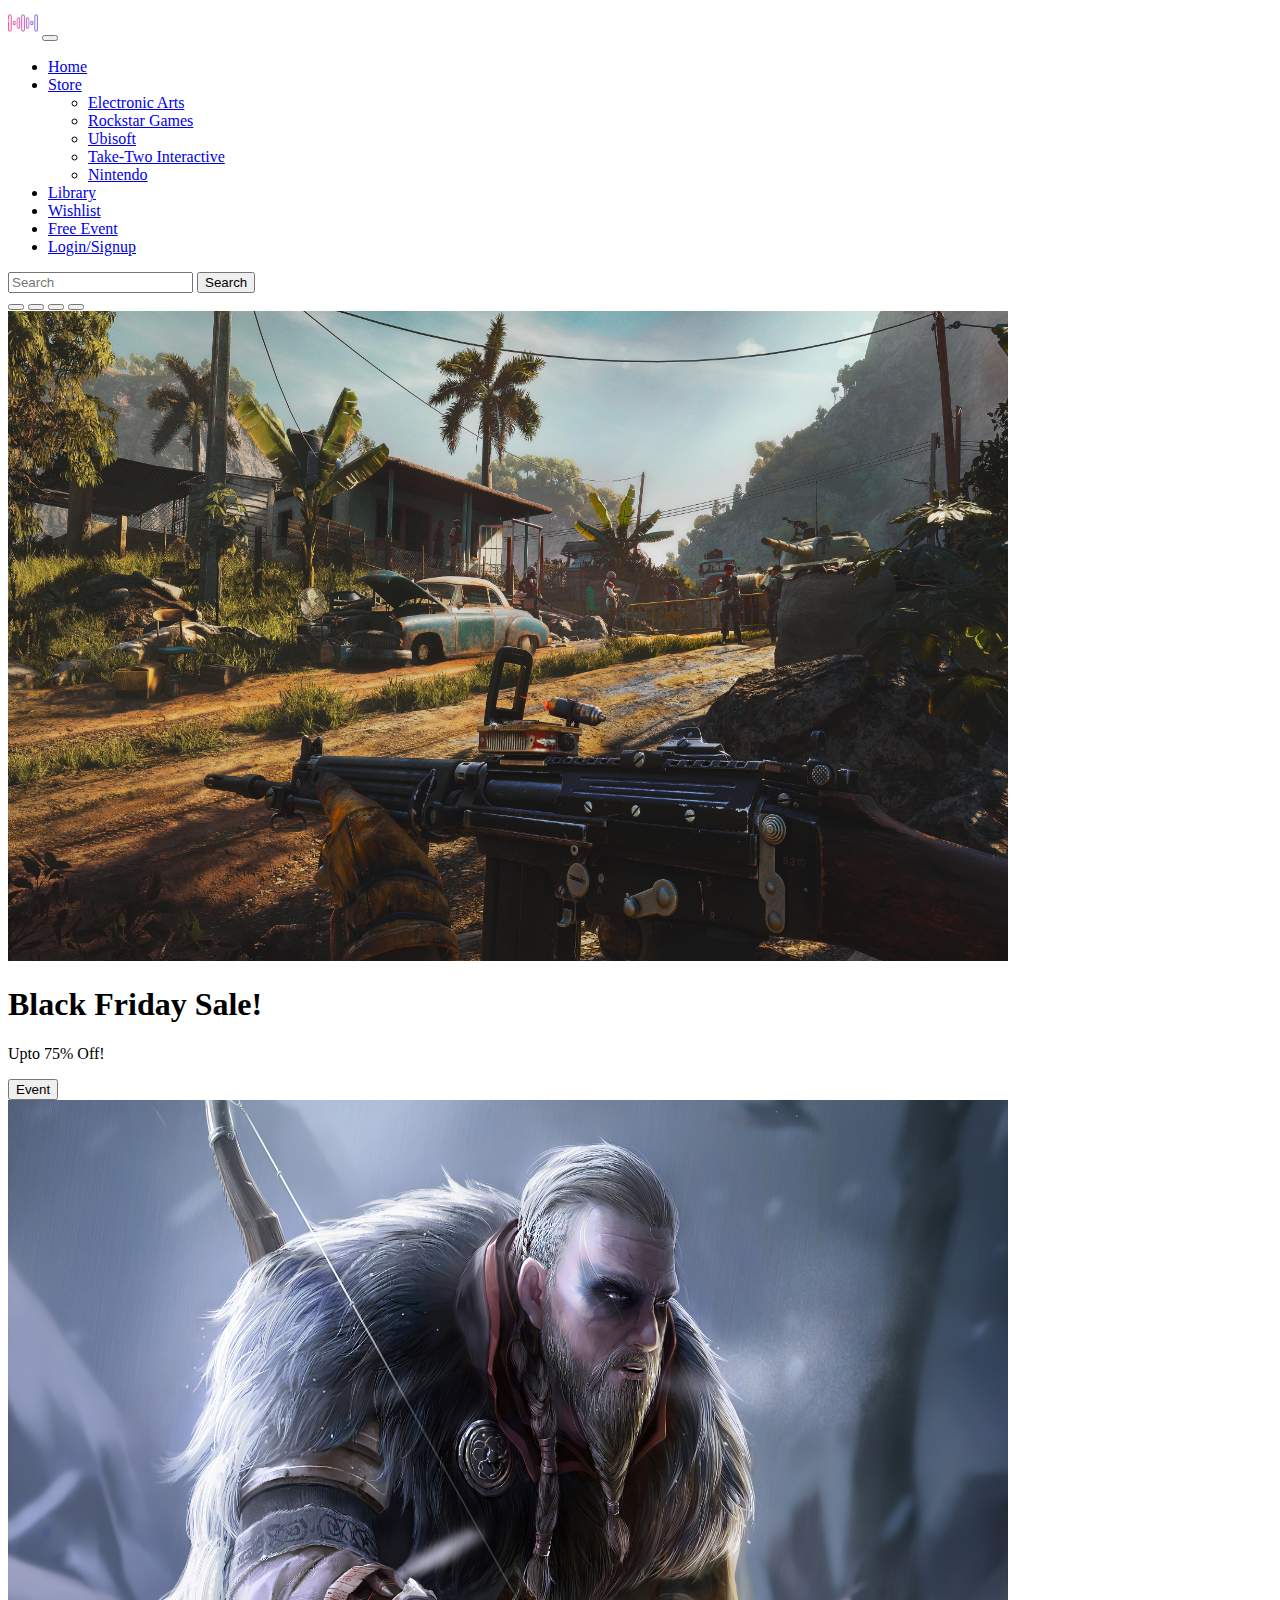
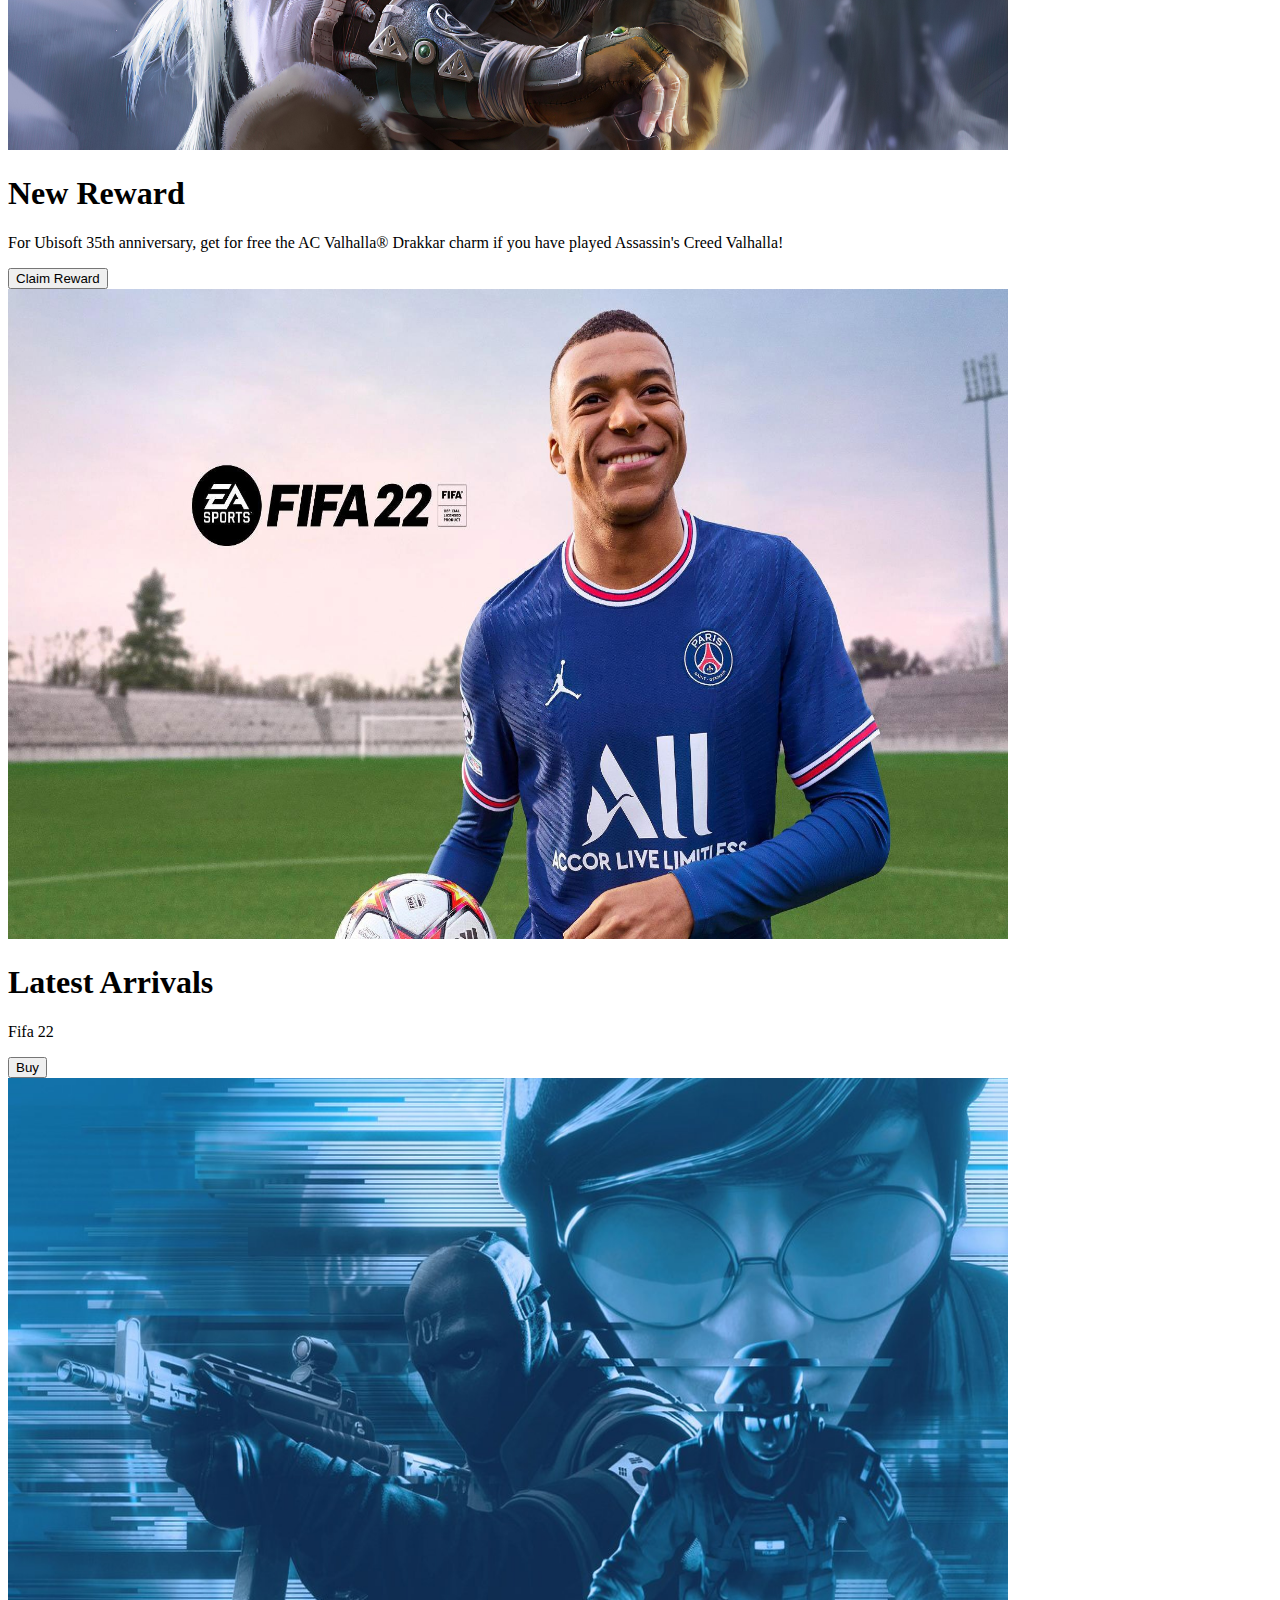
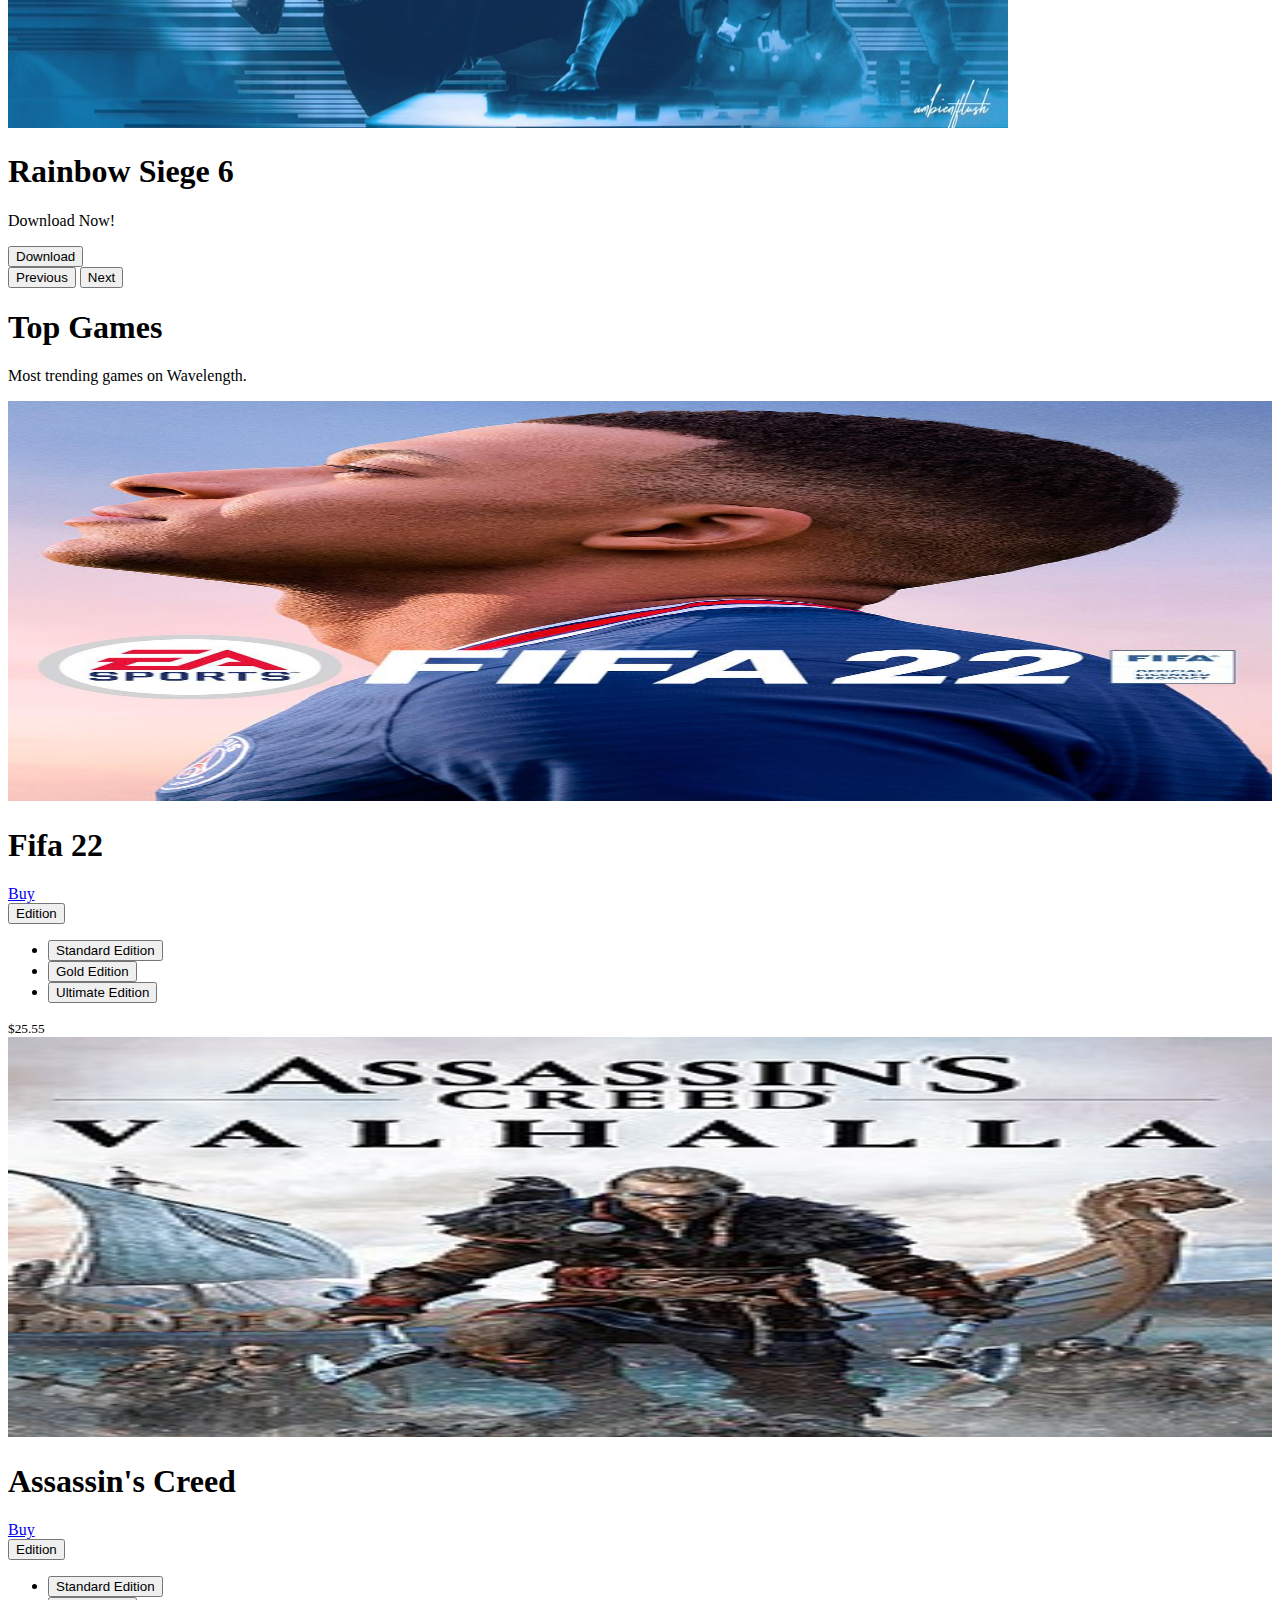
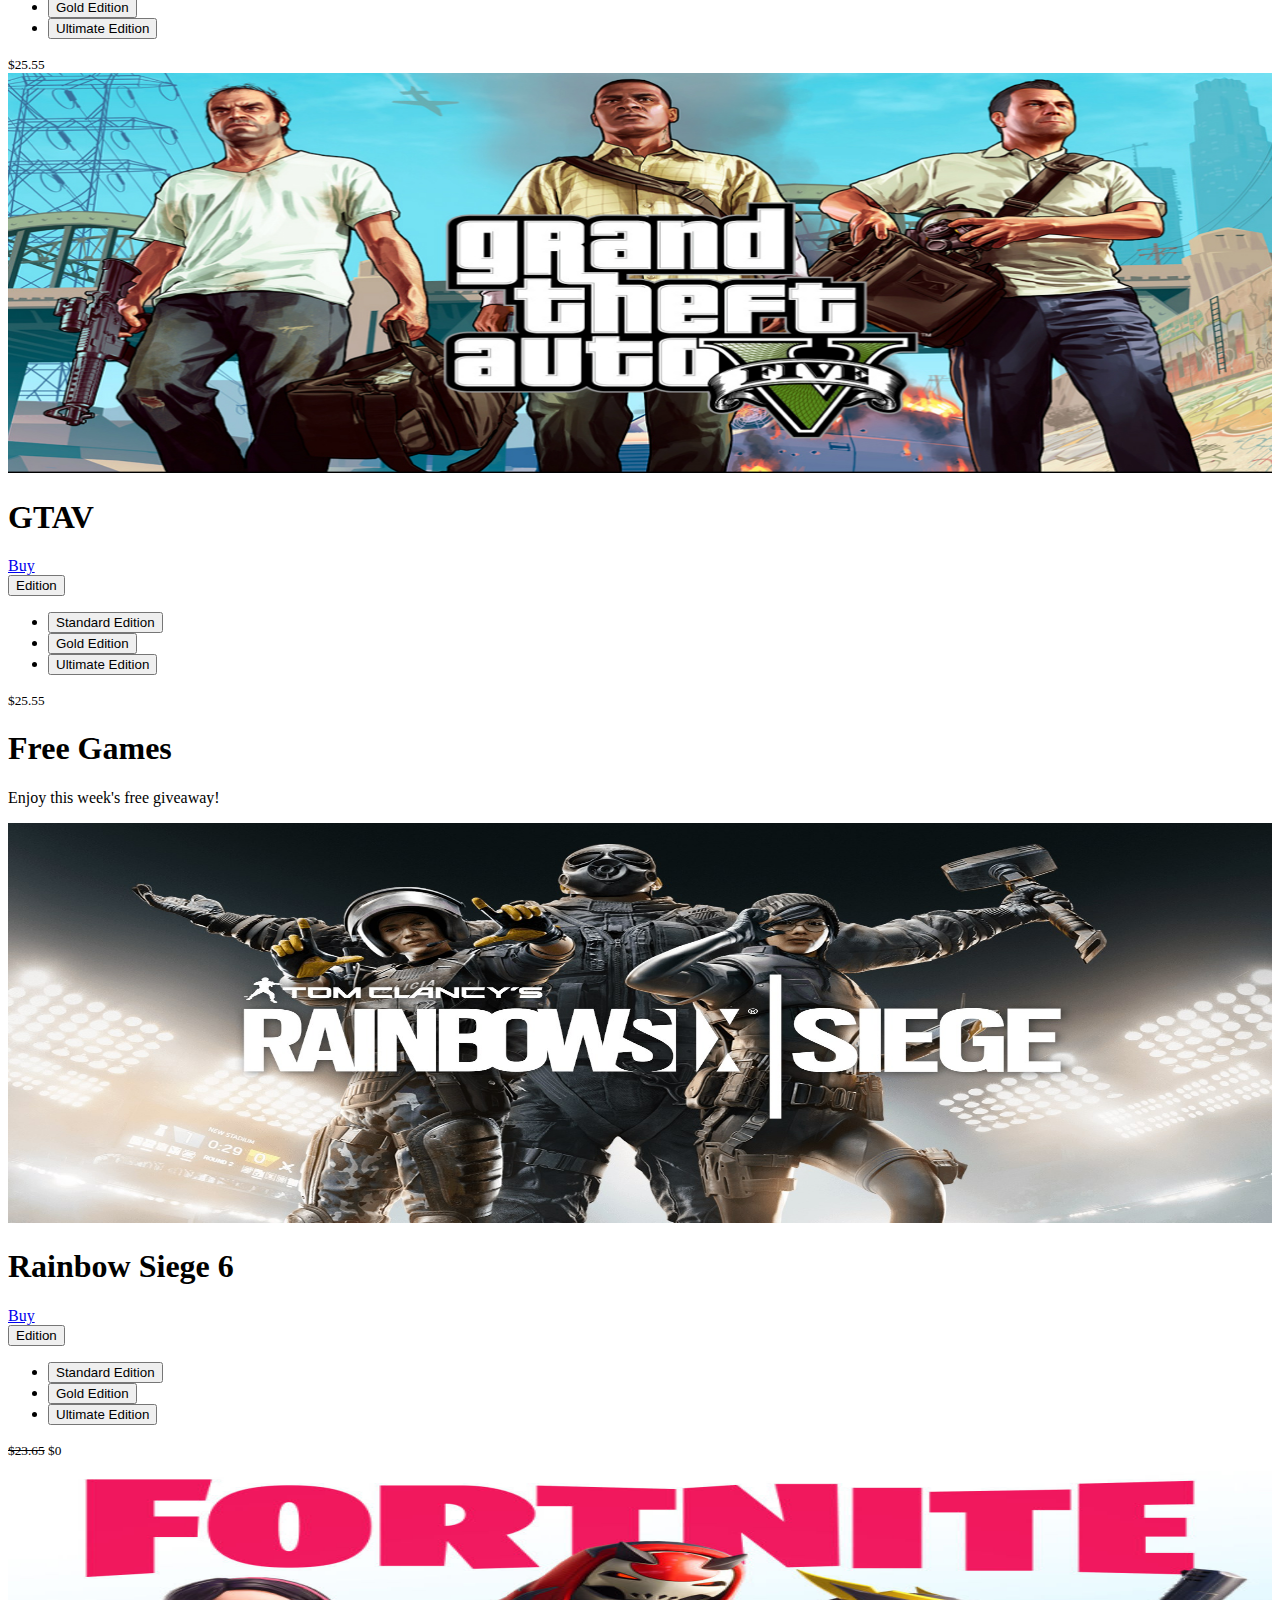
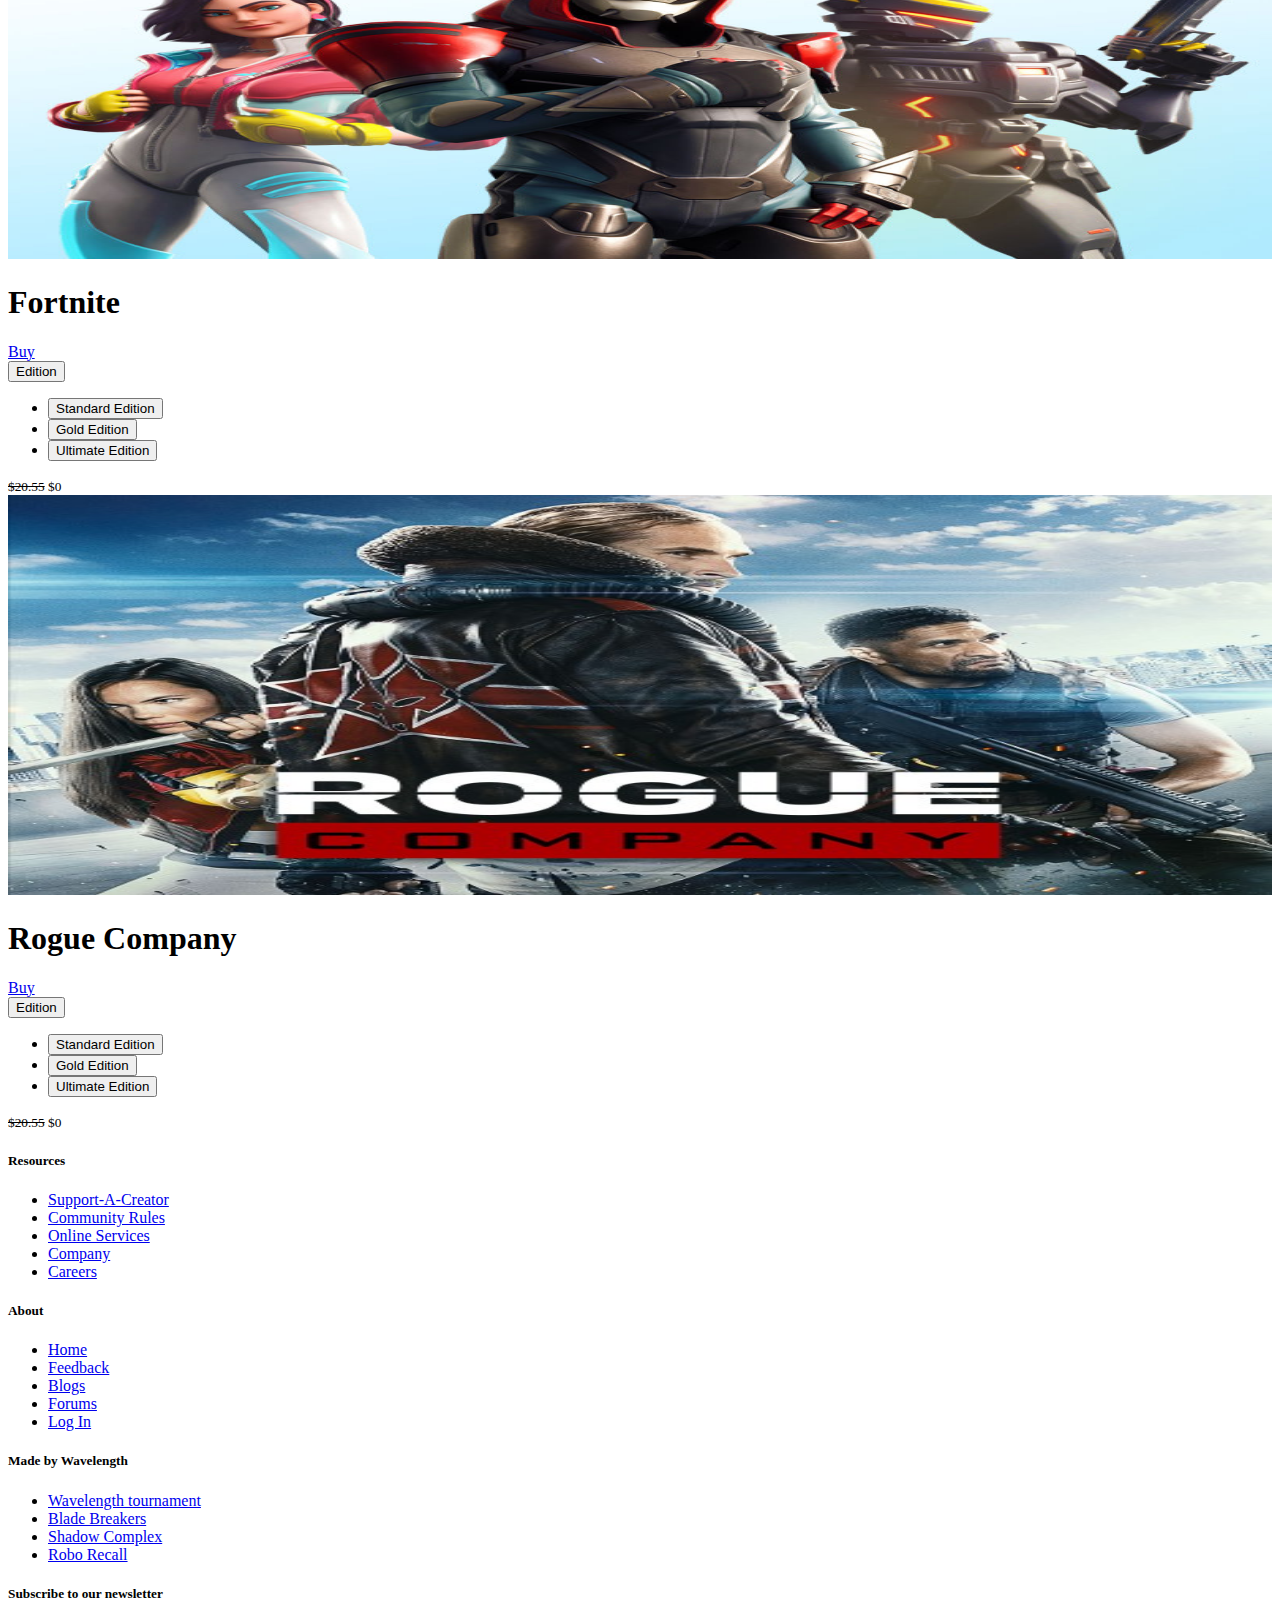
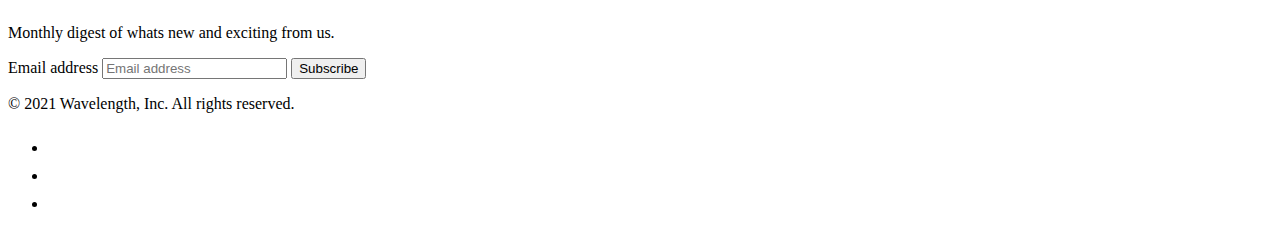
<file: index.html>
<!DOCTYPE html>
<html lang="en">
  <head>
    <!-- Required meta tags -->
    <meta charset="utf-8" />
    <meta name="viewport" content="width=device-width, initial-scale=1" />

    <!-- Bootstrap CSS -->
    <link
      href="https://cdn.jsdelivr.net/npm/bootstrap@5.1.3/dist/css/bootstrap.min.css"
      rel="stylesheet"
      integrity="sha384-1BmE4kWBq78iYhFldvKuhfTAU6auU8tT94WrHftjDbrCEXSU1oBoqyl2QvZ6jIW3"
      crossorigin="anonymous"
    />

    <title>Wavelength | Get in the game!</title>
  </head>
  <body>
    <nav
      class="navbar navbar-expand-lg fixed-top navbar-dark text-white bg-dark"
    >
      <div class="container-fluid">
        <a class="navbar-brand" href="#"
          ><img
            src="/CSS/Images/radio-waves.png"
            alt="Wave"
            height="30"
            width="30"
        /></a>
        <button
          class="navbar-toggler"
          type="button"
          data-bs-toggle="collapse"
          data-bs-target="#navbarSupportedContent"
          aria-controls="navbarSupportedContent"
          aria-expanded="false"
          aria-label="Toggle navigation"
        >
          <span class="navbar-toggler-icon"></span>
        </button>
        <div class="collapse navbar-collapse" id="navbarSupportedContent">
          <ul class="navbar-nav me-auto mb-2 mb-lg-0">
            <li class="nav-item">
              <a class="nav-link active" aria-current="page" href="#">Home</a>
            </li>
            
            <li class="nav-item dropdown">
              <a
                class="nav-link dropdown-toggle"
                href="#"
                id="navbarDropdown"
                role="button"
                data-bs-toggle="dropdown"
                aria-expanded="false"
              >
                Store
              </a>
              <ul class="dropdown-menu" aria-labelledby="navbarDropdown">
                <li>
                  <a class="dropdown-item" href="/electronicArts.html"
                    >Electronic Arts</a
                  >
                </li>
                <li><a class="dropdown-item" href="#">Rockstar Games</a></li>
                <li>
                  <a class="dropdown-item" href="#">Ubisoft</a>
                </li>
                <li>
                  <a class="dropdown-item" href="#">Take-Two Interactive</a>
                </li>
                <li><a class="dropdown-item" href="#">Nintendo</a></li>
                <!-- <li><hr class="dropdown-divider"></li> -->
              </ul>
            </li>
            <li class="nav-item">
              <a class="nav-link" href="/library.html">Library</a>
            </li>
            <li class="nav-item">
              <a class="nav-link" href="/wishlist.html">Wishlist</a>
            </li>
            <li class="nav-item">
              <a class="nav-link" href="#">Free Event</a>
            </li>
            <li class="nav-item">
              <a class="btn btn-primary" role="button" href="/login.html">Login/Signup</a>
            </li>
          </ul>
          <form class="d-flex">
            <input
              class="form-control me-2"
              type="search"
              placeholder="Search"
              aria-label="Search"
            />
            <button class="btn text-white btn-primary" type="submit">
              Search
            </button>
          </form>
        </div>
      </div>
    </nav>

    <div
      id="carouselExampleCaptions"
      class="carousel slide carousel-fade"
      data-bs-ride="carousel"
    >
      <div class="carousel-indicators">
        <button
          type="button"
          data-bs-target="#carouselExampleCaptions"
          data-bs-slide-to="0"
          class="active"
          aria-current="true"
          aria-label="Slide 1"
        ></button>
        <button
          type="button"
          data-bs-target="#carouselExampleCaptions"
          data-bs-slide-to="1"
          aria-label="Slide 2"
        ></button>
        <button
          type="button"
          data-bs-target="#carouselExampleCaptions"
          data-bs-slide-to="2"
          aria-label="Slide 3"
        ></button>
        <button
          type="button"
          data-bs-target="#carouselExampleCaptions"
          data-bs-slide-to="3"
          aria-label="Slide 4"
        ></button>
      </div>
      <div class="carousel-inner">
        <div class="carousel-item active">
          <img
            src="/CSS/Images/FarCry2.jpg"
            class="d-block w-100"
            alt="..."
            height="650"
            width="1000"
          />
          <div class="carousel-caption d-none d-md-block">
            <h1>Black Friday Sale!</h1>
            <p>Upto 75% Off!</p>
            <button class="btn btn-primary">Event</button>
          </div>
        </div>

        <div class="carousel-item">
          <img
            src="/CSS/Images/assassin'sCreed1.jpg"
            class="d-block w-100"
            alt="..."
            height="650"
            width="1000"
          />
          <div class="carousel-caption d-none d-md-block">
            <h1>New Reward</h1>
            <p>
              For Ubisoft 35th anniversary, get for free the AC Valhalla®
              Drakkar charm if you have played Assassin's Creed Valhalla!
            </p>
            <button class="btn btn-primary">Claim Reward</button>
          </div>
        </div>

        <div class="carousel-item">
          <img
            src="/CSS/Images/Fifa22_1.jpg"
            class="d-block w-100"
            alt="..."
            height="650"
            width="1000"
          />
          <div class="carousel-caption d-none d-md-block">
            <h1>Latest Arrivals</h1>
            <p>Fifa 22</p>
            <button class="btn btn-primary">Buy</button>
          </div>
        </div>

        <div class="carousel-item">
          <img
            src="/CSS/Images/Rainbowsiege1.jpg"
            class="d-block w-100"
            alt="..."
            height="650"
            width="1000"
          />
          <div class="carousel-caption d-none d-md-block">
            <h1>Rainbow Siege 6</h1>
            <p>Download Now!</p>
            <button class="btn btn-success">Download</button>
          </div>
        </div>
      </div>
      <button
        class="carousel-control-prev"
        type="button"
        data-bs-target="#carouselExampleCaptions"
        data-bs-slide="prev"
      >
        <span class="carousel-control-prev-icon" aria-hidden="true"></span>
        <span class="visually-hidden">Previous</span>
      </button>
      <button
        class="carousel-control-next"
        type="button"
        data-bs-target="#carouselExampleCaptions"
        data-bs-slide="next"
      >
        <span class="carousel-control-next-icon" aria-hidden="true"></span>
        <span class="visually-hidden">Next</span>
      </button>
    </div>

    <main class="bg-dark text-primary">
      <section class="py-3 text-center container">
        <div class="row py-lg-3">
          <div class="col-lg-6 col-md-8 mx-auto">
            <h1 class="fw-light">Top Games</h1>
            <p class="lead text-muted">
              Most trending games on Wavelength.
            </p>
          </div>
        </div>
      </section>

      <div class="album py-5 text-dark" >
        <div class="container">
          <div class="row row-cols-1 row-cols-sm-2 row-cols-md-3 g-3">
            <div class="col">
              <div class="card shadow-sm">
                <img src="/CSS/Images/thumb1Fifa.jpg" alt="" width="100%"
                height="400">

                <div class="card-body">
                  <p class="card-text text-center">
                    <h1>Fifa 22</h1>
                  </p>
                  <div
                    class="d-flex justify-content-between align-items-center"
                  >
                    <div class="btn-group">
                      <a class="btn btn-sm btn-primary" href="/fifa.html" role="button">Buy</a>
                      <div class="btn-group dropend ">
                        <button class="btn btn-secondary dropdown-toggle" type="button" id="dropdownMenu2" data-bs-toggle="dropdown" aria-expanded="false">
                          Edition
                        </button>
                        <ul class="dropdown-menu" aria-labelledby="dropdownMenu2">
                          <li><button class="dropdown-item active" type="button">Standard Edition</button></li>
                          <li><button class="dropdown-item" type="button">Gold Edition</button></li>
                          <li><button class="dropdown-item" type="button">Ultimate Edition</button></li>
                        </ul>
                      </div>
                    </div>
                    <small class="text-muted">$25.55</small>
                  </div>
                </div>
              </div>
            </div>
            <div class="col">
              <div class="card shadow-sm">
                <img src="/CSS/Images/thumb3ACValhalla.jpg" alt="" width="100%"
                height="400">

                <div class="card-body">
                  <p class="card-text">
                    <h1>Assassin's Creed</h1>
                  </p>
                  <div
                    class="d-flex justify-content-between align-items-center"
                  >
                    <div class="btn-group">
                      <a class="btn btn-sm btn-primary" href="/AssasinsCreed.html" role="button">Buy</a>
                      <div class="btn-group dropend ">
                        <button class="btn btn-secondary dropdown-toggle" type="button" id="dropdownMenu2" data-bs-toggle="dropdown" aria-expanded="false">
                          Edition
                        </button>
                        <ul class="dropdown-menu" aria-labelledby="dropdownMenu2">
                          <li><button class="dropdown-item active" type="button">Standard Edition</button></li>
                          <li><button class="dropdown-item" type="button">Gold Edition</button></li>
                          <li><button class="dropdown-item" type="button">Ultimate Edition</button></li>
                        </ul>
                      </div>
                    </div>
                    <small class="text-muted">$25.55</small>
                  </div>
                </div>
              </div>
            </div>
            <div class="col">
              <div class="card shadow-sm">
                <img src="/CSS/Images/thumb2gta-5.jpg" alt="" width="100%"
                height="400">

                <div class="card-body">
                  <p class="card-text">
                    <h1>GTAV</h1>
                  </p>
                  <div
                    class="d-flex justify-content-between align-items-center"
                  >
                    <div class="btn-group">
                      <a class="btn btn-sm btn-primary" href="/GTAV.html" role="button">Buy</a>

                      <div class="btn-group dropend ">
                        <button class="btn btn-secondary dropdown-toggle" type="button" id="dropdownMenu2" data-bs-toggle="dropdown" aria-expanded="false">
                          Edition
                        </button>
                        <ul class="dropdown-menu" aria-labelledby="dropdownMenu2">
                          <li><button class="dropdown-item active" type="button">Standard Edition</button></li>
                          <li><button class="dropdown-item" type="button">Gold Edition</button></li>
                          <li><button class="dropdown-item" type="button">Ultimate Edition</button></li>
                        </ul>
                      </div>
                    </div>
                    <small class="text-muted">$25.55</small>
                  </div>
                </div>
              </div>
            </div>
          </div>
        </div>
      </div>
    </main>

    <!-- <br> -->
    <!-- <hr class="dropdown-divider"> -->

    <main class="bg-dark text-primary border-top">
      <section class="py-3 text-center container">
        <div class="row py-lg-3">
          <div class="col-lg-6 col-md-8 mx-auto">
            <h1 class="fw-light">Free Games</h1>
            <p class="lead text-muted">
              Enjoy this week's free giveaway!
            </p>
          </div>
        </div>
      </section>

      <div class="album py-5 text-dark" >
        <div class="container">
          <div class="row row-cols-1 row-cols-sm-2 row-cols-md-3 g-3">
            <div class="col">
              <div class="card shadow-sm">
                <img src="/CSS/Images/Rainbowsiege2.jpg" alt="" width="100%"
                height="400">
                  <title>Placeholder</title>
                  <rect width="100%" height="100%" fill="#55595c"></rect>
                  <text x="50%" y="50%" fill="#eceeef" dy=".3em">
                  </text>
                </svg>

                <div class="card-body">
                  <p class="card-text text-center">
                    <h1>Rainbow Siege 6</h1>
                  </p>
                  <div
                    class="d-flex justify-content-between align-items-center"
                  >
                    <div class="btn-group">
                      <a class="btn btn-sm btn-primary" href="/RainbowSeige.html" role="button">Buy</a>

                      <div class="btn-group dropend ">
                        <button class="btn btn-secondary dropdown-toggle" type="button" id="dropdownMenu2" data-bs-toggle="dropdown" aria-expanded="false">
                          Edition
                        </button>
                        <ul class="dropdown-menu" aria-labelledby="dropdownMenu2">
                          <li><button class="dropdown-item active" type="button">Standard Edition</button></li>
                          <li><button class="dropdown-item" type="button">Gold Edition</button></li>
                          <li><button class="dropdown-item" type="button">Ultimate Edition</button></li>
                        </ul>
                      </div>
                    </div>
                    <small class="text-muted"><s>$23.65</s>&nbsp;$0</small>
                  </div>
                </div>
              </div>
            </div>
            <div class="col">
              <div class="card shadow-sm">
                <img src="/CSS/Images/Fortnite_CoverPage.jpg" alt="" width="100%"
                height="400">

                <div class="card-body">
                  <p class="card-text">
                    <h1>Fortnite</h1>
                  </p>
                  <div
                    class="d-flex justify-content-between align-items-center"
                  >
                    <div class="btn-group">
                      <a class="btn btn-sm btn-primary" href="/Fortnite.html" role="button">Buy</a>

                      <div class="btn-group dropend ">
                        <button class="btn btn-secondary dropdown-toggle" type="button" id="dropdownMenu2" data-bs-toggle="dropdown" aria-expanded="false">
                          Edition
                        </button>
                        <ul class="dropdown-menu" aria-labelledby="dropdownMenu2">
                          <li><button class="dropdown-item active" type="button">Standard Edition</button></li>
                          <li><button class="dropdown-item" type="button">Gold Edition</button></li>
                          <li><button class="dropdown-item" type="button">Ultimate Edition</button></li>
                        </ul>
                      </div>
                    </div>
                    <!-- <small class="text-muted"><del>$25.55</del><ins>$0</ins></small> -->
                    <small class="text-muted"><s>$20.55</s>&nbsp;$0</small>
                  </div>
                </div>
              </div>
            </div>
            <div class="col">
              <div class="card shadow-sm">
                <img src="/CSS/Images/Rogue_Company_CoverPage.jpg" alt="" width="100%"
                height="400">

                <div class="card-body">
                  <p class="card-text">
                    <h1>Rogue Company</h1>
                  </p>
                  <div
                    class="d-flex justify-content-between align-items-center"
                  >
                    <div class="btn-group">
                      <a class="btn btn-sm btn-primary" href="/RogueCompany.html" role="button">Buy</a>

                      <div class="btn-group dropend ">
                        <button class="btn btn-secondary dropdown-toggle" type="button" id="dropdownMenu2" data-bs-toggle="dropdown" aria-expanded="false">
                          Edition
                        </button>
                        <ul class="dropdown-menu" aria-labelledby="dropdownMenu2">
                          <li><button class="dropdown-item active" type="button">Standard Edition</button></li>
                          <li><button class="dropdown-item" type="button">Gold Edition</button></li>
                          <li><button class="dropdown-item" type="button">Ultimate Edition</button></li>
                        </ul>
                      </div>
                    </div>
                    <small class="text-muted"><s>$20.55</s>&nbsp;$0</small>
                  </div>
                </div>
              </div>
            </div>
          </div>
        </div>
      </div>
    </main>

    <div class="container">
      <footer class="py-5">
        <div class="row">
          <div class="col-2">
            <h5>Resources</h5>
            <ul class="nav flex-column">
              <li class="nav-item mb-2"><a href="#" class="nav-link p-0 text-muted">Support-A-Creator</a></li>
              <li class="nav-item mb-2"><a href="#" class="nav-link p-0 text-muted">Community Rules</a></li>
              <li class="nav-item mb-2"><a href="#" class="nav-link p-0 text-muted">Online Services</a></li>
              <li class="nav-item mb-2"><a href="#" class="nav-link p-0 text-muted">Company</a></li>
              <li class="nav-item mb-2"><a href="#" class="nav-link p-0 text-muted">Careers</a></li>
            </ul>
          </div>

          <div class="col-2">
            <h5>About</h5>
            <ul class="nav flex-column">
              <li class="nav-item mb-2"><a href="/home.html" class="nav-link p-0 text-muted">Home</a></li>
              <li class="nav-item mb-2"><a href="/feedback.html" class="nav-link p-0 text-muted">Feedback</a></li>
              <li class="nav-item mb-2"><a href="#" class="nav-link p-0 text-muted">Blogs</a></li>
              <li class="nav-item mb-2"><a href="#" class="nav-link p-0 text-muted">Forums</a></li>
              <li class="nav-item mb-2"><a href="/login.html" class="nav-link p-0 text-muted">Log In</a></li>
            </ul>
          </div>
    
          
    
          <div class="col-2">
            <h5>Made by Wavelength</h5>
            <ul class="nav flex-column">
              <li class="nav-item mb-2"><a href="#" class="nav-link p-0 text-muted">Wavelength tournament</a></li>
              <li class="nav-item mb-2"><a href="#" class="nav-link p-0 text-muted">Blade Breakers</a></li>
              <li class="nav-item mb-2"><a href="#" class="nav-link p-0 text-muted">Shadow Complex</a></li>
              <li class="nav-item mb-2"><a href="#" class="nav-link p-0 text-muted">Robo Recall</a></li>
              <!-- <li class="nav-item mb-2"><a href="#" class="nav-link p-0 text-muted">About</a></li> -->
            </ul>
          </div>
    
          <div class="col-4 offset-1">
            <form>
              <h5>Subscribe to our newsletter</h5>
              <p>Monthly digest of whats new and exciting from us.</p>
              <div class="d-flex w-100 gap-2">
                <label for="newsletter1" class="visually-hidden">Email address</label>
                <input id="newsletter1" type="text" class="form-control" placeholder="Email address">
                <button class="btn btn-primary" onclick="wishlistAlert()">
                  Subscribe
                </button>
                <script>
                  function wishlistAlert() {
                    alert(
                      "Thanks for subscibing to our newsletter."
                    );
                  }
                </script>
              </div>
            </form>
          </div>
        </div>
    
        <div class="d-flex justify-content-between py-4 my-4 border-top">
          <p>© 2021 Wavelength, Inc. All rights reserved.</p>
          <ul class="list-unstyled d-flex">
            <li class="ms-3"><a class="link-dark" href="#"><svg class="bi" width="24" height="24"><use xlink:href="#twitter"></use></svg></a></li>
            <li class="ms-3"><a class="link-dark" href="#"><svg class="bi" width="24" height="24"><use xlink:href="#instagram"></use></svg></a></li>
            <li class="ms-3"><a class="link-dark" href="#"><svg class="bi" width="24" height="24"><use xlink:href="#facebook"></use></svg></a></li>
          </ul>
        </div>
      </footer>
    </div>
    <!-- Optional JavaScript; choose one of the two! -->

    <!-- Option 1: Bootstrap Bundle with Popper -->
    <script
      src="https://cdn.jsdelivr.net/npm/bootstrap@5.1.3/dist/js/bootstrap.bundle.min.js"
      integrity="sha384-ka7Sk0Gln4gmtz2MlQnikT1wXgYsOg+OMhuP+IlRH9sENBO0LRn5q+8nbTov4+1p"
      crossorigin="anonymous"
    ></script>

    <!-- Option 2: Separate Popper and Bootstrap JS -->
    <!--
    <script src="https://cdn.jsdelivr.net/npm/@popperjs/core@2.10.2/dist/umd/popper.min.js" integrity="sha384-7+zCNj/IqJ95wo16oMtfsKbZ9ccEh31eOz1HGyDuCQ6wgnyJNSYdrPa03rtR1zdB" crossorigin="anonymous"></script>
    <script src="https://cdn.jsdelivr.net/npm/bootstrap@5.1.3/dist/js/bootstrap.min.js" integrity="sha384-QJHtvGhmr9XOIpI6YVutG+2QOK9T+ZnN4kzFN1RtK3zEFEIsxhlmWl5/YESvpZ13" crossorigin="anonymous"></script>
    -->
  </body>
</html>
</file>
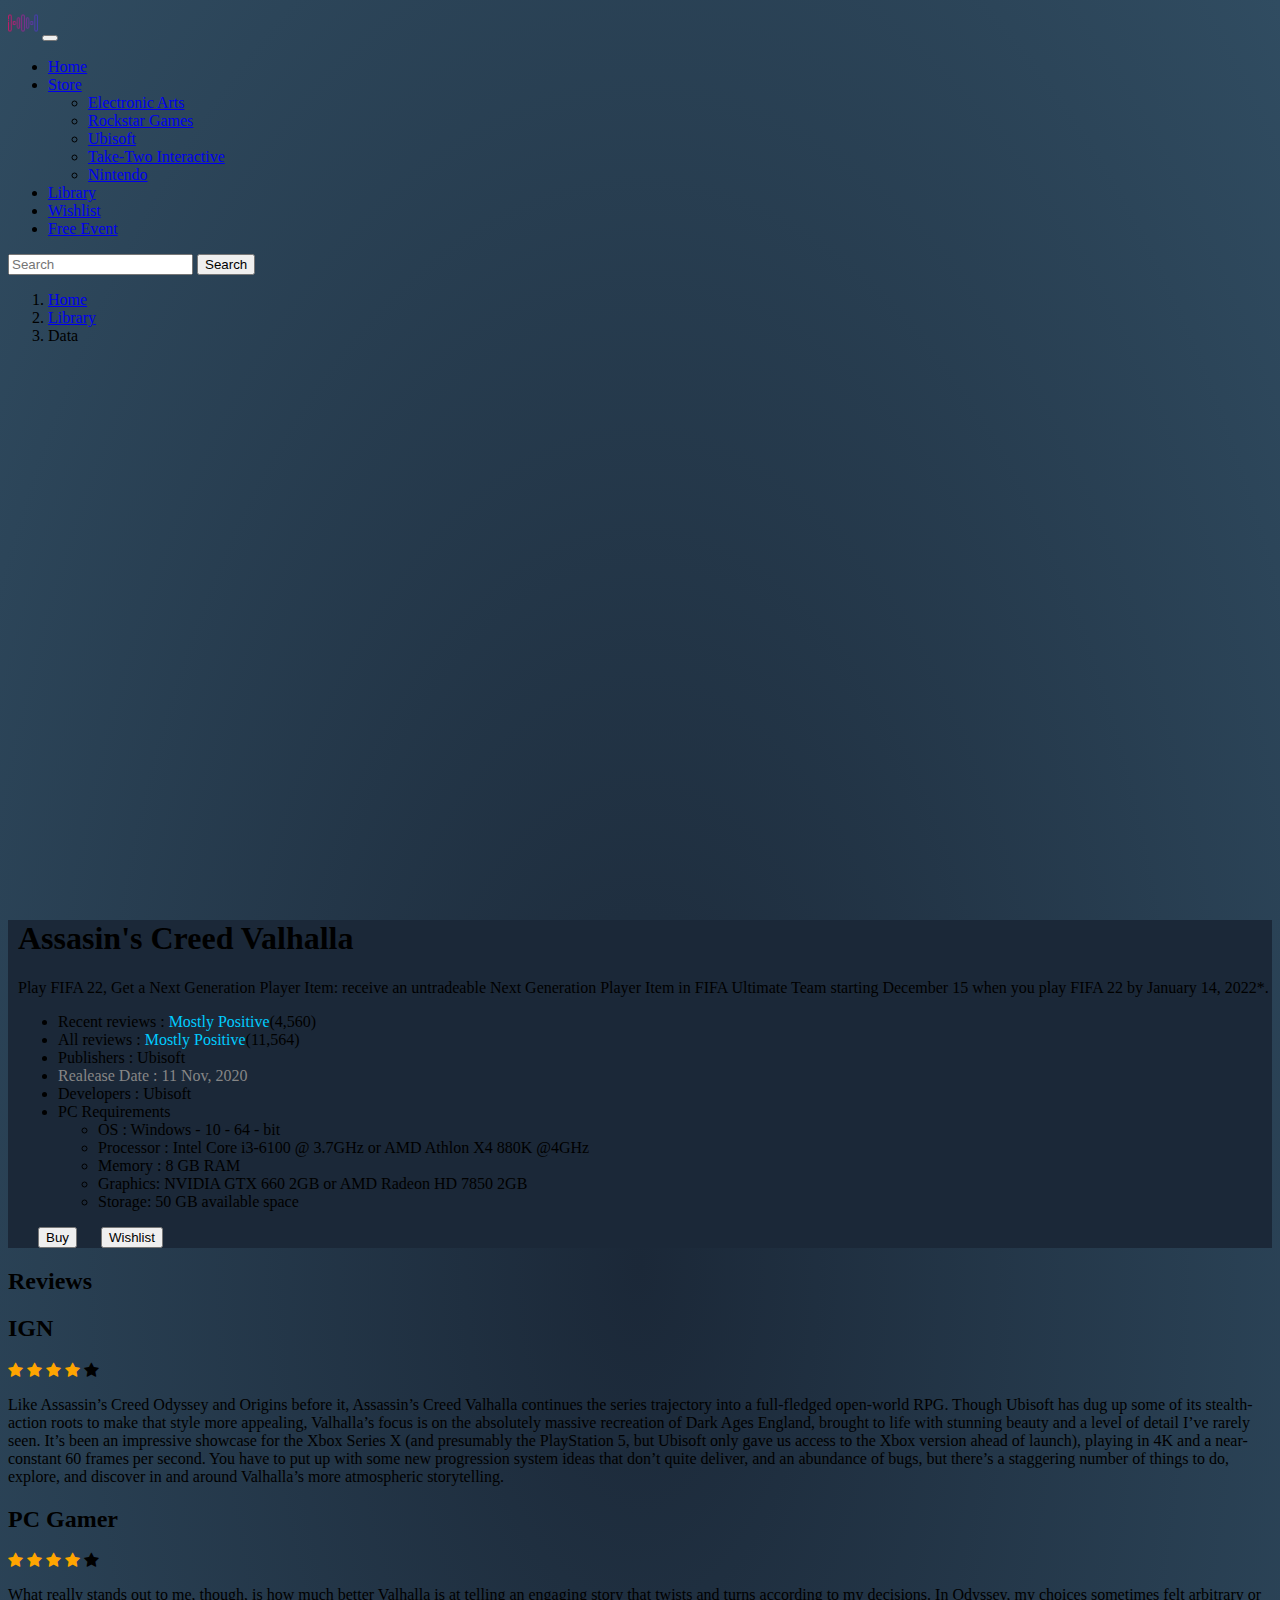
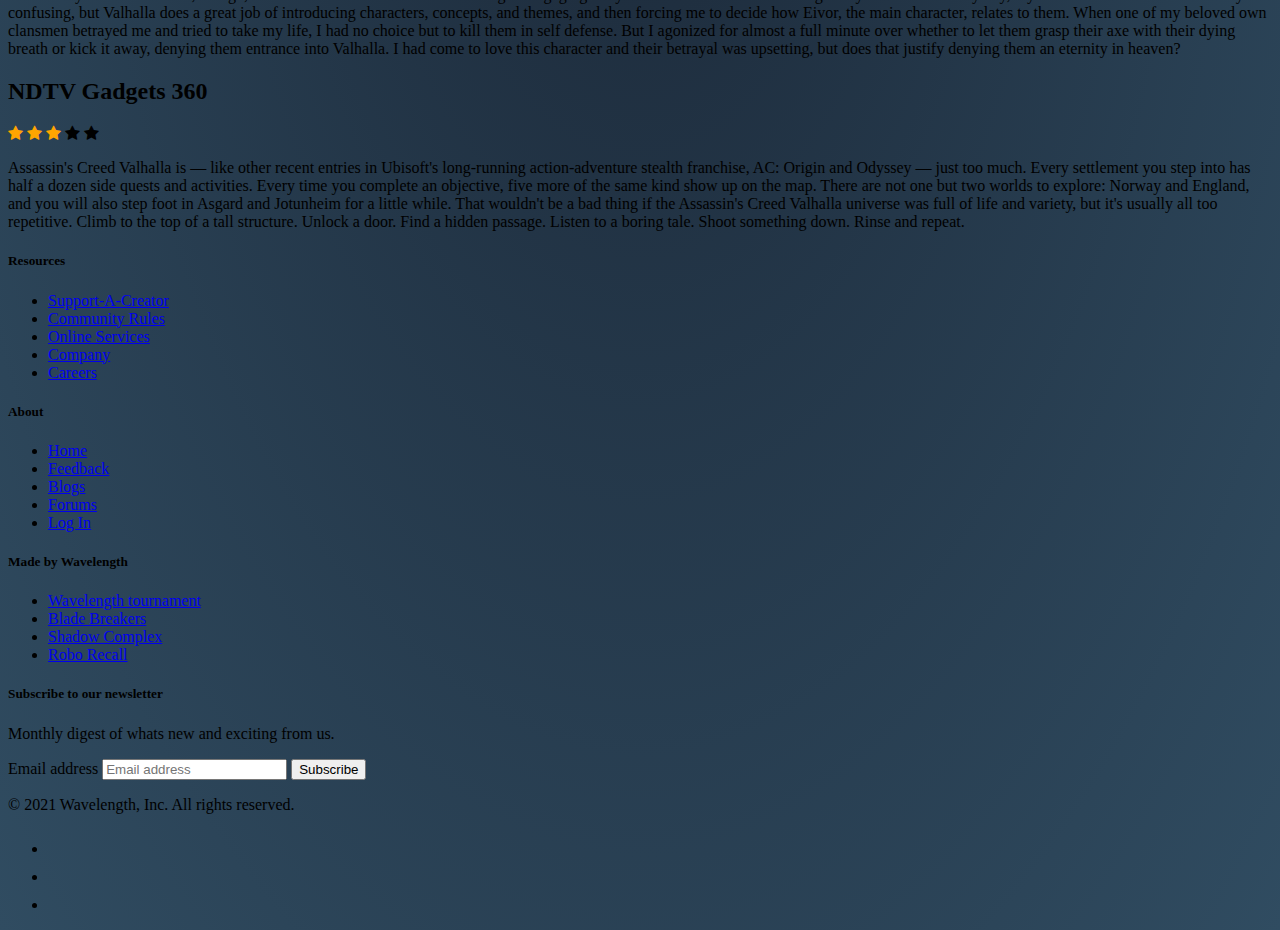
<file: AssasinsCreed.html>
<!DOCTYPE html>
<html lang="en">
  <head>
    <!-- Required meta tags -->
    <meta charset="utf-8" />
    <meta name="viewport" content="width=device-width, initial-scale=1" />

    <!-- Bootstrap CSS -->
    <link
      href="https://cdn.jsdelivr.net/npm/bootstrap@5.1.3/dist/css/bootstrap.min.css"
      rel="stylesheet"
      integrity="sha384-1BmE4kWBq78iYhFldvKuhfTAU6auU8tT94WrHftjDbrCEXSU1oBoqyl2QvZ6jIW3"
      crossorigin="anonymous"
    />

    <title>Wavelength | Get in the game!</title>
  </head>
  <body
    class="text-white"
    style="background: -webkit-radial-gradient(#1b2838, #304c61)"
  >
    <nav
      class="navbar navbar-expand-lg fixed-top navbar-dark text-white bg-dark"
    >
      <div class="container-fluid">
        <a class="navbar-brand" href="#"
          ><img
            src="/CSS/Images/radio-waves.png"
            alt="Wave"
            height="30"
            width="30"
        /></a>
        <button
          class="navbar-toggler"
          type="button"
          data-bs-toggle="collapse"
          data-bs-target="#navbarSupportedContent"
          aria-controls="navbarSupportedContent"
          aria-expanded="false"
          aria-label="Toggle navigation"
        >
          <span class="navbar-toggler-icon"></span>
        </button>
        <div class="collapse navbar-collapse" id="navbarSupportedContent">
          <ul class="navbar-nav me-auto mb-2 mb-lg-0">
            <li class="nav-item">
              <a class="nav-link" aria-current="page" href="/home.html">Home</a>
            </li>
            <li class="nav-item dropdown">
              <a
                class="nav-link active dropdown-toggle"
                href="#"
                id="navbarDropdown"
                role="button"
                data-bs-toggle="dropdown"
                aria-expanded="false"
              >
                Store
              </a>
              <ul class="dropdown-menu" aria-labelledby="navbarDropdown">
                <li>
                  <a class="dropdown-item" href="/electronicArts.html"
                    >Electronic Arts</a
                  >
                </li>
                <li><a class="dropdown-item" href="#">Rockstar Games</a></li>
                <li>
                  <a class="dropdown-item active" href="#">Ubisoft</a>
                </li>
                <li>
                  <a class="dropdown-item" href="#">Take-Two Interactive</a>
                </li>
                <li><a class="dropdown-item" href="#">Nintendo</a></li>
                <!-- <li><hr class="dropdown-divider"></li> -->
              </ul>
            </li>
            <li class="nav-item">
              <a class="nav-link" href="/library.html">Library</a>
            </li>
            <li class="nav-item">
              <a class="nav-link" href="/wishlist.html">Wishlist</a>
            </li>
            <li class="nav-item">
              <a class="nav-link" href="#">Free Event</a>
            </li>
          </ul>
          <form class="d-flex">
            <input
              class="form-control me-2"
              type="search"
              placeholder="Search"
              aria-label="Search"
            />
            <button class="btn text-white btn-primary" type="submit">
              Search
            </button>
          </form>
        </div>
      </div>
    </nav>

    <nav aria-label="breadcrumb">
      <ol class="breadcrumb">
        <li class="breadcrumb-item"><a href="/home.html">Home</a></li>
        <li class="breadcrumb-item"><a href="#">Library</a></li>
        <li class="breadcrumb-item active" aria-current="page">Data</li>
      </ol>
    </nav>
    <br />
    <br />

    <div class="container d-flex">
      <iframe
        width="2000"
        height="498"
        src="https://www.youtube.com/embed/ssrNcwxALS4"
        title="YouTube video player"
        frameborder="0"
        allow="accelerometer; autoplay; clipboard-write; encrypted-media; gyroscope; picture-in-picture"
        allowfullscreen
      ></iframe>
      <div
        class="contents"
        style="padding-left: 10px; background-color: #1b2838"
      >
        <h1>Assasin's Creed Valhalla</h1>
        <p>
          Play FIFA 22, Get a Next Generation Player Item: receive an
          untradeable Next Generation Player Item in FIFA Ultimate Team starting
          December 15 when you play FIFA 22 by January 14, 2022*.
        </p>
        <ul>
          <li>
            Recent reviews :
            <span style="color: rgb(0, 204, 255)">Mostly Positive</span>(4,560)
          </li>
          <li>
            All reviews :
            <span style="color: rgb(0, 204, 255)">Mostly Positive</span>(11,564)
          </li>
          <li>Publishers : Ubisoft</li>
          <li>
            <span style="color: #868686">Realease Date : 11 Nov, 2020</span>
          </li>
          <li>Developers : Ubisoft</li>
          <li>
            PC Requirements
            <ul>
              <li>OS : Windows - 10 - 64 - bit</li>
              <li>
                Processor : Intel Core i3-6100 @ 3.7GHz or AMD Athlon X4 880K
                @4GHz
              </li>
              <li>Memory : 8 GB RAM</li>
              <li>Graphics: NVIDIA GTX 660 2GB or AMD Radeon HD 7850 2GB</li>
              <li>Storage: 50 GB available space</li>
            </ul>
          </li>
        </ul>
        <a href="/checkout.html" style="text-decoration: none"
          ><button
            type="button"
            class="submit btn-success btn-lg"
            style="margin: 0px 20px"
          >
            Buy
          </button></a
        >
        <button class="btn-dark btn-lg" onclick="wishlistAlert()">
          Wishlist
        </button>
        <script>
          function wishlistAlert() {
            alert(
              "This item has been added to your wishlist. Go checkout the wishlist"
            );
            location.href = "/wishlist.html";
          }
        </script>
      </div>
    </div>

    <div class="container px-4 py-5 border-bottom" id="featured-3">
      <h2 class="pb-2 border-bottom">Reviews</h2>
      <div class="row g-4 py-5 row-cols-1 row-cols-lg-3">
        <div class="feature col">
          <h2>IGN</h2>
          <link
            rel="stylesheet"
            href="https://cdnjs.cloudflare.com/ajax/libs/font-awesome/4.7.0/css/font-awesome.min.css"
          />
          <span class="fa fa-star" style="color: orange"></span>
          <span class="fa fa-star" style="color: orange"></span>
          <span class="fa fa-star" style="color: orange"></span>
          <span class="fa fa-star" style="color: orange"></span>
          <span class="fa fa-star"></span>
          <p>
            Like Assassin’s Creed Odyssey and Origins before it, Assassin’s
            Creed Valhalla continues the series trajectory into a full-fledged
            open-world RPG. Though Ubisoft has dug up some of its stealth-action
            roots to make that style more appealing, Valhalla’s focus is on the
            absolutely massive recreation of Dark Ages England, brought to life
            with stunning beauty and a level of detail I’ve rarely seen. It’s
            been an impressive showcase for the Xbox Series X (and presumably
            the PlayStation 5, but Ubisoft only gave us access to the Xbox
            version ahead of launch), playing in 4K and a near-constant 60
            frames per second. You have to put up with some new progression
            system ideas that don’t quite deliver, and an abundance of bugs, but
            there’s a staggering number of things to do, explore, and discover
            in and around Valhalla’s more atmospheric storytelling.
          </p>
        </div>
        <div class="feature col">
          <h2>PC Gamer</h2>
          <link
            rel="stylesheet"
            href="https://cdnjs.cloudflare.com/ajax/libs/font-awesome/4.7.0/css/font-awesome.min.css"
          />
          <span class="fa fa-star" style="color: orange"></span>
          <span class="fa fa-star" style="color: orange"></span>
          <span class="fa fa-star" style="color: orange"></span>
          <span class="fa fa-star" style="color: orange"></span>
          <span class="fa fa-star"></span>
          <p>
            What really stands out to me, though, is how much better Valhalla is
            at telling an engaging story that twists and turns according to my
            decisions. In Odyssey, my choices sometimes felt arbitrary or
            confusing, but Valhalla does a great job of introducing characters,
            concepts, and themes, and then forcing me to decide how Eivor, the
            main character, relates to them. When one of my beloved own clansmen
            betrayed me and tried to take my life, I had no choice but to kill
            them in self defense. But I agonized for almost a full minute over
            whether to let them grasp their axe with their dying breath or kick
            it away, denying them entrance into Valhalla. I had come to love
            this character and their betrayal was upsetting, but does that
            justify denying them an eternity in heaven?
          </p>
        </div>
        <div class="feature col">
          <h2>NDTV Gadgets 360</h2>
          <link
            rel="stylesheet"
            href="https://cdnjs.cloudflare.com/ajax/libs/font-awesome/4.7.0/css/font-awesome.min.css"
          />
          <span class="fa fa-star" style="color: orange"></span>
          <span class="fa fa-star" style="color: orange"></span>
          <span class="fa fa-star" style="color: orange"></span>
          <span class="fa fa-star"></span>
          <span class="fa fa-star"></span>
          <p>
            Assassin's Creed Valhalla is — like other recent entries in
            Ubisoft's long-running action-adventure stealth franchise, AC:
            Origin and Odyssey — just too much. Every settlement you step into
            has half a dozen side quests and activities. Every time you complete
            an objective, five more of the same kind show up on the map. There
            are not one but two worlds to explore: Norway and England, and you
            will also step foot in Asgard and Jotunheim for a little while. That
            wouldn't be a bad thing if the Assassin's Creed Valhalla universe
            was full of life and variety, but it's usually all too repetitive.
            Climb to the top of a tall structure. Unlock a door. Find a hidden
            passage. Listen to a boring tale. Shoot something down. Rinse and
            repeat.
          </p>
        </div>
      </div>
    </div>

    <div class="container">
      <footer class="py-5">
        <div class="row">
          <div class="col-2">
            <h5>Resources</h5>
            <ul class="nav flex-column">
              <li class="nav-item mb-2">
                <a href="#" class="nav-link p-0 text-muted"
                  >Support-A-Creator</a
                >
              </li>
              <li class="nav-item mb-2">
                <a href="#" class="nav-link p-0 text-muted">Community Rules</a>
              </li>
              <li class="nav-item mb-2">
                <a href="#" class="nav-link p-0 text-muted">Online Services</a>
              </li>
              <li class="nav-item mb-2">
                <a href="#" class="nav-link p-0 text-muted">Company</a>
              </li>
              <li class="nav-item mb-2">
                <a href="#" class="nav-link p-0 text-muted">Careers</a>
              </li>
            </ul>
          </div>

          <div class="col-2">
            <h5>About</h5>
            <ul class="nav flex-column">
              <li class="nav-item mb-2">
                <a href="/home.html" class="nav-link p-0 text-muted">Home</a>
              </li>
              <li class="nav-item mb-2">
                <a href="/feedback.html" class="nav-link p-0 text-muted"
                  >Feedback</a
                >
              </li>
              <li class="nav-item mb-2">
                <a href="#" class="nav-link p-0 text-muted">Blogs</a>
              </li>
              <li class="nav-item mb-2">
                <a href="#" class="nav-link p-0 text-muted">Forums</a>
              </li>
              <li class="nav-item mb-2">
                <a href="/login.html" class="nav-link p-0 text-muted">Log In</a>
              </li>
            </ul>
          </div>

          <div class="col-2">
            <h5>Made by Wavelength</h5>
            <ul class="nav flex-column">
              <li class="nav-item mb-2">
                <a href="#" class="nav-link p-0 text-muted"
                  >Wavelength tournament</a
                >
              </li>
              <li class="nav-item mb-2">
                <a href="#" class="nav-link p-0 text-muted">Blade Breakers</a>
              </li>
              <li class="nav-item mb-2">
                <a href="#" class="nav-link p-0 text-muted">Shadow Complex</a>
              </li>
              <li class="nav-item mb-2">
                <a href="#" class="nav-link p-0 text-muted">Robo Recall</a>
              </li>
              <!-- <li class="nav-item mb-2"><a href="#" class="nav-link p-0 text-muted">About</a></li> -->
            </ul>
          </div>

          <div class="col-4 offset-1">
            <form>
              <h5>Subscribe to our newsletter</h5>
              <p>Monthly digest of whats new and exciting from us.</p>
              <div class="d-flex w-100 gap-2">
                <label for="newsletter1" class="visually-hidden"
                  >Email address</label
                >
                <input
                  id="newsletter1"
                  type="text"
                  class="form-control"
                  placeholder="Email address"
                />
                <button class="btn btn-primary" type="button">Subscribe</button>
              </div>
            </form>
          </div>
        </div>

        <div class="d-flex justify-content-between py-4 my-4 border-top">
          <p>© 2021 Wavelength, Inc. All rights reserved.</p>
          <ul class="list-unstyled d-flex">
            <li class="ms-3">
              <a class="link-dark" href="#"
                ><svg class="bi" width="24" height="24">
                  <use xlink:href="#twitter"></use></svg
              ></a>
            </li>
            <li class="ms-3">
              <a class="link-dark" href="#"
                ><svg class="bi" width="24" height="24">
                  <use xlink:href="#instagram"></use></svg
              ></a>
            </li>
            <li class="ms-3">
              <a class="link-dark" href="#"
                ><svg class="bi" width="24" height="24">
                  <use xlink:href="#facebook"></use></svg
              ></a>
            </li>
          </ul>
        </div>
      </footer>
    </div>

    <!-- <div class="row featurette d-flex justify-content-between align-items-center">
        <div class="col-md-7 order-md-2">
          <h1 class="featurette-heading">Fifa 22</h1>
          <p class="lead"></p>
        </div>
        <div class="col-md-5 order-md-1">
          <img class="bd-placeholder-img bd-placeholder-img-lg featurette-image img-fluid mx-auto" width="500" height="500" xmlns="http://www.w3.org/2000/svg" role="img" aria-label="Placeholder: 500x500" preserveAspectRatio="xMidYMid slice" focusable="false"><title>Placeholder</title><rect width="100%" height="100%" fill="#eee"></rect><text x="50%" y="50%" fill="#aaa" dy=".3em">500x500</text></img>
  
        </div>
    </div> -->
    <!-- Optional JavaScript; choose one of the two! -->

    <!-- Option 1: Bootstrap Bundle with Popper -->
    <script
      src="https://cdn.jsdelivr.net/npm/bootstrap@5.1.3/dist/js/bootstrap.bundle.min.js"
      integrity="sha384-ka7Sk0Gln4gmtz2MlQnikT1wXgYsOg+OMhuP+IlRH9sENBO0LRn5q+8nbTov4+1p"
      crossorigin="anonymous"
    ></script>

    <!-- Option 2: Separate Popper and Bootstrap JS -->
    <!--
    <script src="https://cdn.jsdelivr.net/npm/@popperjs/core@2.10.2/dist/umd/popper.min.js" integrity="sha384-7+zCNj/IqJ95wo16oMtfsKbZ9ccEh31eOz1HGyDuCQ6wgnyJNSYdrPa03rtR1zdB" crossorigin="anonymous"></script>
    <script src="https://cdn.jsdelivr.net/npm/bootstrap@5.1.3/dist/js/bootstrap.min.js" integrity="sha384-QJHtvGhmr9XOIpI6YVutG+2QOK9T+ZnN4kzFN1RtK3zEFEIsxhlmWl5/YESvpZ13" crossorigin="anonymous"></script>
    -->
  </body>
</html>
</file>
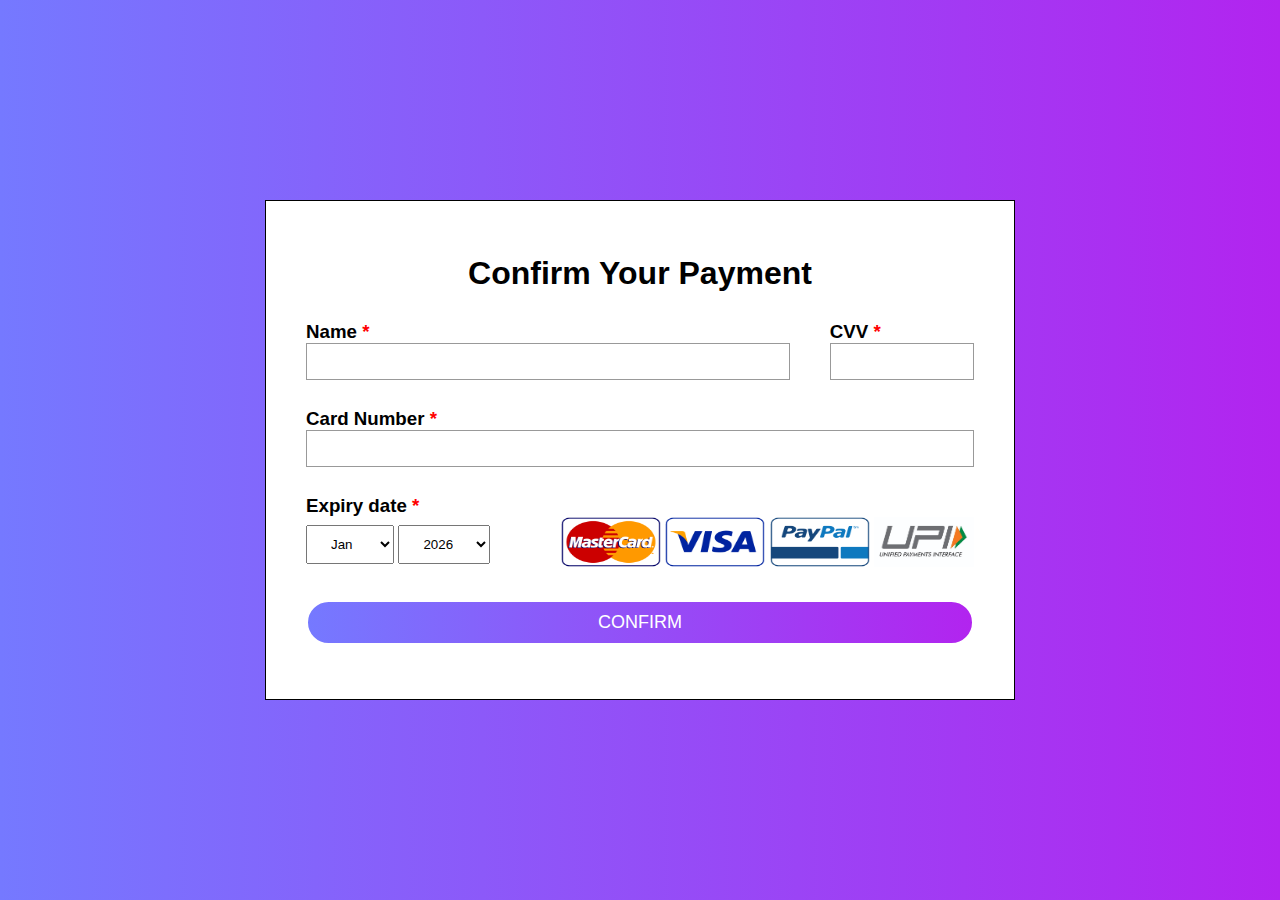
<file: checkout.html>
<!DOCTYPE html>
<html lang="en">
  <head>
    <meta charset="UTF-8" />
    <title>Payment Form</title>
    <link rel="stylesheet" href="/CSS/checkoutpage.css" />
    <link rel="preconnect" href="https://fonts.gstatic.com" />
    <link
      href="https://fonts.googleapis.com/css2?family=Poppins:wght@400;500;600;700&display=swap"
      rel="stylesheet"
    />
  </head>
  <body>
    <div class="container">
      <h1>Confirm Your Payment</h1>
      <div class="first-row">
        <div class="owner">
          <h3>Name <span style="color: red">*</span></h3>
          <div class="input-field">
            <input type="text" />
          </div>
        </div>
        <div class="cvv">
          <h3>CVV <span style="color: red">*</span></h3>
          <div class="input-field">
            <input type="password" />
          </div>
        </div>
      </div>
      <div class="second-row">
        <div class="card-number">
          <h3>Card Number <span style="color: red">*</span></h3>
          <div class="input-field">
            <input type="text" />
          </div>
        </div>
      </div>
      <div class="third-row">
        <h3>Expiry date <span style="color: red">*</span></h3>
        <div class="selection">
          <div class="date">
            <select name="months" id="months">
              <option value="Jan">Jan</option>
              <option value="Feb">Feb</option>
              <option value="Mar">Mar</option>
              <option value="Apr">Apr</option>
              <option value="May">May</option>
              <option value="Jun">Jun</option>
              <option value="Jul">Jul</option>
              <option value="Aug">Aug</option>
              <option value="Sep">Sep</option>
              <option value="Oct">Oct</option>
              <option value="Nov">Nov</option>
              <option value="Dec">Dec</option>
            </select>
            <select name="years" id="years">
              <option value="2020">2026</option>
              <option value="2020">2025</option>
              <option value="2019">2024</option>
              <option value="2018">2023</option>
              <option value="2018">2022</option>
              
            </select>
          </div>
          <div class="cards">
            <img src="/CSS/Images/Icons/mc.png"  alt="" />
            <img src="/CSS/Images/Icons/vi.png" alt="" />
            <img src="/CSS/Images/Icons/pp.png" alt="" />
            <img src="/CSS/Images/Icons/upi logo.jpg" alt="">
          </div>
        </div>
      </div>
      <button type="submit" onclick="EmailAlert()">Confirm</button>
    </div>
    <script>
      function EmailAlert() {
        if (confirm("Do you want to confirm the payment?")) {
          alert("An email receipt has been sent to your email.");
          location.href = "/home.html";
        }
      }
    </script>
  </body>
</html>
</file>
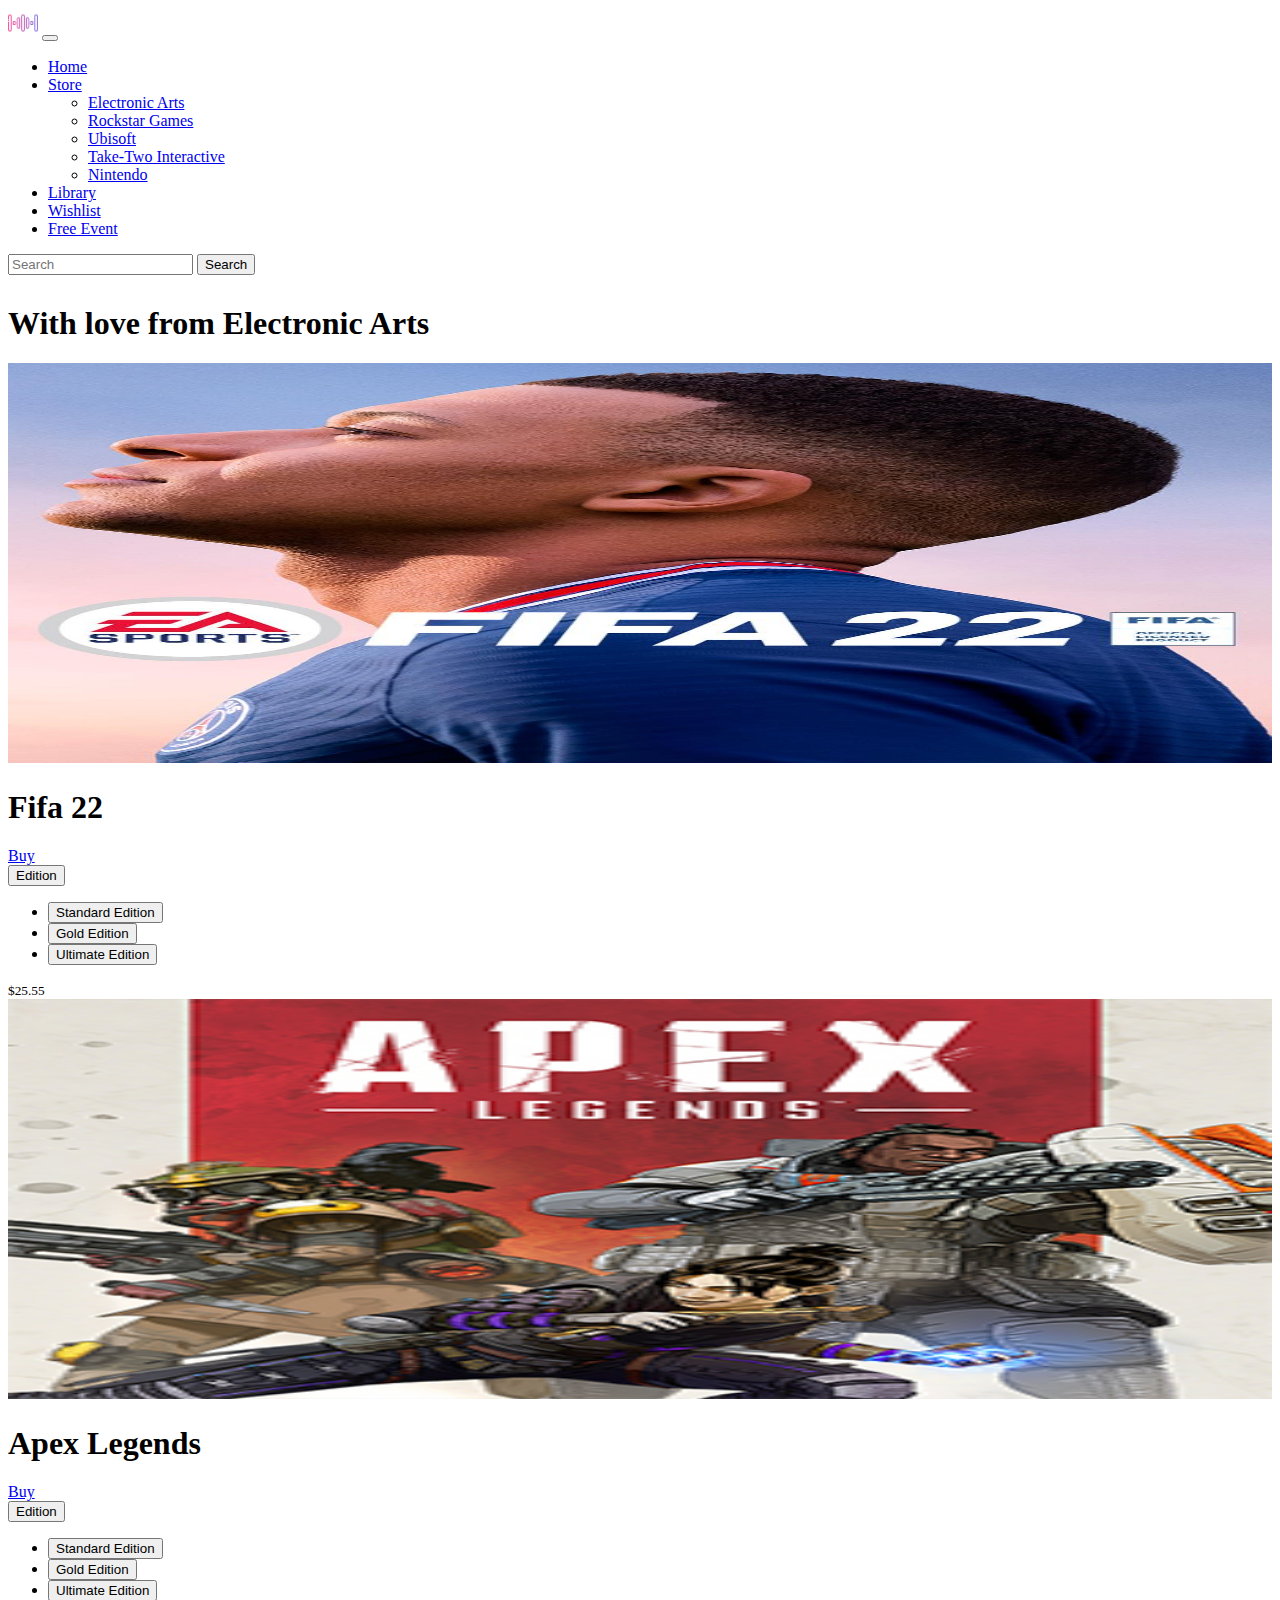
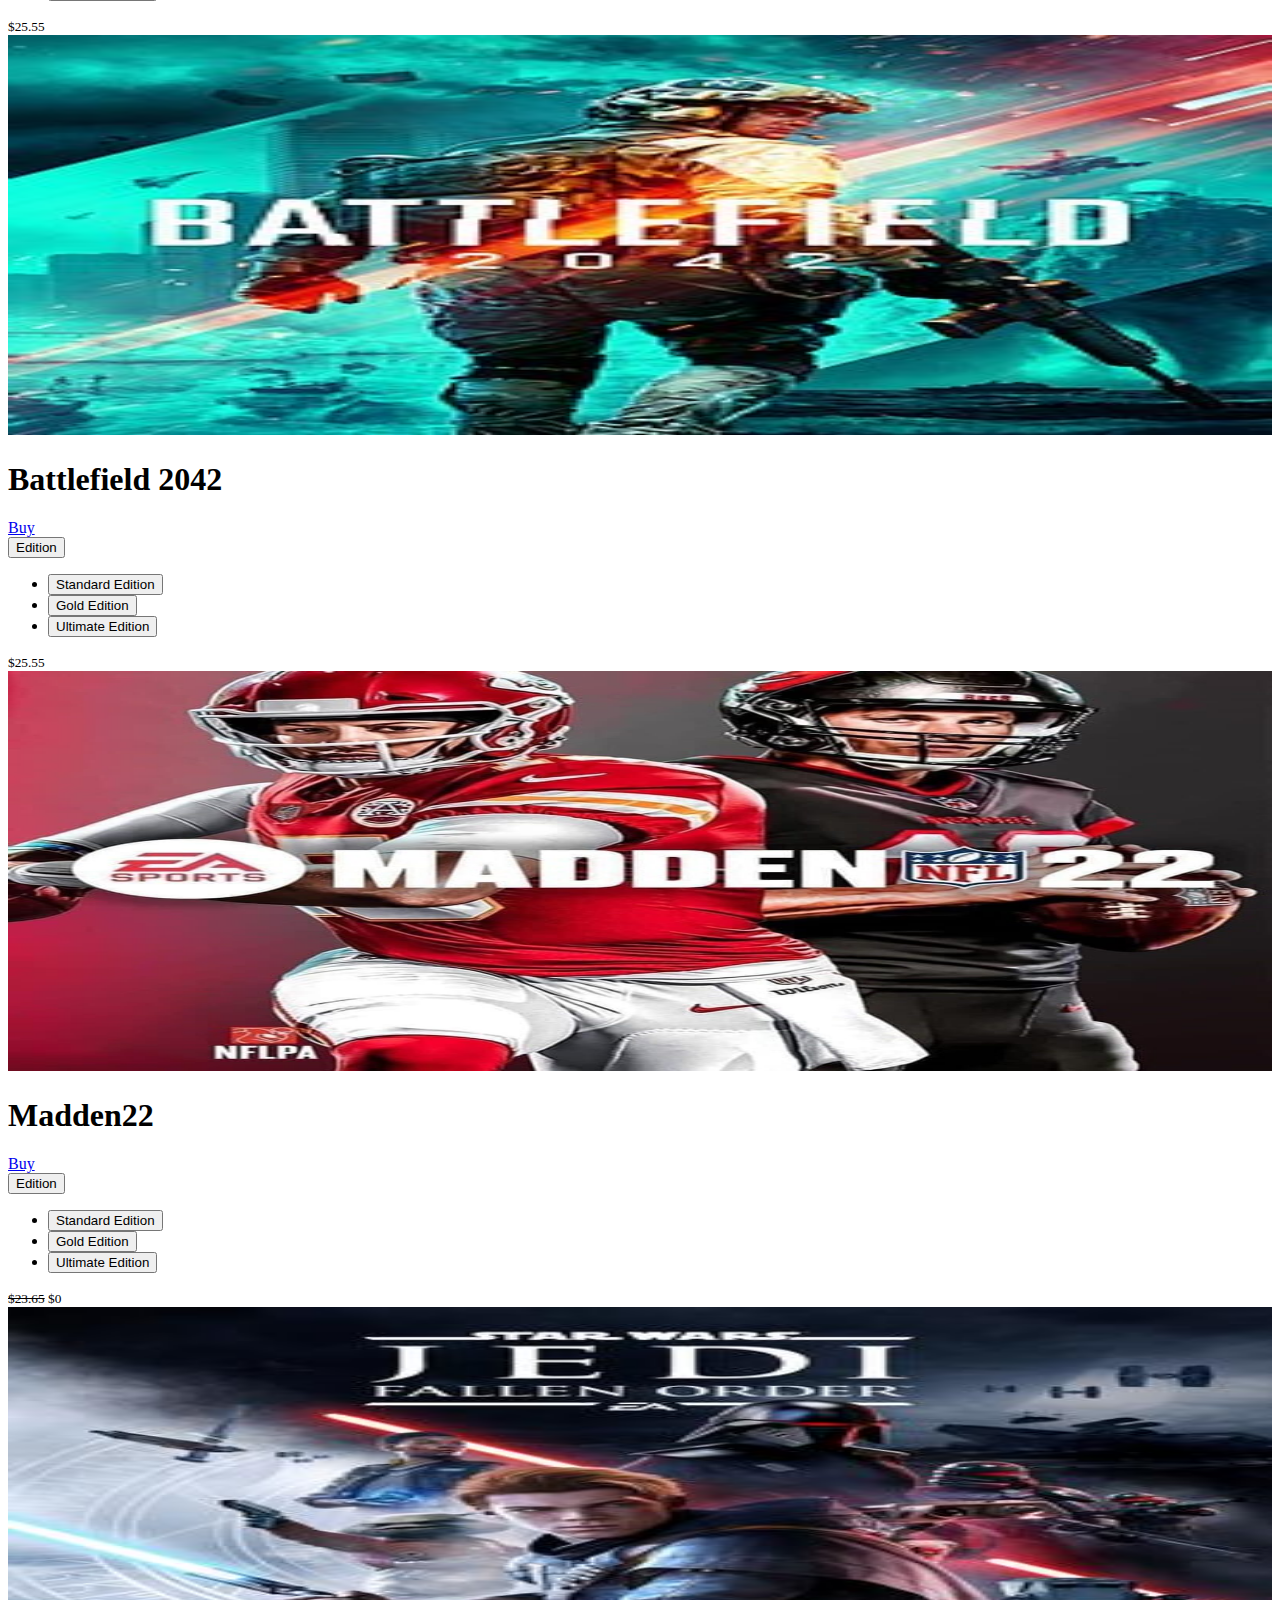
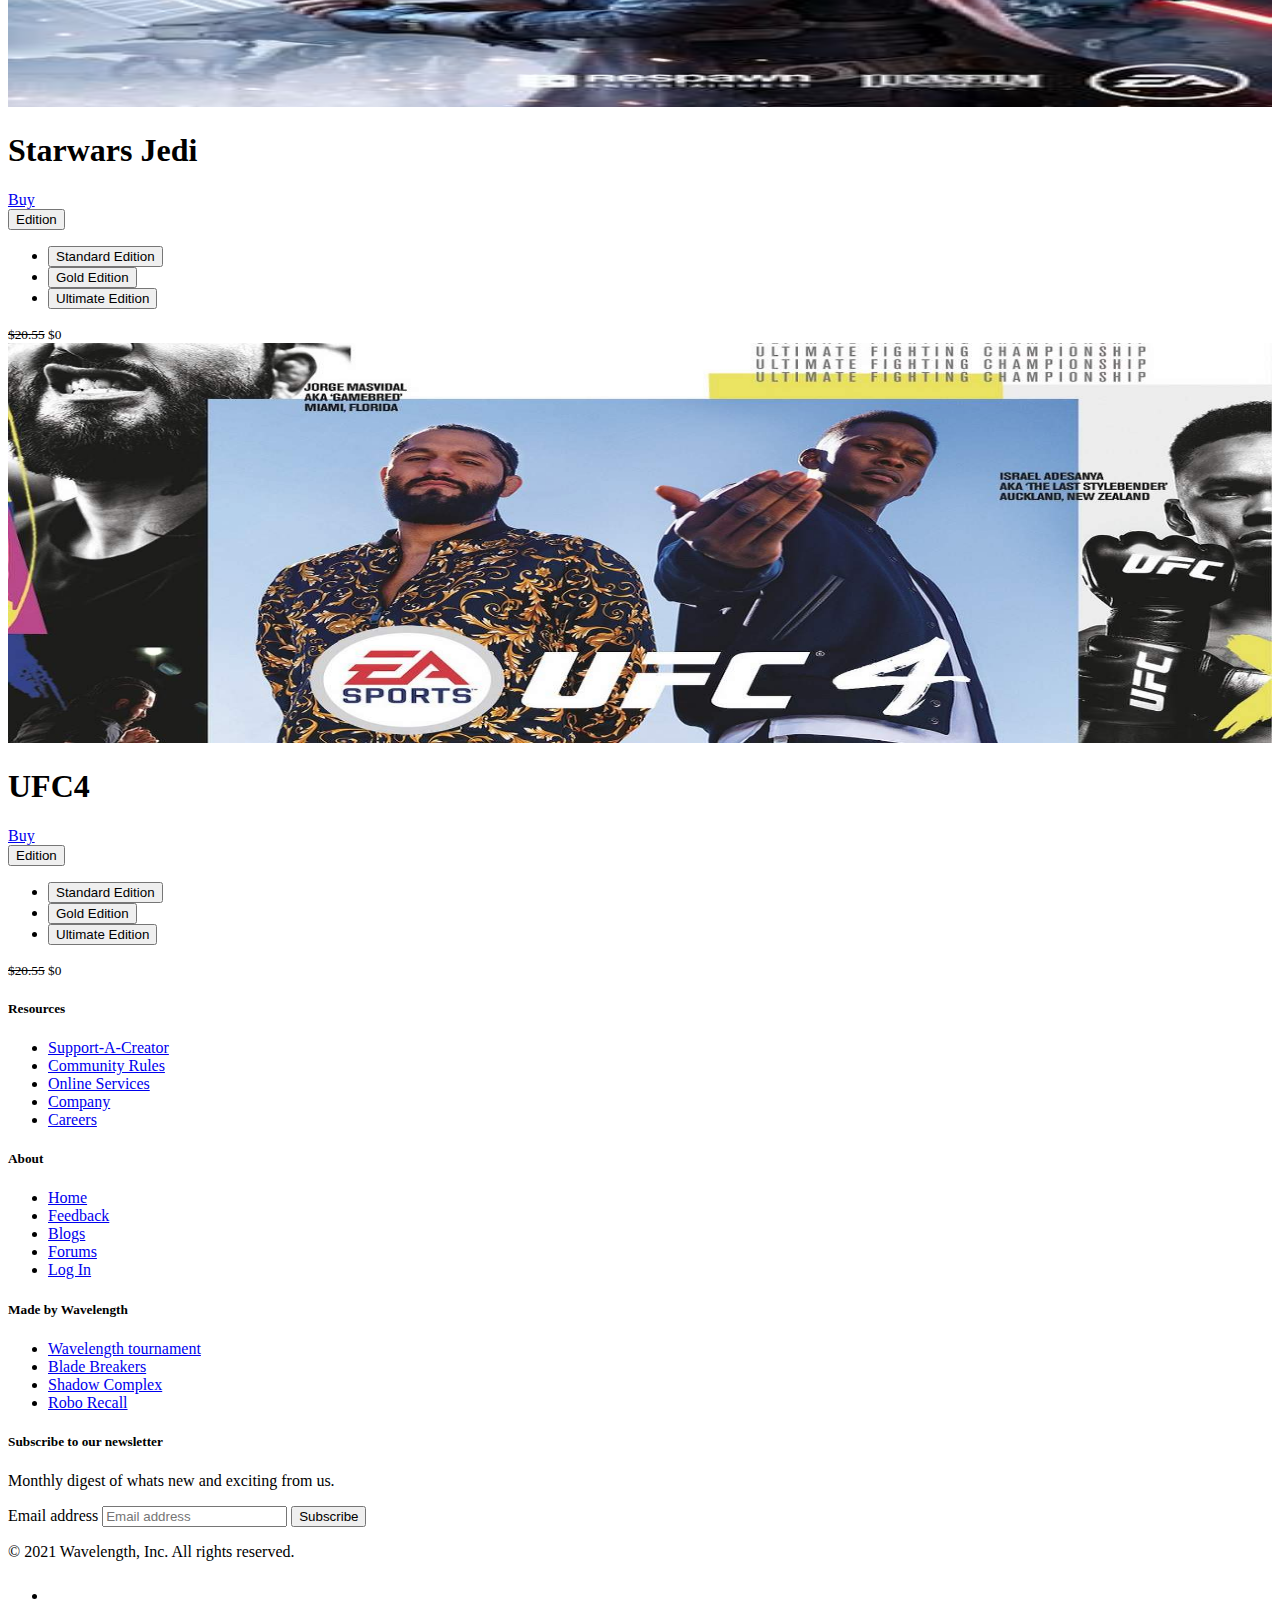
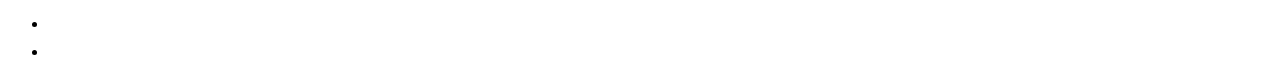
<file: electronicArts.html>
<!DOCTYPE html>
<html lang="en">
  <head>
    <!-- Required meta tags -->
    <meta charset="utf-8" />
    <meta name="viewport" content="width=device-width, initial-scale=1" />

    <!-- Bootstrap CSS -->
    <link
      href="https://cdn.jsdelivr.net/npm/bootstrap@5.1.3/dist/css/bootstrap.min.css"
      rel="stylesheet"
      integrity="sha384-1BmE4kWBq78iYhFldvKuhfTAU6auU8tT94WrHftjDbrCEXSU1oBoqyl2QvZ6jIW3"
      crossorigin="anonymous"
    />

    <title>Wavelength | Get in the game!</title>
  </head>
  <body>
    <nav
      class="navbar navbar-expand-lg fixed-top navbar-dark text-white bg-dark"
    >
      <div class="container-fluid">
        <a class="navbar-brand" href="#"
          ><img
            src="/CSS/Images/radio-waves.png"
            alt="Wave"
            height="30"
            width="30"
        /></a>
        <button
          class="navbar-toggler"
          type="button"
          data-bs-toggle="collapse"
          data-bs-target="#navbarSupportedContent"
          aria-controls="navbarSupportedContent"
          aria-expanded="false"
          aria-label="Toggle navigation"
        >
          <span class="navbar-toggler-icon"></span>
        </button>
        <div class="collapse navbar-collapse" id="navbarSupportedContent">
          <ul class="navbar-nav me-auto mb-2 mb-lg-0">
            <li class="nav-item">
              <a class="nav-link" aria-current="page" href="/home.html">Home</a>
            </li>
            <li class="nav-item dropdown">
              <a
                class="nav-link dropdown-toggle active"
                href="#"
                id="navbarDropdown"
                role="button"
                data-bs-toggle="dropdown"
                aria-expanded="false"
              >
                Store
              </a>
              <ul class="dropdown-menu" aria-labelledby="navbarDropdown">
                <li>
                  <a class="dropdown-item active" href="/electronicArts.html"
                    >Electronic Arts</a
                  >
                </li>
                <li><a class="dropdown-item" href="#">Rockstar Games</a></li>
                <li>
                  <a class="dropdown-item" href="#">Ubisoft</a>
                </li>
                <li>
                  <a class="dropdown-item" href="#">Take-Two Interactive</a>
                </li>
                <li><a class="dropdown-item" href="#">Nintendo</a></li>
                <!-- <li><hr class="dropdown-divider"></li> -->
              </ul>
            </li>
            <li class="nav-item">
              <a class="nav-link" href="/library.html">Library</a>
            </li>
            <li class="nav-item">
              <a class="nav-link" href="/wishlist.html">Wishlist</a>
            </li>
            <li class="nav-item">
              <a class="nav-link" href="#">Free Event</a>
            </li>
          </ul>
          <form class="d-flex">
            <input
              class="form-control me-2"
              type="search"
              placeholder="Search"
              aria-label="Search"
            />
            <button class="btn text-white btn-primary" type="submit">
              Search
            </button>
          </form>
        </div>
      </div>
    </nav>


    <main class="bg-dark text-primary">
      <section class="py-3 text-center container">
        <div class="row py-lg-3">
          <div class="col-lg-6 col-md-8 mx-auto">
            <h1 class="fw-light" style="margin-top: 30px;">With love from Electronic Arts</h1>
            
          </div>
        </div>
      </section>

      <div class="album py-5 text-dark" >
        <div class="container">
          <div class="row row-cols-1 row-cols-sm-2 row-cols-md-3 g-3">

            <div class="col">
              <div class="card shadow-sm">
                <img src="/CSS/Images/thumb1Fifa.jpg" alt="" width="100%"
                height="400">

                <div class="card-body">
                  <p class="card-text text-center">
                    <h1>Fifa 22</h1>
                  </p>
                  <div
                    class="d-flex justify-content-between align-items-center"
                  >
                    <div class="btn-group">
                      <a class="btn btn-sm btn-primary" href="/fifa.html" role="button">Buy</a>
                      <div class="btn-group dropend ">
                        <button class="btn btn-secondary dropdown-toggle" type="button" id="dropdownMenu2" data-bs-toggle="dropdown" aria-expanded="false">
                          Edition
                        </button>
                        <ul class="dropdown-menu" aria-labelledby="dropdownMenu2">
                          <li><button class="dropdown-item active" type="button">Standard Edition</button></li>
                          <li><button class="dropdown-item" type="button">Gold Edition</button></li>
                          <li><button class="dropdown-item" type="button">Ultimate Edition</button></li>
                        </ul>
                      </div>
                    </div>
                    <small class="text-muted">$25.55</small>
                  </div>
                </div>
              </div>
            </div>

            <div class="col">
              <div class="card shadow-sm">
                <img src="/CSS/Images/Apex_legends_cover.jpg" alt="" width="100%"
                height="400">

                <div class="card-body">
                  <p class="card-text">
                    <h1>Apex Legends</h1>
                  </p>
                  <div
                    class="d-flex justify-content-between align-items-center"
                  >
                    <div class="btn-group">
                      <a class="btn btn-sm btn-primary" href="#" role="button">Buy</a>
                      <div class="btn-group dropend ">
                        <button class="btn btn-secondary dropdown-toggle" type="button" id="dropdownMenu2" data-bs-toggle="dropdown" aria-expanded="false">
                          Edition
                        </button>
                        <ul class="dropdown-menu" aria-labelledby="dropdownMenu2">
                          <li><button class="dropdown-item active" type="button">Standard Edition</button></li>
                          <li><button class="dropdown-item" type="button">Gold Edition</button></li>
                          <li><button class="dropdown-item" type="button">Ultimate Edition</button></li>
                        </ul>
                      </div>
                    </div>
                    <small class="text-muted">$25.55</small>
                  </div>
                </div>
              </div>
            </div>
            
            <div class="col">
              <div class="card shadow-sm">
                <img src="/CSS/Images/Battlefield_2042_cover_art.jpg" alt="" width="100%"
                height="400">

                <div class="card-body">
                  <p class="card-text">
                    <h1>Battlefield 2042</h1>
                  </p>
                  <div
                    class="d-flex justify-content-between align-items-center"
                  >
                    <div class="btn-group">
                      <a class="btn btn-sm btn-primary" href="#" role="button">Buy</a>

                      <div class="btn-group dropend ">
                        <button class="btn btn-secondary dropdown-toggle" type="button" id="dropdownMenu2" data-bs-toggle="dropdown" aria-expanded="false">
                          Edition
                        </button>
                        <ul class="dropdown-menu" aria-labelledby="dropdownMenu2">
                          <li><button class="dropdown-item active" type="button">Standard Edition</button></li>
                          <li><button class="dropdown-item" type="button">Gold Edition</button></li>
                          <li><button class="dropdown-item" type="button">Ultimate Edition</button></li>
                        </ul>
                      </div>
                    </div>
                    <small class="text-muted">$25.55</small>
                  </div>
                </div>
              </div>
            </div>

            <div class="col">
                <div class="card shadow-sm">
                  <img src="/CSS/Images/madden22.jpg" alt="" width="100%"
                  height="400">
                    <title>Placeholder</title>
                    <rect width="100%" height="100%" fill="#55595c"></rect>
                    <text x="50%" y="50%" fill="#eceeef" dy=".3em">
                    </text>
                  </svg>
  
                  <div class="card-body">
                    <p class="card-text text-center">
                      <h1>Madden22</h1>
                    </p>
                    <div
                      class="d-flex justify-content-between align-items-center"
                    >
                      <div class="btn-group">
                        <a class="btn btn-sm btn-primary" href="#" role="button">Buy</a>
  
                        <div class="btn-group dropend ">
                          <button class="btn btn-secondary dropdown-toggle" type="button" id="dropdownMenu2" data-bs-toggle="dropdown" aria-expanded="false">
                            Edition
                          </button>
                          <ul class="dropdown-menu" aria-labelledby="dropdownMenu2">
                            <li><button class="dropdown-item active" type="button">Standard Edition</button></li>
                            <li><button class="dropdown-item" type="button">Gold Edition</button></li>
                            <li><button class="dropdown-item" type="button">Ultimate Edition</button></li>
                          </ul>
                        </div>
                      </div>
                      <small class="text-muted"><s>$23.65</s>&nbsp;$0</small>
                    </div>
                  </div>
                </div>
              </div>
              
              <div class="col">
                <div class="card shadow-sm">
                  <img src="/CSS/Images/StarwarsJedi.jpg" alt="" width="100%"
                  height="400">
  
                  <div class="card-body">
                    <p class="card-text">
                      <h1>Starwars Jedi</h1>
                    </p>
                    <div
                      class="d-flex justify-content-between align-items-center"
                    >
                      <div class="btn-group">
                        <a class="btn btn-sm btn-primary" href="#" role="button">Buy</a>
  
                        <div class="btn-group dropend ">
                          <button class="btn btn-secondary dropdown-toggle" type="button" id="dropdownMenu2" data-bs-toggle="dropdown" aria-expanded="false">
                            Edition
                          </button>
                          <ul class="dropdown-menu" aria-labelledby="dropdownMenu2">
                            <li><button class="dropdown-item active" type="button">Standard Edition</button></li>
                            <li><button class="dropdown-item" type="button">Gold Edition</button></li>
                            <li><button class="dropdown-item" type="button">Ultimate Edition</button></li>
                          </ul>
                        </div>
                      </div>
                      <!-- <small class="text-muted"><del>$25.55</del><ins>$0</ins></small> -->
                      <small class="text-muted"><s>$20.55</s>&nbsp;$0</small>
                    </div>
                  </div>
                </div>
              </div>
  
              <div class="col">
                <div class="card shadow-sm">
                  <img src="/CSS/Images/UFC4.jpeg" alt="" width="100%"
                  height="400">
  
                  <div class="card-body">
                    <p class="card-text">
                      <h1>UFC4</h1>
                    </p>
                    <div
                      class="d-flex justify-content-between align-items-center"
                    >
                      <div class="btn-group">
                        <a class="btn btn-sm btn-primary" href="/RogueCompany.html" role="button">Buy</a>
  
                        <div class="btn-group dropend ">
                          <button class="btn btn-secondary dropdown-toggle" type="button" id="dropdownMenu2" data-bs-toggle="dropdown" aria-expanded="false">
                            Edition
                          </button>
                          <ul class="dropdown-menu" aria-labelledby="dropdownMenu2">
                            <li><button class="dropdown-item active" type="button">Standard Edition</button></li>
                            <li><button class="dropdown-item" type="button">Gold Edition</button></li>
                            <li><button class="dropdown-item" type="button">Ultimate Edition</button></li>
                          </ul>
                        </div>
                      </div>
                      <small class="text-muted"><s>$20.55</s>&nbsp;$0</small>
                    </div>
                  </div>
                </div>
              </div>
              
          </div>
        </div>
      </div>
    </main>

    <!-- <br> -->
    <!-- <hr class="dropdown-divider"> -->

    <div class="container">
      <footer class="py-5">
        <div class="row">
          <div class="col-2">
            <h5>Resources</h5>
            <ul class="nav flex-column">
              <li class="nav-item mb-2"><a href="#" class="nav-link p-0 text-muted">Support-A-Creator</a></li>
              <li class="nav-item mb-2"><a href="#" class="nav-link p-0 text-muted">Community Rules</a></li>
              <li class="nav-item mb-2"><a href="#" class="nav-link p-0 text-muted">Online Services</a></li>
              <li class="nav-item mb-2"><a href="#" class="nav-link p-0 text-muted">Company</a></li>
              <li class="nav-item mb-2"><a href="#" class="nav-link p-0 text-muted">Careers</a></li>
            </ul>
          </div>

          <div class="col-2">
            <h5>About</h5>
            <ul class="nav flex-column">
              <li class="nav-item mb-2"><a href="/home.html" class="nav-link p-0 text-muted">Home</a></li>
              <li class="nav-item mb-2"><a href="/feedback.html" class="nav-link p-0 text-muted">Feedback</a></li>
              <li class="nav-item mb-2"><a href="#" class="nav-link p-0 text-muted">Blogs</a></li>
              <li class="nav-item mb-2"><a href="#" class="nav-link p-0 text-muted">Forums</a></li>
              <li class="nav-item mb-2"><a href="/login.html" class="nav-link p-0 text-muted">Log In</a></li>
            </ul>
          </div>
    
          
    
          <div class="col-2">
            <h5>Made by Wavelength</h5>
            <ul class="nav flex-column">
              <li class="nav-item mb-2"><a href="#" class="nav-link p-0 text-muted">Wavelength tournament</a></li>
              <li class="nav-item mb-2"><a href="#" class="nav-link p-0 text-muted">Blade Breakers</a></li>
              <li class="nav-item mb-2"><a href="#" class="nav-link p-0 text-muted">Shadow Complex</a></li>
              <li class="nav-item mb-2"><a href="#" class="nav-link p-0 text-muted">Robo Recall</a></li>
              <!-- <li class="nav-item mb-2"><a href="#" class="nav-link p-0 text-muted">About</a></li> -->
            </ul>
          </div>
    
          <div class="col-4 offset-1">
            <form>
              <h5>Subscribe to our newsletter</h5>
              <p>Monthly digest of whats new and exciting from us.</p>
              <div class="d-flex w-100 gap-2">
                <label for="newsletter1" class="visually-hidden">Email address</label>
                <input id="newsletter1" type="text" class="form-control" placeholder="Email address">
                <button class="btn btn-primary" onclick="wishlistAlert()">
                    Subscribe
                  </button>
                  <script>
                    function wishlistAlert() {
                      alert(
                        "Thanks for subscibing to our newsletter."
                      );
                    }
                  </script>
              </div>
            </form>
          </div>
        </div>
    
        <div class="d-flex justify-content-between py-4 my-4 border-top">
          <p>© 2021 Wavelength, Inc. All rights reserved.</p>
          <ul class="list-unstyled d-flex">
            <li class="ms-3"><a class="link-dark" href="#"><svg class="bi" width="24" height="24"><use xlink:href="#twitter"></use></svg></a></li>
            <li class="ms-3"><a class="link-dark" href="#"><svg class="bi" width="24" height="24"><use xlink:href="#instagram"></use></svg></a></li>
            <li class="ms-3"><a class="link-dark" href="#"><svg class="bi" width="24" height="24"><use xlink:href="#facebook"></use></svg></a></li>
          </ul>
        </div>
      </footer>
    </div>
    <!-- Optional JavaScript; choose one of the two! -->

    <!-- Option 1: Bootstrap Bundle with Popper -->
    <script
      src="https://cdn.jsdelivr.net/npm/bootstrap@5.1.3/dist/js/bootstrap.bundle.min.js"
      integrity="sha384-ka7Sk0Gln4gmtz2MlQnikT1wXgYsOg+OMhuP+IlRH9sENBO0LRn5q+8nbTov4+1p"
      crossorigin="anonymous"
    ></script>

    <!-- Option 2: Separate Popper and Bootstrap JS -->
    <!--
    <script src="https://cdn.jsdelivr.net/npm/@popperjs/core@2.10.2/dist/umd/popper.min.js" integrity="sha384-7+zCNj/IqJ95wo16oMtfsKbZ9ccEh31eOz1HGyDuCQ6wgnyJNSYdrPa03rtR1zdB" crossorigin="anonymous"></script>
    <script src="https://cdn.jsdelivr.net/npm/bootstrap@5.1.3/dist/js/bootstrap.min.js" integrity="sha384-QJHtvGhmr9XOIpI6YVutG+2QOK9T+ZnN4kzFN1RtK3zEFEIsxhlmWl5/YESvpZ13" crossorigin="anonymous"></script>
    -->
  </body>
</html>
</file>
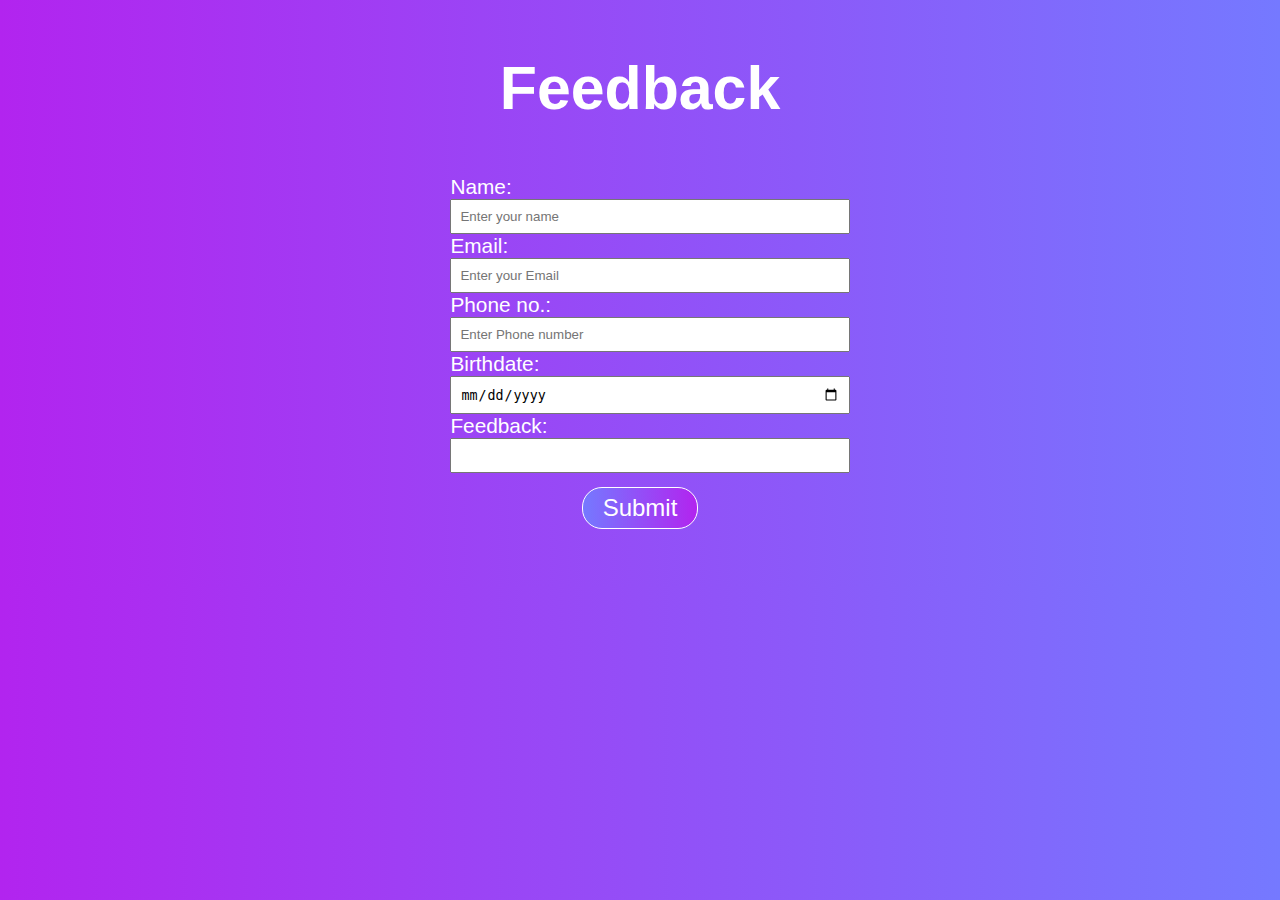
<file: feedback.html>
<!DOCTYPE html>
<html lang="en">
  <head>
    <meta charset="UTF-8" />
    <meta http-equiv="X-UA-Compatible" content="IE=edge" />
    <meta name="viewport" content="width=device-width, initial-scale=1.0" />
    <title>Feedback</title>
  </head>
  <body>
    <div id="contact">
      <h1 class="h-primary center">Feedback</h1>
      <div id="contact-box">
        <form action="">
          <div class="form-group">
            <label for="name">Name: </label>
            <input
              type="text"
              name="name"
              id="name"
              placeholder="Enter your name"
            />
          </div>
          <div class="form-group">
            <label for="email">Email: </label>
            <input
              type="email"
              name="email"
              id="email"
              placeholder="Enter your Email"
            />
          </div>
          <div class="form-group">
            <label for="phone">Phone no.: </label>
            <input
              type="number"
              name="phone"
              id="phone"
              placeholder="Enter Phone number"
            />
          </div>
          <div class="form-group">
            <label for="birthdate">Birthdate: </label>
            <input type="date" name="birthdate" id="birthdate" />
          </div>
          <div class="form-group">
            <label for="Feedback">Feedback: </label>
            <input type="text" name="Feedback" id="Feedback" />
          </div>
          <button class="submit" onclick="wishlistAlert()">
            Submit
          </button>
          <script>
            function wishlistAlert() {
              if (confirm("Do you want to submit the feedback?")) {
                alert("Your feedback has been submitted successfully");
                location.href = "/home.html";
              }
            }
          </script>
        </form>
      </div>
    </div>
    <style>
      body {
        /* background-color: rgb(27, 27, 27); */
        /* background: url(); */
        background: -webkit-linear-gradient(left, #b224ef, #7579ff);

        color: white;
        position: relative;
      }
      body::before {
        content: "";
        position: absolute;
        height: 100%;
        width: 100%;
        z-index: -1;
        opacity: 1;
      }

      #contact-box {
        display: flex;
        justify-content: center;
        align-items: center;
        padding-bottom: 34px;
      }

      #contact-box input,
      #contact-box textarea {
        width: 100%;
        padding: 0.5rem;
      }

      #contact-box form {
        width: 30%;
      }
      #contact-box label {
        font-family: "Exo 2", sans-serif;
        font-size: 1.3rem;
      }
      /* Utility Classes */
      .h-primary {
        font-size: 3.8rem;
        padding: 12px;
        font-family: "Exo 2", sans-serif;
      }

      .h-secondary {
        font-size: 2.3rem;
        padding: 12px;
        font-family: "Exo 2", sans-serif;
      }

      button {
        display: flex;
        padding: 6px 20px;
        background: -webkit-linear-gradient(left, #7579ff, #b224ef);
        border: 1px solid white;
        /* background-color: var(--theme-color); */

        /* width: 6em; */
        margin: 14px auto;
        font-size: 1.5rem;
        color: white;
        border-radius: 20px;
        /* justify-items: center; */
        justify-items: center;
      }

      button:hover {
        cursor: pointer;
        background-color: rgb(87, 169, 250);
      }

      .center {
        text-align: center;
      }
    </style>
  </body>
</html>
</file>
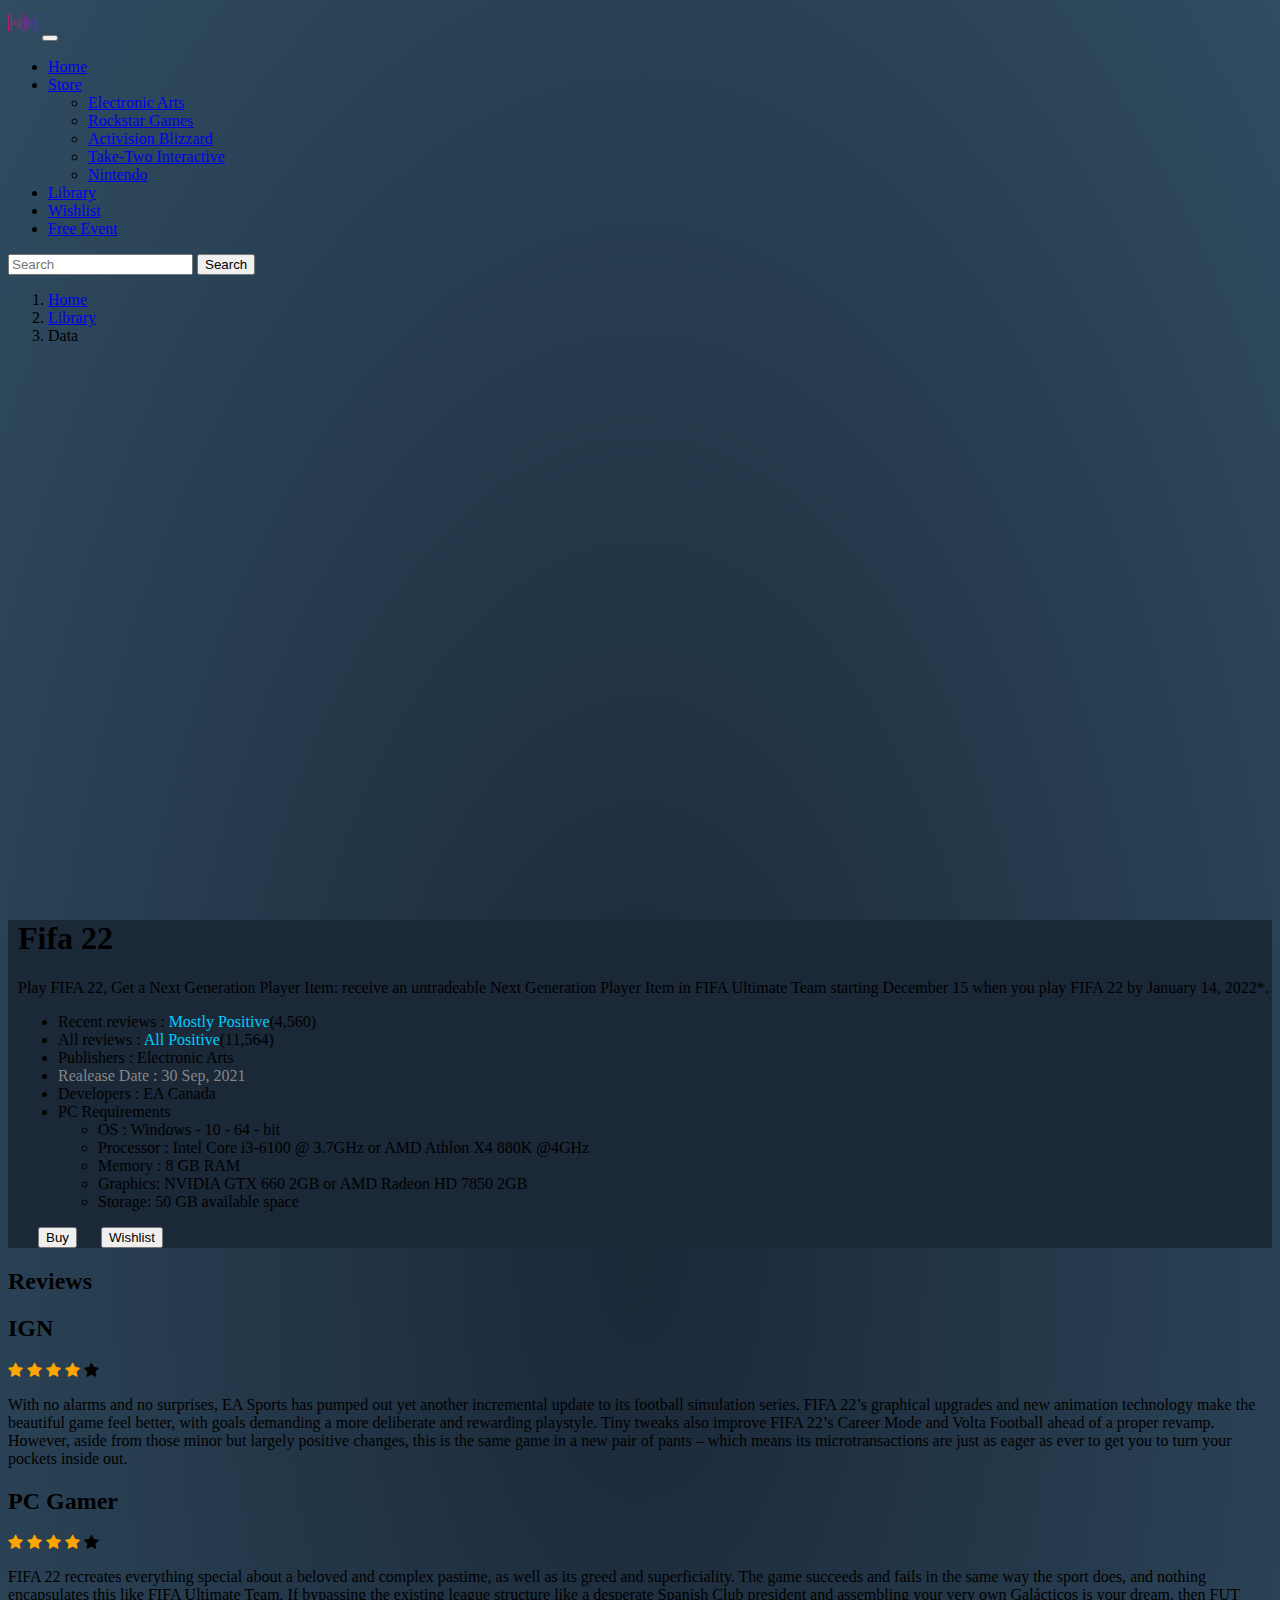
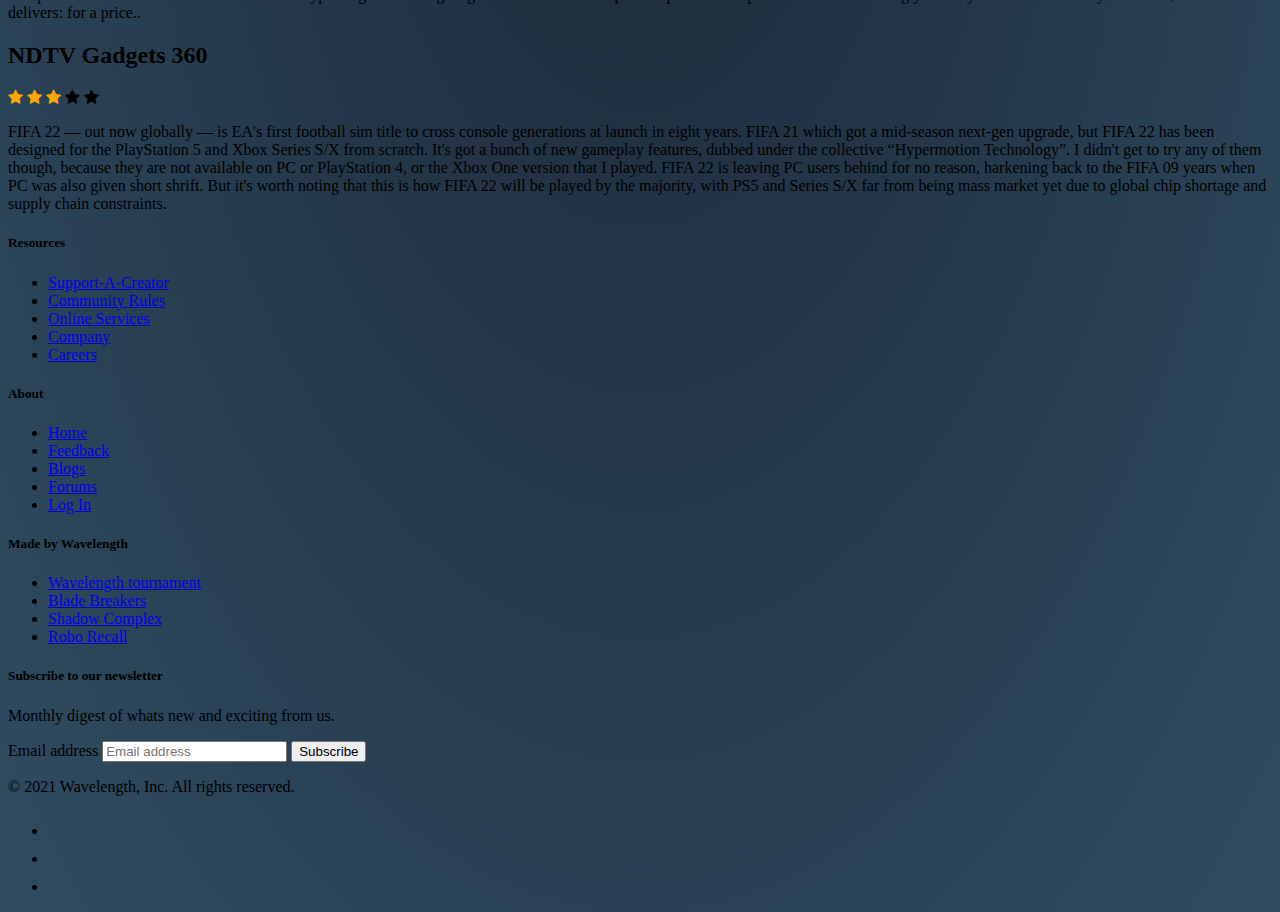
<file: fifa.html>
<!DOCTYPE html>
<html lang="en">
  <head>
    <!-- Required meta tags -->
    <meta charset="utf-8" />
    <meta name="viewport" content="width=device-width, initial-scale=1" />

    <!-- Bootstrap CSS -->
    <link
      href="https://cdn.jsdelivr.net/npm/bootstrap@5.1.3/dist/css/bootstrap.min.css"
      rel="stylesheet"
      integrity="sha384-1BmE4kWBq78iYhFldvKuhfTAU6auU8tT94WrHftjDbrCEXSU1oBoqyl2QvZ6jIW3"
      crossorigin="anonymous"
    />

    <title>Wavelength | Get in the game!</title>
  </head>
  <body
    class="text-white"
    style="background: -webkit-radial-gradient(#1b2838, #304c61)"
  >
    <nav
      class="navbar navbar-expand-lg fixed-top navbar-dark text-white bg-dark"
    >
      <div class="container-fluid">
        <a class="navbar-brand" href="#"
          ><img
            src="/CSS/Images/radio-waves.png"
            alt="Wave"
            height="30"
            width="30"
        /></a>
        <button
          class="navbar-toggler"
          type="button"
          data-bs-toggle="collapse"
          data-bs-target="#navbarSupportedContent"
          aria-controls="navbarSupportedContent"
          aria-expanded="false"
          aria-label="Toggle navigation"
        >
          <span class="navbar-toggler-icon"></span>
        </button>
        <div class="collapse navbar-collapse" id="navbarSupportedContent">
          <ul class="navbar-nav me-auto mb-2 mb-lg-0">
            <li class="nav-item">
              <a class="nav-link" aria-current="page" href="#">Home</a>
            </li>
            <li class="nav-item dropdown">
              <a
                class="nav-link dropdown-toggle active"
                href="#"
                id="navbarDropdown"
                role="button"
                data-bs-toggle="dropdown"
                aria-expanded="false"
              >
                Store
              </a>
              <ul class="dropdown-menu" aria-labelledby="navbarDropdown">
                <li>
                  <a class="dropdown-item active" href="/electronicArts.html"
                    >Electronic Arts</a
                  >
                </li>
                <li><a class="dropdown-item" href="#">Rockstar Games</a></li>
                <li>
                  <a class="dropdown-item" href="#">Activision Blizzard</a>
                </li>
                <li>
                  <a class="dropdown-item" href="#">Take-Two Interactive</a>
                </li>
                <li><a class="dropdown-item" href="#">Nintendo</a></li>
                <!-- <li><hr class="dropdown-divider"></li> -->
              </ul>
            </li>
            <li class="nav-item">
              <a class="nav-link" href="/library.html">Library</a>
            </li>
            <li class="nav-item">
              <a class="nav-link" href="/wishlist.html">Wishlist</a>
            </li>
            <li class="nav-item">
              <a class="nav-link" href="#">Free Event</a>
            </li>
          </ul>
          <form class="d-flex">
            <input
              class="form-control me-2"
              type="search"
              placeholder="Search"
              aria-label="Search"
            />
            <button class="btn text-white btn-primary" type="submit">
              Search
            </button>
          </form>
        </div>
      </div>
    </nav>

    <nav aria-label="breadcrumb">
      <ol class="breadcrumb">
        <li class="breadcrumb-item"><a href="#">Home</a></li>
        <li class="breadcrumb-item"><a href="#">Library</a></li>
        <li class="breadcrumb-item active" aria-current="page">Data</li>
      </ol>
    </nav>
    <br />
    <br />

    <div class="container d-flex">
      <iframe
        width="2000"
        height="498"
        src="https://www.youtube.com/embed/vLj-27T-SEQ"
        title="YouTube video player"
        frameborder="0"
        allow="accelerometer; autoplay; clipboard-write; encrypted-media; gyroscope; picture-in-picture"
        allowfullscreen
      ></iframe>
      <div
        class="contents"
        style="padding-left: 10px; background-color: #1b2838"
      >
        <h1>Fifa 22</h1>
        <p>
          Play FIFA 22, Get a Next Generation Player Item: receive an
          untradeable Next Generation Player Item in FIFA Ultimate Team starting
          December 15 when you play FIFA 22 by January 14, 2022*.
        </p>
        <ul>
          <li>
            Recent reviews :
            <span style="color: rgb(0, 204, 255)">Mostly Positive</span>(4,560)
          </li>
          <li>
            All reviews :
            <span style="color: rgb(0, 204, 255)">All Positive</span>(11,564)
          </li>
          <li>Publishers : Electronic Arts</li>
          <li>
            <span style="color: #868686">Realease Date : 30 Sep, 2021</span>
          </li>
          <li>Developers : EA Canada</li>
          <li>
            PC Requirements
            <ul>
              <li>OS : Windows - 10 - 64 - bit</li>
              <li>
                Processor : Intel Core i3-6100 @ 3.7GHz or AMD Athlon X4 880K
                @4GHz
              </li>
              <li>Memory : 8 GB RAM</li>
              <li>Graphics: NVIDIA GTX 660 2GB or AMD Radeon HD 7850 2GB</li>
              <li>Storage: 50 GB available space</li>
            </ul>
          </li>
        </ul>
        <a href="/checkout.html" style="text-decoration: none"
          ><button
            type="button"
            class="submit btn-success btn-lg"
            style="margin: 0px 20px"
          >
            Buy
          </button></a
        >
        <button class="btn-dark btn-lg" onclick="wishlistAlert()">
          Wishlist
        </button>
        <script>
          function wishlistAlert() {
            alert(
              "This item has been added to your wishlist. Go checkout the wishlist"
            );
            location.href = "/wishlist.html";
          }
        </script>
      </div>
    </div>

    <div class="container px-4 py-5 border-bottom" id="featured-3">
      <h2 class="pb-2 border-bottom">Reviews</h2>
      <div class="row g-4 py-5 row-cols-1 row-cols-lg-3">
        <div class="feature col">
          <h2>IGN</h2>
          <link
            rel="stylesheet"
            href="https://cdnjs.cloudflare.com/ajax/libs/font-awesome/4.7.0/css/font-awesome.min.css"
          />
          <span class="fa fa-star" style="color: orange"></span>
          <span class="fa fa-star" style="color: orange"></span>
          <span class="fa fa-star" style="color: orange"></span>
          <span class="fa fa-star" style="color: orange"></span>
          <span class="fa fa-star"></span>
          <p>
            With no alarms and no surprises, EA Sports has pumped out yet
            another incremental update to its football simulation series. FIFA
            22’s graphical upgrades and new animation technology make the
            beautiful game feel better, with goals demanding a more deliberate
            and rewarding playstyle. Tiny tweaks also improve FIFA 22’s Career
            Mode and Volta Football ahead of a proper revamp. However, aside
            from those minor but largely positive changes, this is the same game
            in a new pair of pants – which means its microtransactions are just
            as eager as ever to get you to turn your pockets inside out.
          </p>
        </div>
        <div class="feature col">
          <h2>PC Gamer</h2>
          <link
            rel="stylesheet"
            href="https://cdnjs.cloudflare.com/ajax/libs/font-awesome/4.7.0/css/font-awesome.min.css"
          />
          <span class="fa fa-star" style="color: orange"></span>
          <span class="fa fa-star" style="color: orange"></span>
          <span class="fa fa-star" style="color: orange"></span>
          <span class="fa fa-star" style="color: orange"></span>
          <span class="fa fa-star"></span>
          <p>
            FIFA 22 recreates everything special about a beloved and complex
            pastime, as well as its greed and superficiality. The game succeeds
            and fails in the same way the sport does, and nothing encapsulates
            this like FIFA Ultimate Team. If bypassing the existing league
            structure like a desperate Spanish Club president and assembling
            your very own Galácticos is your dream, then FUT delivers: for a
            price..
          </p>
        </div>
        <div class="feature col">
          <h2>NDTV Gadgets 360</h2>
          <link
            rel="stylesheet"
            href="https://cdnjs.cloudflare.com/ajax/libs/font-awesome/4.7.0/css/font-awesome.min.css"
          />
          <span class="fa fa-star" style="color: orange"></span>
          <span class="fa fa-star" style="color: orange"></span>
          <span class="fa fa-star" style="color: orange"></span>
          <span class="fa fa-star"></span>
          <span class="fa fa-star"></span>
          <p>
            FIFA 22 — out now globally — is EA's first football sim title to
            cross console generations at launch in eight years. FIFA 21 which
            got a mid-season next-gen upgrade, but FIFA 22 has been designed for
            the PlayStation 5 and Xbox Series S/X from scratch. It's got a bunch
            of new gameplay features, dubbed under the collective “Hypermotion
            Technology”. I didn't get to try any of them though, because they
            are not available on PC or PlayStation 4, or the Xbox One version
            that I played. FIFA 22 is leaving PC users behind for no reason,
            harkening back to the FIFA 09 years when PC was also given short
            shrift. But it's worth noting that this is how FIFA 22 will be
            played by the majority, with PS5 and Series S/X far from being mass
            market yet due to global chip shortage and supply chain constraints.
          </p>
        </div>
      </div>
    </div>

    <div class="container">
      <footer class="py-5">
        <div class="row">
          <div class="col-2">
            <h5>Resources</h5>
            <ul class="nav flex-column">
              <li class="nav-item mb-2">
                <a href="#" class="nav-link p-0 text-muted"
                  >Support-A-Creator</a
                >
              </li>
              <li class="nav-item mb-2">
                <a href="#" class="nav-link p-0 text-muted">Community Rules</a>
              </li>
              <li class="nav-item mb-2">
                <a href="#" class="nav-link p-0 text-muted">Online Services</a>
              </li>
              <li class="nav-item mb-2">
                <a href="#" class="nav-link p-0 text-muted">Company</a>
              </li>
              <li class="nav-item mb-2">
                <a href="#" class="nav-link p-0 text-muted">Careers</a>
              </li>
            </ul>
          </div>

          <div class="col-2">
            <h5>About</h5>
            <ul class="nav flex-column">
              <li class="nav-item mb-2">
                <a href="/home.html" class="nav-link p-0 text-muted">Home</a>
              </li>
              <li class="nav-item mb-2">
                <a href="/feedback.html" class="nav-link p-0 text-muted"
                  >Feedback</a
                >
              </li>
              <li class="nav-item mb-2">
                <a href="#" class="nav-link p-0 text-muted">Blogs</a>
              </li>
              <li class="nav-item mb-2">
                <a href="#" class="nav-link p-0 text-muted">Forums</a>
              </li>
              <li class="nav-item mb-2">
                <a href="/login.html" class="nav-link p-0 text-muted">Log In</a>
              </li>
            </ul>
          </div>

          <div class="col-2">
            <h5>Made by Wavelength</h5>
            <ul class="nav flex-column">
              <li class="nav-item mb-2">
                <a href="#" class="nav-link p-0 text-muted"
                  >Wavelength tournament</a
                >
              </li>
              <li class="nav-item mb-2">
                <a href="#" class="nav-link p-0 text-muted">Blade Breakers</a>
              </li>
              <li class="nav-item mb-2">
                <a href="#" class="nav-link p-0 text-muted">Shadow Complex</a>
              </li>
              <li class="nav-item mb-2">
                <a href="#" class="nav-link p-0 text-muted">Robo Recall</a>
              </li>
              <!-- <li class="nav-item mb-2"><a href="#" class="nav-link p-0 text-muted">About</a></li> -->
            </ul>
          </div>

          <div class="col-4 offset-1">
            <form>
              <h5>Subscribe to our newsletter</h5>
              <p>Monthly digest of whats new and exciting from us.</p>
              <div class="d-flex w-100 gap-2">
                <label for="newsletter1" class="visually-hidden"
                  >Email address</label
                >
                <input
                  id="newsletter1"
                  type="text"
                  class="form-control"
                  placeholder="Email address"
                />
                <button class="btn btn-primary" type="button">Subscribe</button>
              </div>
            </form>
          </div>
        </div>

        <div class="d-flex justify-content-between py-4 my-4 border-top">
          <p>© 2021 Wavelength, Inc. All rights reserved.</p>
          <ul class="list-unstyled d-flex">
            <li class="ms-3">
              <a class="link-dark" href="#"
                ><svg class="bi" width="24" height="24">
                  <use xlink:href="#twitter"></use></svg
              ></a>
            </li>
            <li class="ms-3">
              <a class="link-dark" href="#"
                ><svg class="bi" width="24" height="24">
                  <use xlink:href="#instagram"></use></svg
              ></a>
            </li>
            <li class="ms-3">
              <a class="link-dark" href="#"
                ><svg class="bi" width="24" height="24">
                  <use xlink:href="#facebook"></use></svg
              ></a>
            </li>
          </ul>
        </div>
      </footer>
    </div>

    <!-- <div class="row featurette d-flex justify-content-between align-items-center">
        <div class="col-md-7 order-md-2">
          <h1 class="featurette-heading">Fifa 22</h1>
          <p class="lead"></p>
        </div>
        <div class="col-md-5 order-md-1">
          <img class="bd-placeholder-img bd-placeholder-img-lg featurette-image img-fluid mx-auto" width="500" height="500" xmlns="http://www.w3.org/2000/svg" role="img" aria-label="Placeholder: 500x500" preserveAspectRatio="xMidYMid slice" focusable="false"><title>Placeholder</title><rect width="100%" height="100%" fill="#eee"></rect><text x="50%" y="50%" fill="#aaa" dy=".3em">500x500</text></img>
  
        </div>
    </div> -->
    <!-- Optional JavaScript; choose one of the two! -->

    <!-- Option 1: Bootstrap Bundle with Popper -->
    <script
      src="https://cdn.jsdelivr.net/npm/bootstrap@5.1.3/dist/js/bootstrap.bundle.min.js"
      integrity="sha384-ka7Sk0Gln4gmtz2MlQnikT1wXgYsOg+OMhuP+IlRH9sENBO0LRn5q+8nbTov4+1p"
      crossorigin="anonymous"
    ></script>

    <!-- Option 2: Separate Popper and Bootstrap JS -->
    <!--
    <script src="https://cdn.jsdelivr.net/npm/@popperjs/core@2.10.2/dist/umd/popper.min.js" integrity="sha384-7+zCNj/IqJ95wo16oMtfsKbZ9ccEh31eOz1HGyDuCQ6wgnyJNSYdrPa03rtR1zdB" crossorigin="anonymous"></script>
    <script src="https://cdn.jsdelivr.net/npm/bootstrap@5.1.3/dist/js/bootstrap.min.js" integrity="sha384-QJHtvGhmr9XOIpI6YVutG+2QOK9T+ZnN4kzFN1RtK3zEFEIsxhlmWl5/YESvpZ13" crossorigin="anonymous"></script>
    -->
  </body>
</html>
</file>
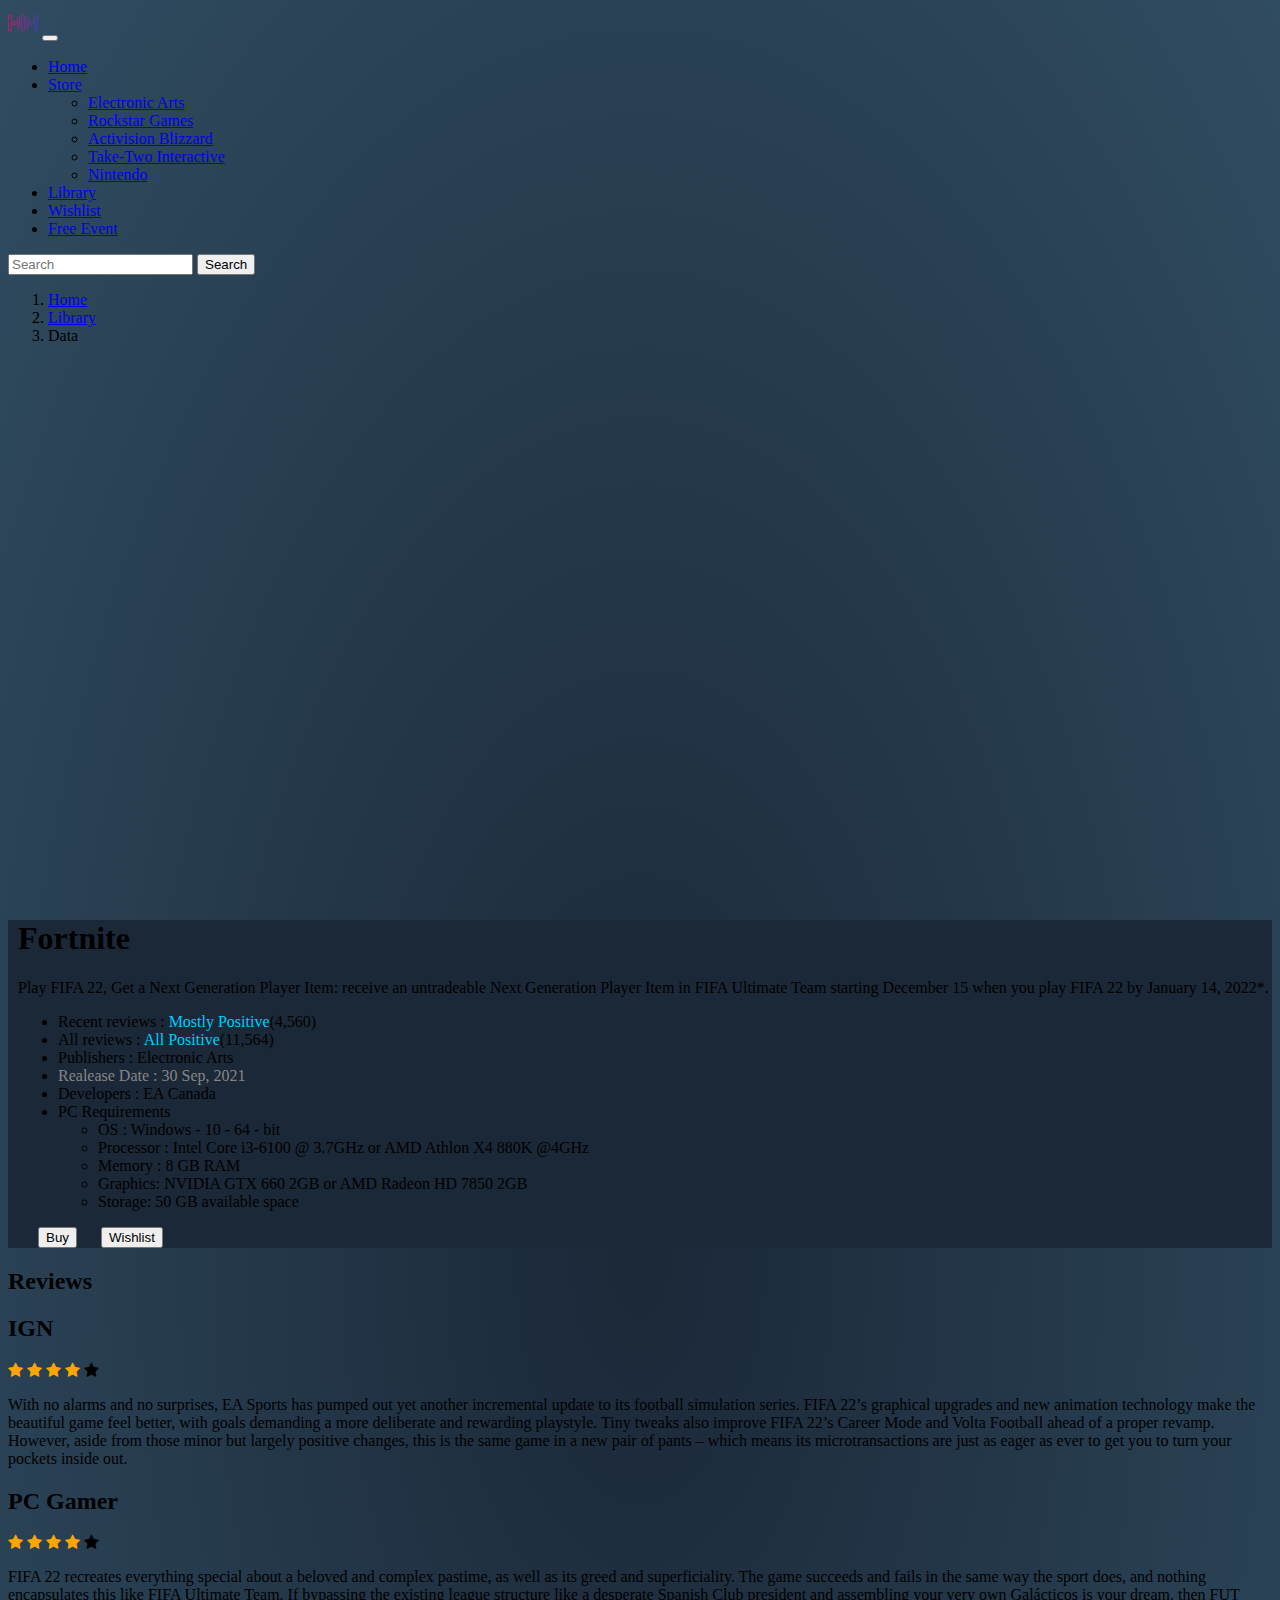
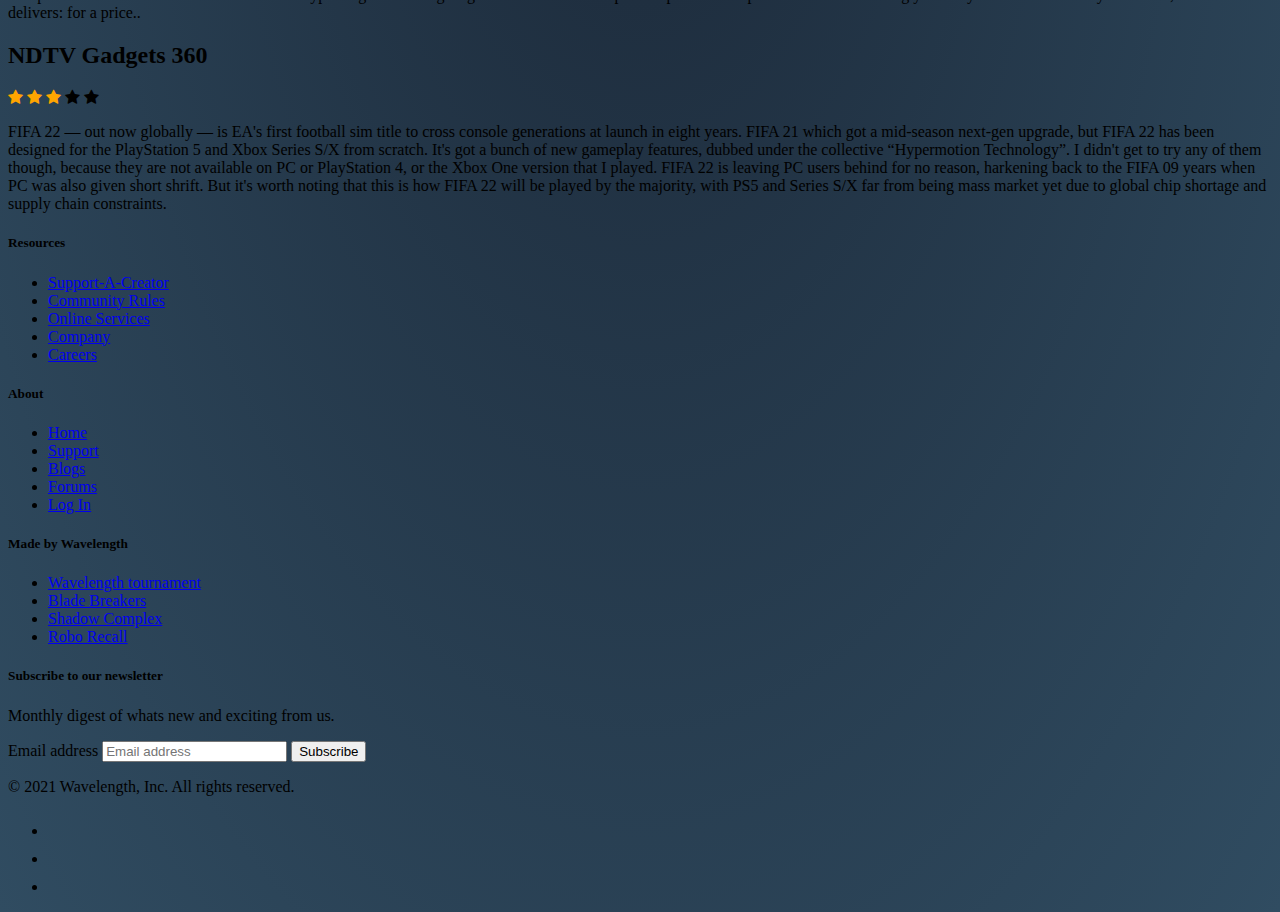
<file: Fortnite.html>
<!DOCTYPE html>
<html lang="en">
  <head>
    <!-- Required meta tags -->
    <meta charset="utf-8" />
    <meta name="viewport" content="width=device-width, initial-scale=1" />

    <!-- Bootstrap CSS -->
    <link
      href="https://cdn.jsdelivr.net/npm/bootstrap@5.1.3/dist/css/bootstrap.min.css"
      rel="stylesheet"
      integrity="sha384-1BmE4kWBq78iYhFldvKuhfTAU6auU8tT94WrHftjDbrCEXSU1oBoqyl2QvZ6jIW3"
      crossorigin="anonymous"
    />

    <title>Wavelength | Get in the game!</title>
  </head>
  <body
    class="text-white"
    style="background: -webkit-radial-gradient(#1b2838, #304c61)"
  >
    <nav
      class="navbar navbar-expand-lg fixed-top navbar-dark text-white bg-dark"
    >
      <div class="container-fluid">
        <a class="navbar-brand" href="#"
          ><img
            src="/CSS/Images/radio-waves.png"
            alt="Wave"
            height="30"
            width="30"
        /></a>
        <button
          class="navbar-toggler"
          type="button"
          data-bs-toggle="collapse"
          data-bs-target="#navbarSupportedContent"
          aria-controls="navbarSupportedContent"
          aria-expanded="false"
          aria-label="Toggle navigation"
        >
          <span class="navbar-toggler-icon"></span>
        </button>
        <div class="collapse navbar-collapse" id="navbarSupportedContent">
          <ul class="navbar-nav me-auto mb-2 mb-lg-0">
            <li class="nav-item">
              <a class="nav-link" aria-current="page" href="#">Home</a>
            </li>
            <li class="nav-item dropdown">
              <a
                class="nav-link active dropdown-toggle"
                href="#"
                id="navbarDropdown"
                role="button"
                data-bs-toggle="dropdown"
                aria-expanded="false"
              >
                Store
              </a>
              <ul class="dropdown-menu" aria-labelledby="navbarDropdown">
                <li>
                  <a class="dropdown-item active" href="/electronicArts.html"
                    >Electronic Arts</a
                  >
                </li>
                <li><a class="dropdown-item" href="#">Rockstar Games</a></li>
                <li>
                  <a class="dropdown-item" href="#">Activision Blizzard</a>
                </li>
                <li>
                  <a class="dropdown-item" href="#">Take-Two Interactive</a>
                </li>
                <li><a class="dropdown-item" href="#">Nintendo</a></li>
                <!-- <li><hr class="dropdown-divider"></li> -->
              </ul>
            </li>
            <li class="nav-item">
              <a class="nav-link" href="/library.html">Library</a>
            </li>
            <li class="nav-item">
              <a class="nav-link" href="/wishlist.html">Wishlist</a>
            </li>
            <li class="nav-item">
              <a class="nav-link" href="#">Free Event</a>
            </li>
          </ul>
          <form class="d-flex">
            <input
              class="form-control me-2"
              type="search"
              placeholder="Search"
              aria-label="Search"
            />
            <button class="btn text-white btn-primary" type="submit">
              Search
            </button>
          </form>
        </div>
      </div>
    </nav>

    <nav aria-label="breadcrumb">
      <ol class="breadcrumb">
        <li class="breadcrumb-item"><a href="#">Home</a></li>
        <li class="breadcrumb-item"><a href="#">Library</a></li>
        <li class="breadcrumb-item active" aria-current="page">Data</li>
      </ol>
    </nav>
    <br />
    <br />

    <div class="container d-flex">
      <iframe
      width="2000"
      height="498"
        src="https://www.youtube.com/embed/-NycdXYBeG4"
        title="YouTube video player"
        frameborder="0"
        allow="accelerometer; autoplay; clipboard-write; encrypted-media; gyroscope; picture-in-picture"
        allowfullscreen
      ></iframe>
      <div
        class="contents"
        style="padding-left: 10px; background-color: #1b2838"
      >
        <h1>Fortnite</h1>
        <p>
          Play FIFA 22, Get a Next Generation Player Item: receive an
          untradeable Next Generation Player Item in FIFA Ultimate Team starting
          December 15 when you play FIFA 22 by January 14, 2022*.
        </p>
        <ul>
          <li>
            Recent reviews :
            <span style="color: rgb(0, 204, 255)">Mostly Positive</span>(4,560)
          </li>
          <li>
            All reviews :
            <span style="color: rgb(0, 204, 255)">All Positive</span>(11,564)
          </li>
          <li>Publishers : Electronic Arts</li>
          <li>
            <span style="color: #868686">Realease Date : 30 Sep, 2021</span>
          </li>
          <li>Developers : EA Canada</li>
          <li>
            PC Requirements
            <ul>
              <li>OS : Windows - 10 - 64 - bit</li>
              <li>
                Processor : Intel Core i3-6100 @ 3.7GHz or AMD Athlon X4 880K
                @4GHz
              </li>
              <li>Memory : 8 GB RAM</li>
              <li>Graphics: NVIDIA GTX 660 2GB or AMD Radeon HD 7850 2GB</li>
              <li>Storage: 50 GB available space</li>
            </ul>
          </li>
        </ul>
        <a href="/checkout.html" style="text-decoration: none"
          ><button
            type="button"
            class="submit btn-success btn-lg"
            style="margin: 0px 20px"
          >
            Buy
          </button></a
        >
        <button class="btn-dark btn-lg">Wishlist</button>
      </div>
    </div>

    <div class="container px-4 py-5 border-bottom" id="featured-3">
      <h2 class="pb-2 border-bottom">Reviews</h2>
      <div class="row g-4 py-5 row-cols-1 row-cols-lg-3">
        <div class="feature col">
          <h2>IGN</h2>
          <link
            rel="stylesheet"
            href="https://cdnjs.cloudflare.com/ajax/libs/font-awesome/4.7.0/css/font-awesome.min.css"
          />
          <span class="fa fa-star" style="color: orange"></span>
          <span class="fa fa-star" style="color: orange"></span>
          <span class="fa fa-star" style="color: orange"></span>
          <span class="fa fa-star" style="color: orange"></span>
          <span class="fa fa-star"></span>
          <p>
            With no alarms and no surprises, EA Sports has pumped out yet
            another incremental update to its football simulation series. FIFA
            22’s graphical upgrades and new animation technology make the
            beautiful game feel better, with goals demanding a more deliberate
            and rewarding playstyle. Tiny tweaks also improve FIFA 22’s Career
            Mode and Volta Football ahead of a proper revamp. However, aside
            from those minor but largely positive changes, this is the same game
            in a new pair of pants – which means its microtransactions are just
            as eager as ever to get you to turn your pockets inside out.
          </p>
        </div>
        <div class="feature col">
          <h2>PC Gamer</h2>
          <link
            rel="stylesheet"
            href="https://cdnjs.cloudflare.com/ajax/libs/font-awesome/4.7.0/css/font-awesome.min.css"
          />
          <span class="fa fa-star" style="color: orange"></span>
          <span class="fa fa-star" style="color: orange"></span>
          <span class="fa fa-star" style="color: orange"></span>
          <span class="fa fa-star" style="color: orange"></span>
          <span class="fa fa-star"></span>
          <p>
            FIFA 22 recreates everything special about a beloved and complex
            pastime, as well as its greed and superficiality. The game succeeds
            and fails in the same way the sport does, and nothing encapsulates
            this like FIFA Ultimate Team. If bypassing the existing league
            structure like a desperate Spanish Club president and assembling
            your very own Galácticos is your dream, then FUT delivers: for a
            price..
          </p>
        </div>
        <div class="feature col">
          <h2>NDTV Gadgets 360</h2>
          <link
            rel="stylesheet"
            href="https://cdnjs.cloudflare.com/ajax/libs/font-awesome/4.7.0/css/font-awesome.min.css"
          />
          <span class="fa fa-star" style="color: orange"></span>
          <span class="fa fa-star" style="color: orange"></span>
          <span class="fa fa-star" style="color: orange"></span>
          <span class="fa fa-star"></span>
          <span class="fa fa-star"></span>
          <p>
            FIFA 22 — out now globally — is EA's first football sim title to
            cross console generations at launch in eight years. FIFA 21 which
            got a mid-season next-gen upgrade, but FIFA 22 has been designed for
            the PlayStation 5 and Xbox Series S/X from scratch. It's got a bunch
            of new gameplay features, dubbed under the collective “Hypermotion
            Technology”. I didn't get to try any of them though, because they
            are not available on PC or PlayStation 4, or the Xbox One version
            that I played. FIFA 22 is leaving PC users behind for no reason,
            harkening back to the FIFA 09 years when PC was also given short
            shrift. But it's worth noting that this is how FIFA 22 will be
            played by the majority, with PS5 and Series S/X far from being mass
            market yet due to global chip shortage and supply chain constraints.
          </p>
        </div>
      </div>
    </div>

    <div class="container">
      <footer class="py-5">
        <div class="row">
          <div class="col-2">
            <h5>Resources</h5>
            <ul class="nav flex-column">
              <li class="nav-item mb-2">
                <a href="#" class="nav-link p-0 text-muted"
                  >Support-A-Creator</a
                >
              </li>
              <li class="nav-item mb-2">
                <a href="#" class="nav-link p-0 text-muted">Community Rules</a>
              </li>
              <li class="nav-item mb-2">
                <a href="#" class="nav-link p-0 text-muted">Online Services</a>
              </li>
              <li class="nav-item mb-2">
                <a href="#" class="nav-link p-0 text-muted">Company</a>
              </li>
              <li class="nav-item mb-2">
                <a href="#" class="nav-link p-0 text-muted">Careers</a>
              </li>
            </ul>
          </div>

          <div class="col-2">
            <h5>About</h5>
            <ul class="nav flex-column">
              <li class="nav-item mb-2">
                <a href="/home.html" class="nav-link p-0 text-muted">Home</a>
              </li>
              <li class="nav-item mb-2">
                <a href="#" class="nav-link p-0 text-muted">Support</a>
              </li>
              <li class="nav-item mb-2">
                <a href="#" class="nav-link p-0 text-muted">Blogs</a>
              </li>
              <li class="nav-item mb-2">
                <a href="#" class="nav-link p-0 text-muted">Forums</a>
              </li>
              <li class="nav-item mb-2">
                <a href="/login.html" class="nav-link p-0 text-muted">Log In</a>
              </li>
            </ul>
          </div>

          <div class="col-2">
            <h5>Made by Wavelength</h5>
            <ul class="nav flex-column">
              <li class="nav-item mb-2">
                <a href="#" class="nav-link p-0 text-muted"
                  >Wavelength tournament</a
                >
              </li>
              <li class="nav-item mb-2">
                <a href="#" class="nav-link p-0 text-muted">Blade Breakers</a>
              </li>
              <li class="nav-item mb-2">
                <a href="#" class="nav-link p-0 text-muted">Shadow Complex</a>
              </li>
              <li class="nav-item mb-2">
                <a href="#" class="nav-link p-0 text-muted">Robo Recall</a>
              </li>
              <!-- <li class="nav-item mb-2"><a href="#" class="nav-link p-0 text-muted">About</a></li> -->
            </ul>
          </div>

          <div class="col-4 offset-1">
            <form>
              <h5>Subscribe to our newsletter</h5>
              <p>Monthly digest of whats new and exciting from us.</p>
              <div class="d-flex w-100 gap-2">
                <label for="newsletter1" class="visually-hidden"
                  >Email address</label
                >
                <input
                  id="newsletter1"
                  type="text"
                  class="form-control"
                  placeholder="Email address"
                />
                <button class="btn btn-primary" type="button">Subscribe</button>
              </div>
            </form>
          </div>
        </div>

        <div class="d-flex justify-content-between py-4 my-4 border-top">
          <p>© 2021 Wavelength, Inc. All rights reserved.</p>
          <ul class="list-unstyled d-flex">
            <li class="ms-3">
              <a class="link-dark" href="#"
                ><svg class="bi" width="24" height="24">
                  <use xlink:href="#twitter"></use></svg
              ></a>
            </li>
            <li class="ms-3">
              <a class="link-dark" href="#"
                ><svg class="bi" width="24" height="24">
                  <use xlink:href="#instagram"></use></svg
              ></a>
            </li>
            <li class="ms-3">
              <a class="link-dark" href="#"
                ><svg class="bi" width="24" height="24">
                  <use xlink:href="#facebook"></use></svg
              ></a>
            </li>
          </ul>
        </div>
      </footer>
    </div>

    <!-- <div class="row featurette d-flex justify-content-between align-items-center">
        <div class="col-md-7 order-md-2">
          <h1 class="featurette-heading">Fifa 22</h1>
          <p class="lead"></p>
        </div>
        <div class="col-md-5 order-md-1">
          <img class="bd-placeholder-img bd-placeholder-img-lg featurette-image img-fluid mx-auto" width="500" height="500" xmlns="http://www.w3.org/2000/svg" role="img" aria-label="Placeholder: 500x500" preserveAspectRatio="xMidYMid slice" focusable="false"><title>Placeholder</title><rect width="100%" height="100%" fill="#eee"></rect><text x="50%" y="50%" fill="#aaa" dy=".3em">500x500</text></img>
  
        </div>
    </div> -->
    <!-- Optional JavaScript; choose one of the two! -->

    <!-- Option 1: Bootstrap Bundle with Popper -->
    <script
      src="https://cdn.jsdelivr.net/npm/bootstrap@5.1.3/dist/js/bootstrap.bundle.min.js"
      integrity="sha384-ka7Sk0Gln4gmtz2MlQnikT1wXgYsOg+OMhuP+IlRH9sENBO0LRn5q+8nbTov4+1p"
      crossorigin="anonymous"
    ></script>

    <!-- Option 2: Separate Popper and Bootstrap JS -->
    <!--
    <script src="https://cdn.jsdelivr.net/npm/@popperjs/core@2.10.2/dist/umd/popper.min.js" integrity="sha384-7+zCNj/IqJ95wo16oMtfsKbZ9ccEh31eOz1HGyDuCQ6wgnyJNSYdrPa03rtR1zdB" crossorigin="anonymous"></script>
    <script src="https://cdn.jsdelivr.net/npm/bootstrap@5.1.3/dist/js/bootstrap.min.js" integrity="sha384-QJHtvGhmr9XOIpI6YVutG+2QOK9T+ZnN4kzFN1RtK3zEFEIsxhlmWl5/YESvpZ13" crossorigin="anonymous"></script>
    -->
  </body>
</html>
</file>
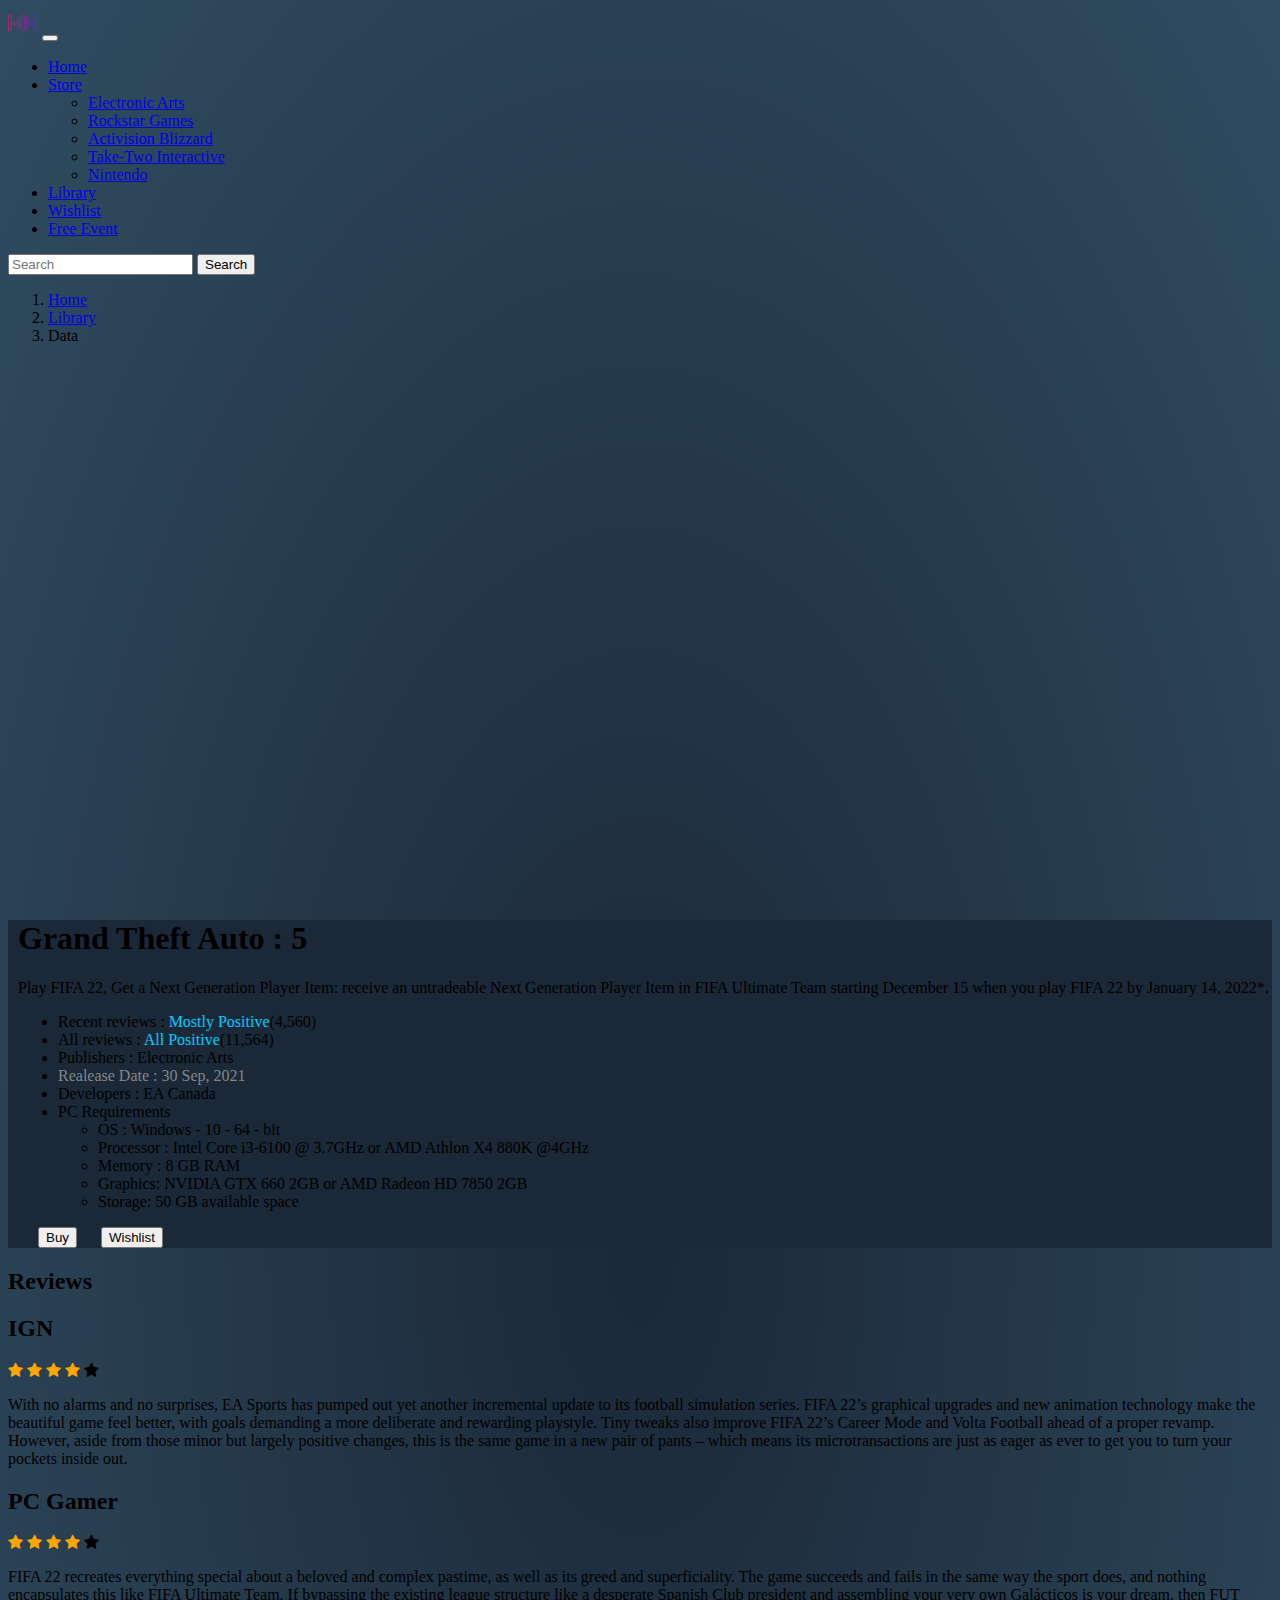
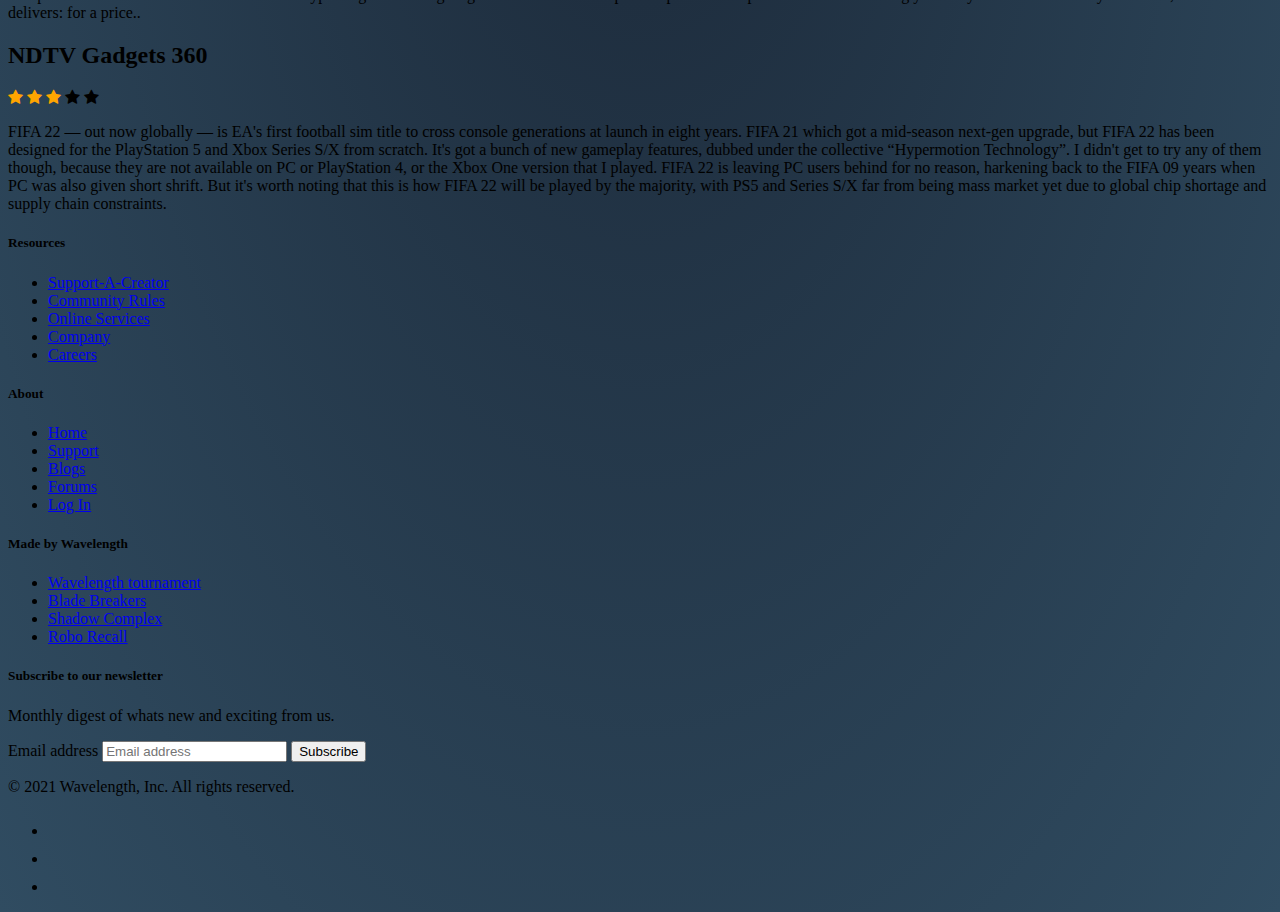
<file: GTAV.html>
<!DOCTYPE html>
<html lang="en">
  <head>
    <!-- Required meta tags -->
    <meta charset="utf-8" />
    <meta name="viewport" content="width=device-width, initial-scale=1" />

    <!-- Bootstrap CSS -->
    <link
      href="https://cdn.jsdelivr.net/npm/bootstrap@5.1.3/dist/css/bootstrap.min.css"
      rel="stylesheet"
      integrity="sha384-1BmE4kWBq78iYhFldvKuhfTAU6auU8tT94WrHftjDbrCEXSU1oBoqyl2QvZ6jIW3"
      crossorigin="anonymous"
    />

    <title>Wavelength | Get in the game!</title>
  </head>
  <body
    class="text-white"
    style="background: -webkit-radial-gradient(#1b2838, #304c61)"
  >
    <nav
      class="navbar navbar-expand-lg fixed-top navbar-dark text-white bg-dark"
    >
      <div class="container-fluid">
        <a class="navbar-brand" href="#"
          ><img
            src="/CSS/Images/radio-waves.png"
            alt="Wave"
            height="30"
            width="30"
        /></a>
        <button
          class="navbar-toggler"
          type="button"
          data-bs-toggle="collapse"
          data-bs-target="#navbarSupportedContent"
          aria-controls="navbarSupportedContent"
          aria-expanded="false"
          aria-label="Toggle navigation"
        >
          <span class="navbar-toggler-icon"></span>
        </button>
        <div class="collapse navbar-collapse" id="navbarSupportedContent">
          <ul class="navbar-nav me-auto mb-2 mb-lg-0">
            <li class="nav-item">
              <a class="nav-link" aria-current="page" href="#">Home</a>
            </li>
            <li class="nav-item dropdown">
              <a
                class="nav-link active dropdown-toggle"
                href="#"
                id="navbarDropdown"
                role="button"
                data-bs-toggle="dropdown"
                aria-expanded="false"
              >
                Store
              </a>
              <ul class="dropdown-menu" aria-labelledby="navbarDropdown">
                <li>
                  <a class="dropdown-item active" href="/electronicArts.html"
                    >Electronic Arts</a
                  >
                </li>
                <li><a class="dropdown-item" href="#">Rockstar Games</a></li>
                <li>
                  <a class="dropdown-item" href="#">Activision Blizzard</a>
                </li>
                <li>
                  <a class="dropdown-item" href="#">Take-Two Interactive</a>
                </li>
                <li><a class="dropdown-item" href="#">Nintendo</a></li>
                <!-- <li><hr class="dropdown-divider"></li> -->
              </ul>
            </li>
            <li class="nav-item">
              <a class="nav-link" href="/library.html">Library</a>
            </li>
            <li class="nav-item">
              <a class="nav-link" href="/wishlist.html">Wishlist</a>
            </li>
            <li class="nav-item">
              <a class="nav-link" href="#">Free Event</a>
            </li>
          </ul>
          <form class="d-flex">
            <input
              class="form-control me-2"
              type="search"
              placeholder="Search"
              aria-label="Search"
            />
            <button class="btn text-white btn-primary" type="submit">
              Search
            </button>
          </form>
        </div>
      </div>
    </nav>

    <nav aria-label="breadcrumb">
      <ol class="breadcrumb">
        <li class="breadcrumb-item"><a href="/home.html">Home</a></li>
        <li class="breadcrumb-item"><a href="#">Library</a></li>
        <li class="breadcrumb-item active" aria-current="page">Data</li>
      </ol>
    </nav>
    <br />
    <br />

    <div class="container d-flex">
      <iframe
      width="2000"
      height="498"
        src="https://www.youtube.com/embed/N-xHcvug3WI"
        title="YouTube video player"
        frameborder="0"
        allow="accelerometer; autoplay; clipboard-write; encrypted-media; gyroscope; picture-in-picture"
        allowfullscreen
      ></iframe>
      <div
        class="contents"
        style="padding-left: 10px; background-color: #1b2838"
      >
        <h1>Grand Theft Auto : 5</h1>
        <p>
          Play FIFA 22, Get a Next Generation Player Item: receive an
          untradeable Next Generation Player Item in FIFA Ultimate Team starting
          December 15 when you play FIFA 22 by January 14, 2022*.
        </p>
        <ul>
          <li>
            Recent reviews :
            <span style="color: rgb(0, 204, 255)">Mostly Positive</span>(4,560)
          </li>
          <li>
            All reviews :
            <span style="color: rgb(0, 204, 255)">All Positive</span>(11,564)
          </li>
          <li>Publishers : Electronic Arts</li>
          <li>
            <span style="color: #868686">Realease Date : 30 Sep, 2021</span>
          </li>
          <li>Developers : EA Canada</li>
          <li>
            PC Requirements
            <ul>
              <li>OS : Windows - 10 - 64 - bit</li>
              <li>
                Processor : Intel Core i3-6100 @ 3.7GHz or AMD Athlon X4 880K
                @4GHz
              </li>
              <li>Memory : 8 GB RAM</li>
              <li>Graphics: NVIDIA GTX 660 2GB or AMD Radeon HD 7850 2GB</li>
              <li>Storage: 50 GB available space</li>
            </ul>
          </li>
        </ul>
        <a href="/checkout.html" style="text-decoration: none"
          ><button
            type="button"
            class="submit btn-success btn-lg"
            style="margin: 0px 20px"
          >
            Buy
          </button></a
        >
        <button class="btn-dark btn-lg">Wishlist</button>
      </div>
    </div>

    <div class="container px-4 py-5 border-bottom" id="featured-3">
      <h2 class="pb-2 border-bottom">Reviews</h2>
      <div class="row g-4 py-5 row-cols-1 row-cols-lg-3">
        <div class="feature col">
          <h2>IGN</h2>
          <link
            rel="stylesheet"
            href="https://cdnjs.cloudflare.com/ajax/libs/font-awesome/4.7.0/css/font-awesome.min.css"
          />
          <span class="fa fa-star" style="color: orange"></span>
          <span class="fa fa-star" style="color: orange"></span>
          <span class="fa fa-star" style="color: orange"></span>
          <span class="fa fa-star" style="color: orange"></span>
          <span class="fa fa-star"></span>
          <p>
            With no alarms and no surprises, EA Sports has pumped out yet
            another incremental update to its football simulation series. FIFA
            22’s graphical upgrades and new animation technology make the
            beautiful game feel better, with goals demanding a more deliberate
            and rewarding playstyle. Tiny tweaks also improve FIFA 22’s Career
            Mode and Volta Football ahead of a proper revamp. However, aside
            from those minor but largely positive changes, this is the same game
            in a new pair of pants – which means its microtransactions are just
            as eager as ever to get you to turn your pockets inside out.
          </p>
        </div>
        <div class="feature col">
          <h2>PC Gamer</h2>
          <link
            rel="stylesheet"
            href="https://cdnjs.cloudflare.com/ajax/libs/font-awesome/4.7.0/css/font-awesome.min.css"
          />
          <span class="fa fa-star" style="color: orange"></span>
          <span class="fa fa-star" style="color: orange"></span>
          <span class="fa fa-star" style="color: orange"></span>
          <span class="fa fa-star" style="color: orange"></span>
          <span class="fa fa-star"></span>
          <p>
            FIFA 22 recreates everything special about a beloved and complex
            pastime, as well as its greed and superficiality. The game succeeds
            and fails in the same way the sport does, and nothing encapsulates
            this like FIFA Ultimate Team. If bypassing the existing league
            structure like a desperate Spanish Club president and assembling
            your very own Galácticos is your dream, then FUT delivers: for a
            price..
          </p>
        </div>
        <div class="feature col">
          <h2>NDTV Gadgets 360</h2>
          <link
            rel="stylesheet"
            href="https://cdnjs.cloudflare.com/ajax/libs/font-awesome/4.7.0/css/font-awesome.min.css"
          />
          <span class="fa fa-star" style="color: orange"></span>
          <span class="fa fa-star" style="color: orange"></span>
          <span class="fa fa-star" style="color: orange"></span>
          <span class="fa fa-star"></span>
          <span class="fa fa-star"></span>
          <p>
            FIFA 22 — out now globally — is EA's first football sim title to
            cross console generations at launch in eight years. FIFA 21 which
            got a mid-season next-gen upgrade, but FIFA 22 has been designed for
            the PlayStation 5 and Xbox Series S/X from scratch. It's got a bunch
            of new gameplay features, dubbed under the collective “Hypermotion
            Technology”. I didn't get to try any of them though, because they
            are not available on PC or PlayStation 4, or the Xbox One version
            that I played. FIFA 22 is leaving PC users behind for no reason,
            harkening back to the FIFA 09 years when PC was also given short
            shrift. But it's worth noting that this is how FIFA 22 will be
            played by the majority, with PS5 and Series S/X far from being mass
            market yet due to global chip shortage and supply chain constraints.
          </p>
        </div>
      </div>
    </div>

    <div class="container">
      <footer class="py-5">
        <div class="row">
          <div class="col-2">
            <h5>Resources</h5>
            <ul class="nav flex-column">
              <li class="nav-item mb-2">
                <a href="#" class="nav-link p-0 text-muted"
                  >Support-A-Creator</a
                >
              </li>
              <li class="nav-item mb-2">
                <a href="#" class="nav-link p-0 text-muted">Community Rules</a>
              </li>
              <li class="nav-item mb-2">
                <a href="#" class="nav-link p-0 text-muted">Online Services</a>
              </li>
              <li class="nav-item mb-2">
                <a href="#" class="nav-link p-0 text-muted">Company</a>
              </li>
              <li class="nav-item mb-2">
                <a href="#" class="nav-link p-0 text-muted">Careers</a>
              </li>
            </ul>
          </div>

          <div class="col-2">
            <h5>About</h5>
            <ul class="nav flex-column">
              <li class="nav-item mb-2">
                <a href="/home.html" class="nav-link p-0 text-muted">Home</a>
              </li>
              <li class="nav-item mb-2">
                <a href="#" class="nav-link p-0 text-muted">Support</a>
              </li>
              <li class="nav-item mb-2">
                <a href="#" class="nav-link p-0 text-muted">Blogs</a>
              </li>
              <li class="nav-item mb-2">
                <a href="#" class="nav-link p-0 text-muted">Forums</a>
              </li>
              <li class="nav-item mb-2">
                <a href="/login.html" class="nav-link p-0 text-muted">Log In</a>
              </li>
            </ul>
          </div>

          <div class="col-2">
            <h5>Made by Wavelength</h5>
            <ul class="nav flex-column">
              <li class="nav-item mb-2">
                <a href="#" class="nav-link p-0 text-muted"
                  >Wavelength tournament</a
                >
              </li>
              <li class="nav-item mb-2">
                <a href="#" class="nav-link p-0 text-muted">Blade Breakers</a>
              </li>
              <li class="nav-item mb-2">
                <a href="#" class="nav-link p-0 text-muted">Shadow Complex</a>
              </li>
              <li class="nav-item mb-2">
                <a href="#" class="nav-link p-0 text-muted">Robo Recall</a>
              </li>
              <!-- <li class="nav-item mb-2"><a href="#" class="nav-link p-0 text-muted">About</a></li> -->
            </ul>
          </div>

          <div class="col-4 offset-1">
            <form>
              <h5>Subscribe to our newsletter</h5>
              <p>Monthly digest of whats new and exciting from us.</p>
              <div class="d-flex w-100 gap-2">
                <label for="newsletter1" class="visually-hidden"
                  >Email address</label
                >
                <input
                  id="newsletter1"
                  type="text"
                  class="form-control"
                  placeholder="Email address"
                />
                <button class="btn btn-primary" type="button">Subscribe</button>
              </div>
            </form>
          </div>
        </div>

        <div class="d-flex justify-content-between py-4 my-4 border-top">
          <p>© 2021 Wavelength, Inc. All rights reserved.</p>
          <ul class="list-unstyled d-flex">
            <li class="ms-3">
              <a class="link-dark" href="#"
                ><svg class="bi" width="24" height="24">
                  <use xlink:href="#twitter"></use></svg
              ></a>
            </li>
            <li class="ms-3">
              <a class="link-dark" href="#"
                ><svg class="bi" width="24" height="24">
                  <use xlink:href="#instagram"></use></svg
              ></a>
            </li>
            <li class="ms-3">
              <a class="link-dark" href="#"
                ><svg class="bi" width="24" height="24">
                  <use xlink:href="#facebook"></use></svg
              ></a>
            </li>
          </ul>
        </div>
      </footer>
    </div>

    <!-- <div class="row featurette d-flex justify-content-between align-items-center">
        <div class="col-md-7 order-md-2">
          <h1 class="featurette-heading">Fifa 22</h1>
          <p class="lead"></p>
        </div>
        <div class="col-md-5 order-md-1">
          <img class="bd-placeholder-img bd-placeholder-img-lg featurette-image img-fluid mx-auto" width="500" height="500" xmlns="http://www.w3.org/2000/svg" role="img" aria-label="Placeholder: 500x500" preserveAspectRatio="xMidYMid slice" focusable="false"><title>Placeholder</title><rect width="100%" height="100%" fill="#eee"></rect><text x="50%" y="50%" fill="#aaa" dy=".3em">500x500</text></img>
  
        </div>
    </div> -->
    <!-- Optional JavaScript; choose one of the two! -->

    <!-- Option 1: Bootstrap Bundle with Popper -->
    <script
      src="https://cdn.jsdelivr.net/npm/bootstrap@5.1.3/dist/js/bootstrap.bundle.min.js"
      integrity="sha384-ka7Sk0Gln4gmtz2MlQnikT1wXgYsOg+OMhuP+IlRH9sENBO0LRn5q+8nbTov4+1p"
      crossorigin="anonymous"
    ></script>

    <!-- Option 2: Separate Popper and Bootstrap JS -->
    <!--
    <script src="https://cdn.jsdelivr.net/npm/@popperjs/core@2.10.2/dist/umd/popper.min.js" integrity="sha384-7+zCNj/IqJ95wo16oMtfsKbZ9ccEh31eOz1HGyDuCQ6wgnyJNSYdrPa03rtR1zdB" crossorigin="anonymous"></script>
    <script src="https://cdn.jsdelivr.net/npm/bootstrap@5.1.3/dist/js/bootstrap.min.js" integrity="sha384-QJHtvGhmr9XOIpI6YVutG+2QOK9T+ZnN4kzFN1RtK3zEFEIsxhlmWl5/YESvpZ13" crossorigin="anonymous"></script>
    -->
  </body>
</html>
</file>
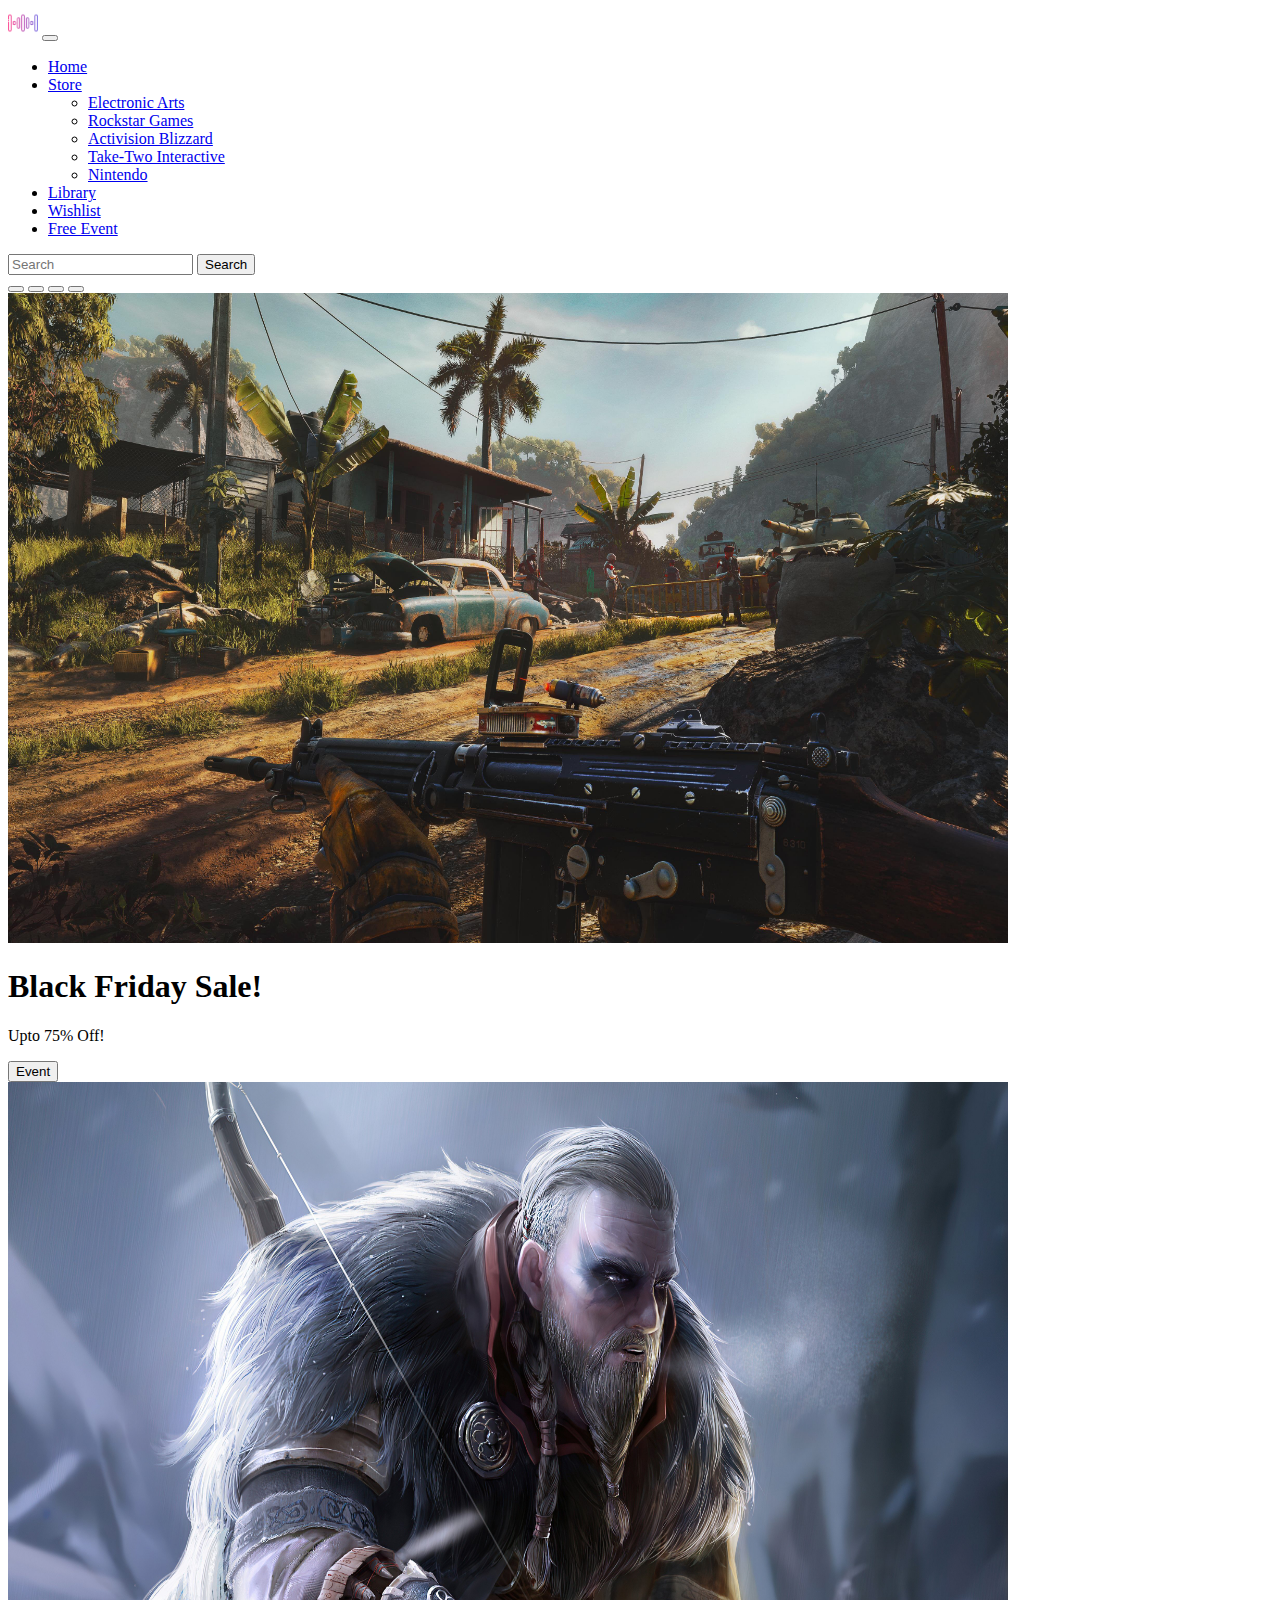
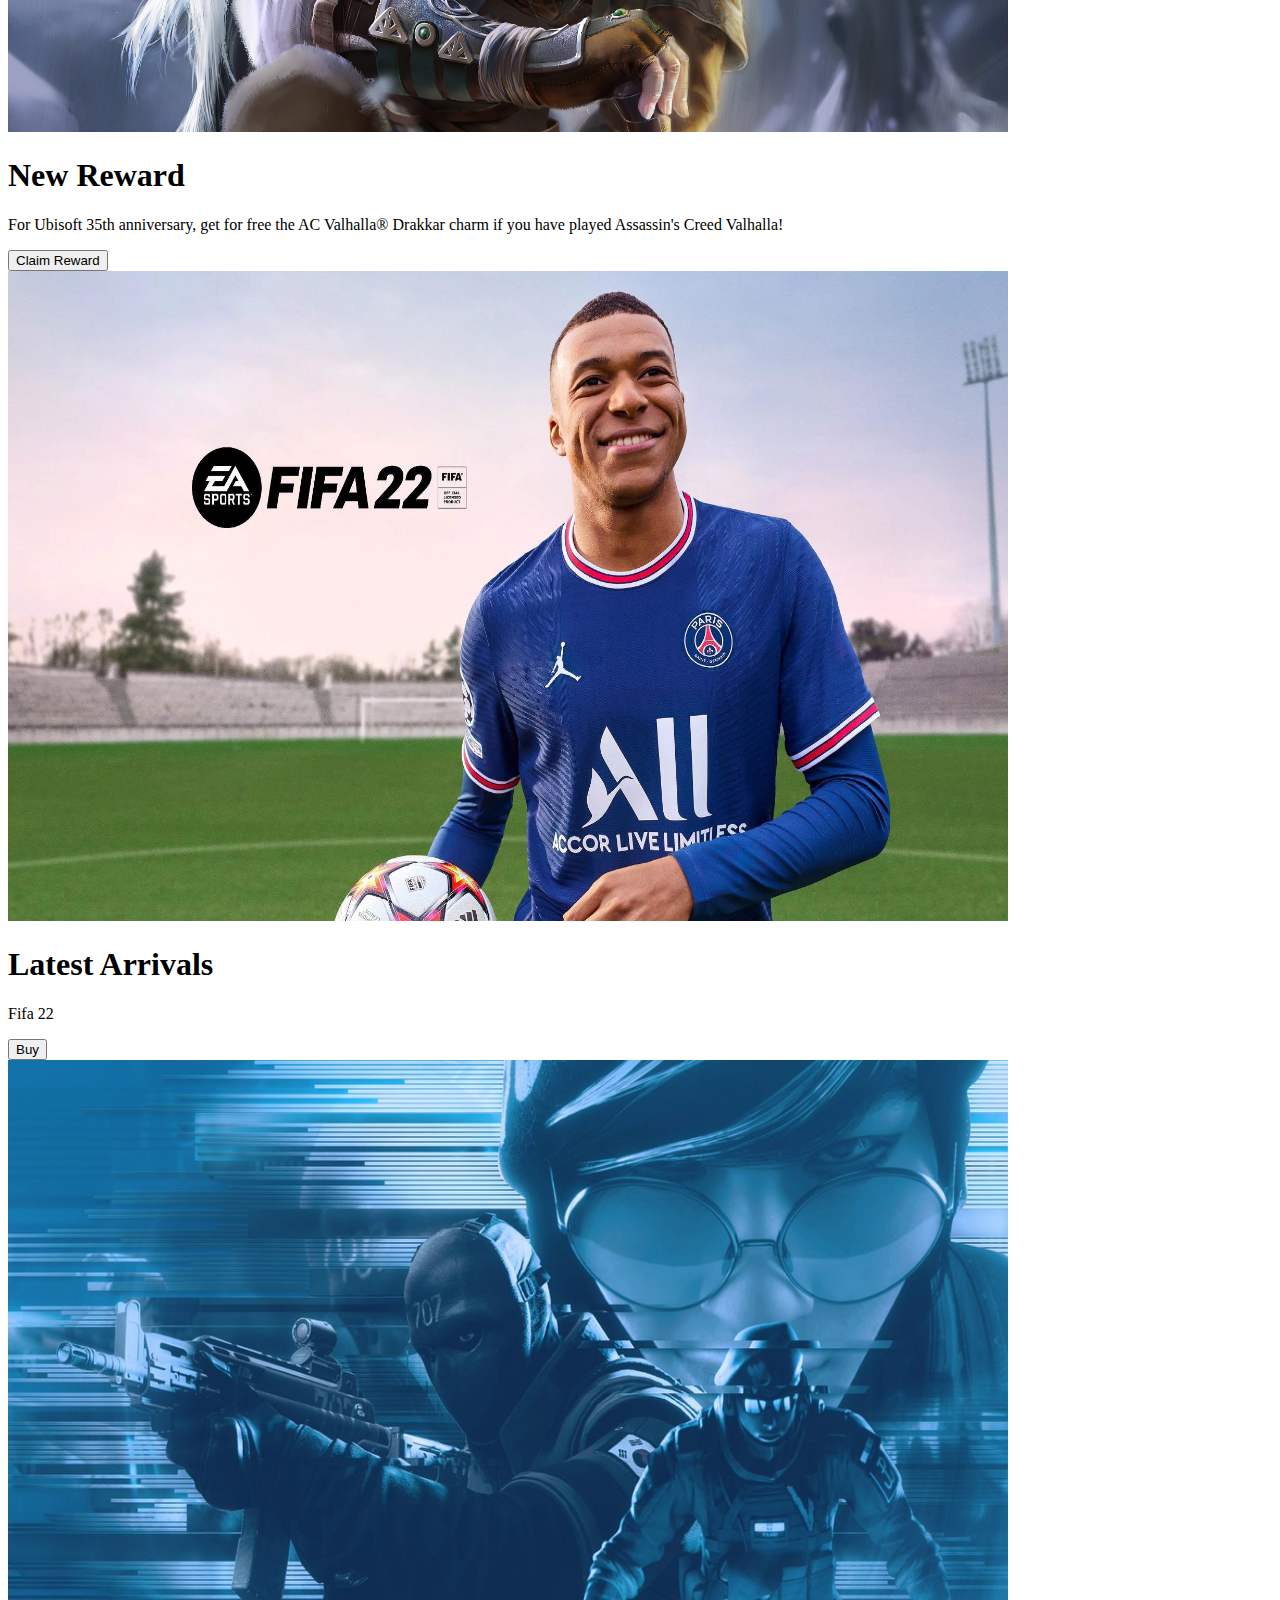
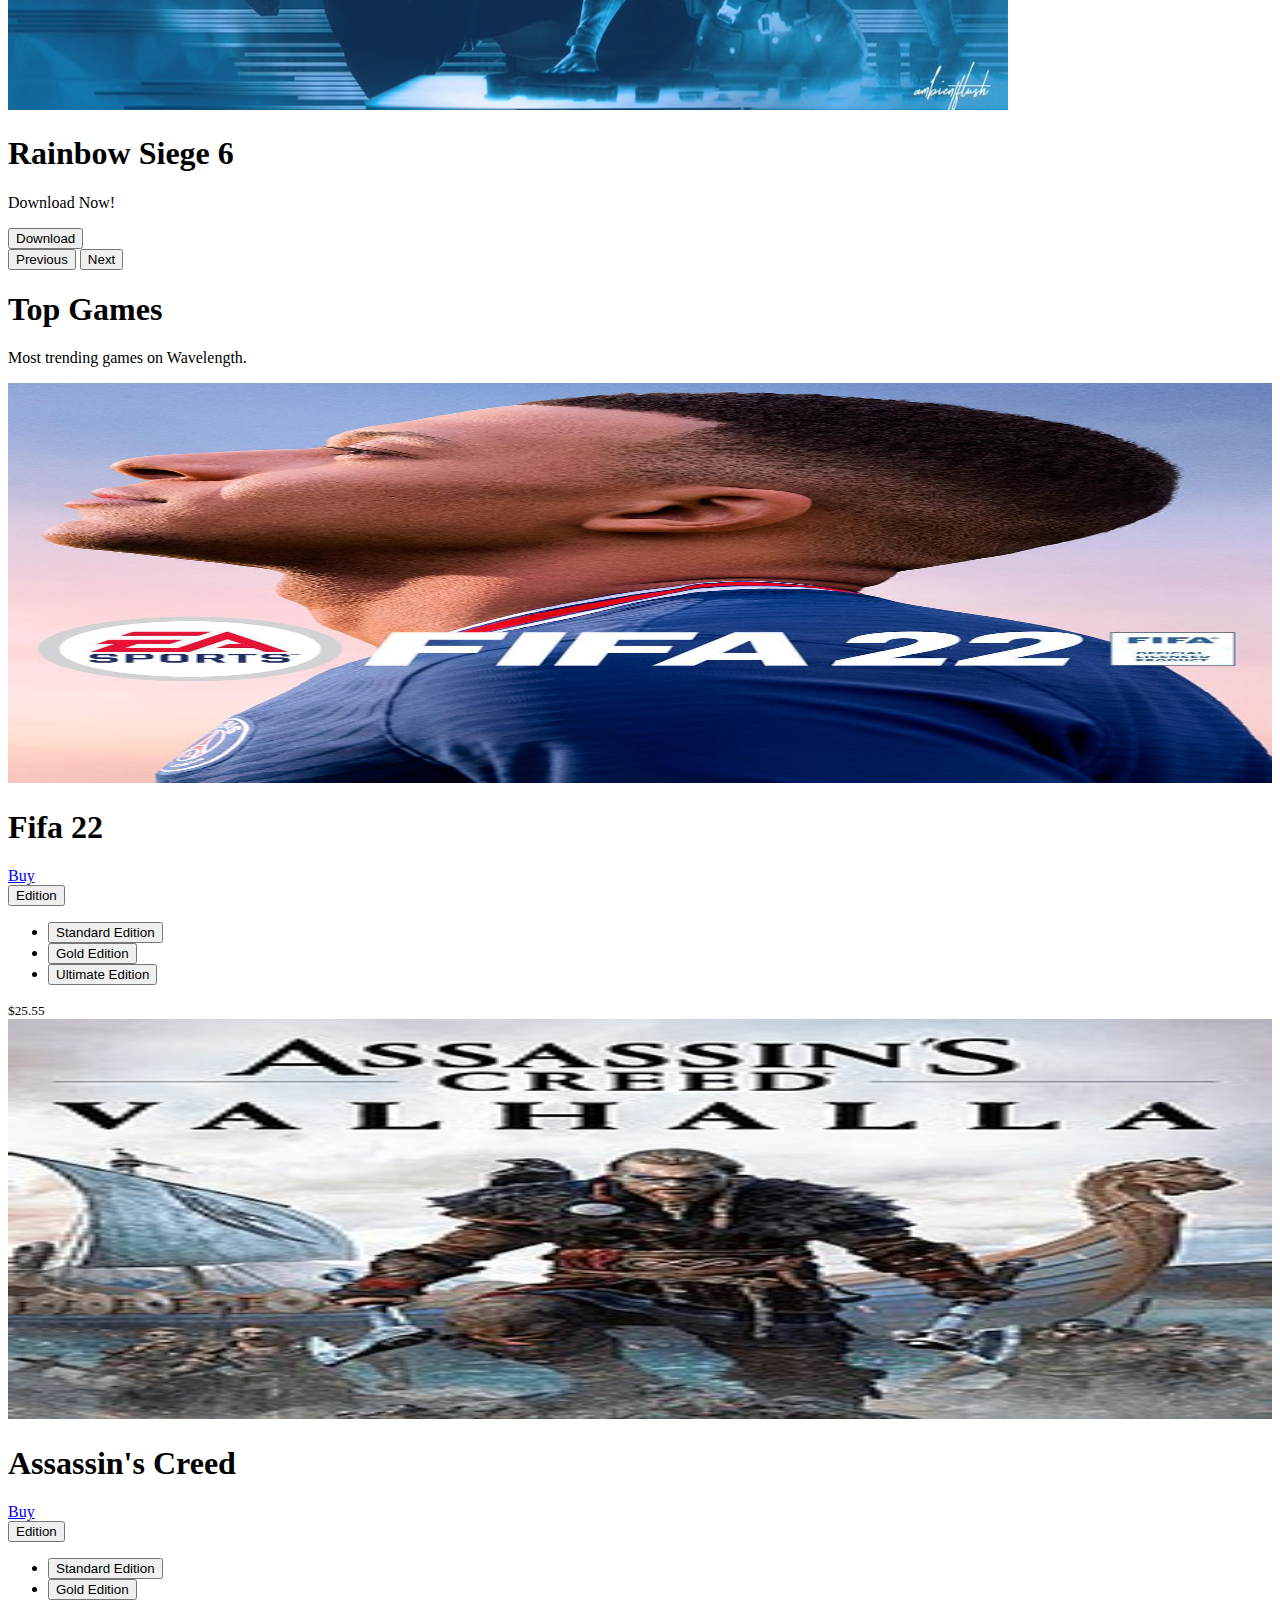
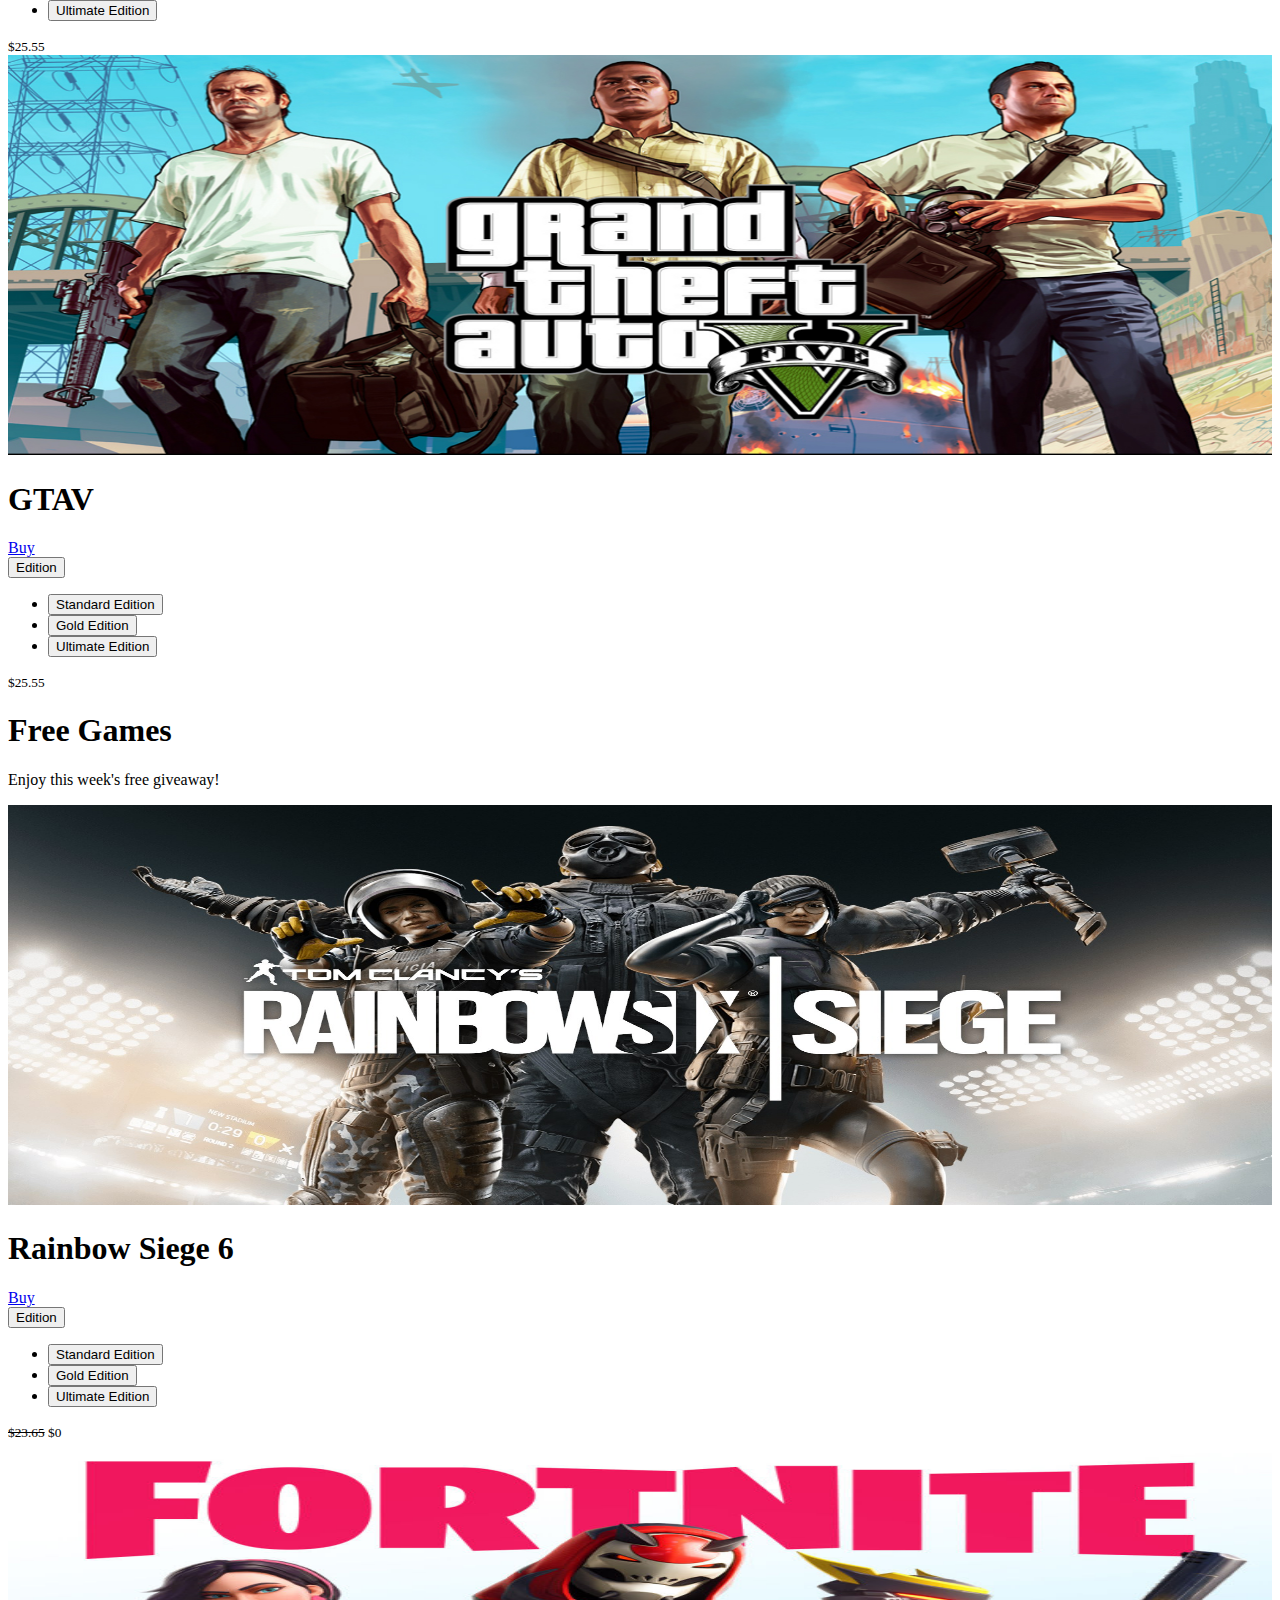
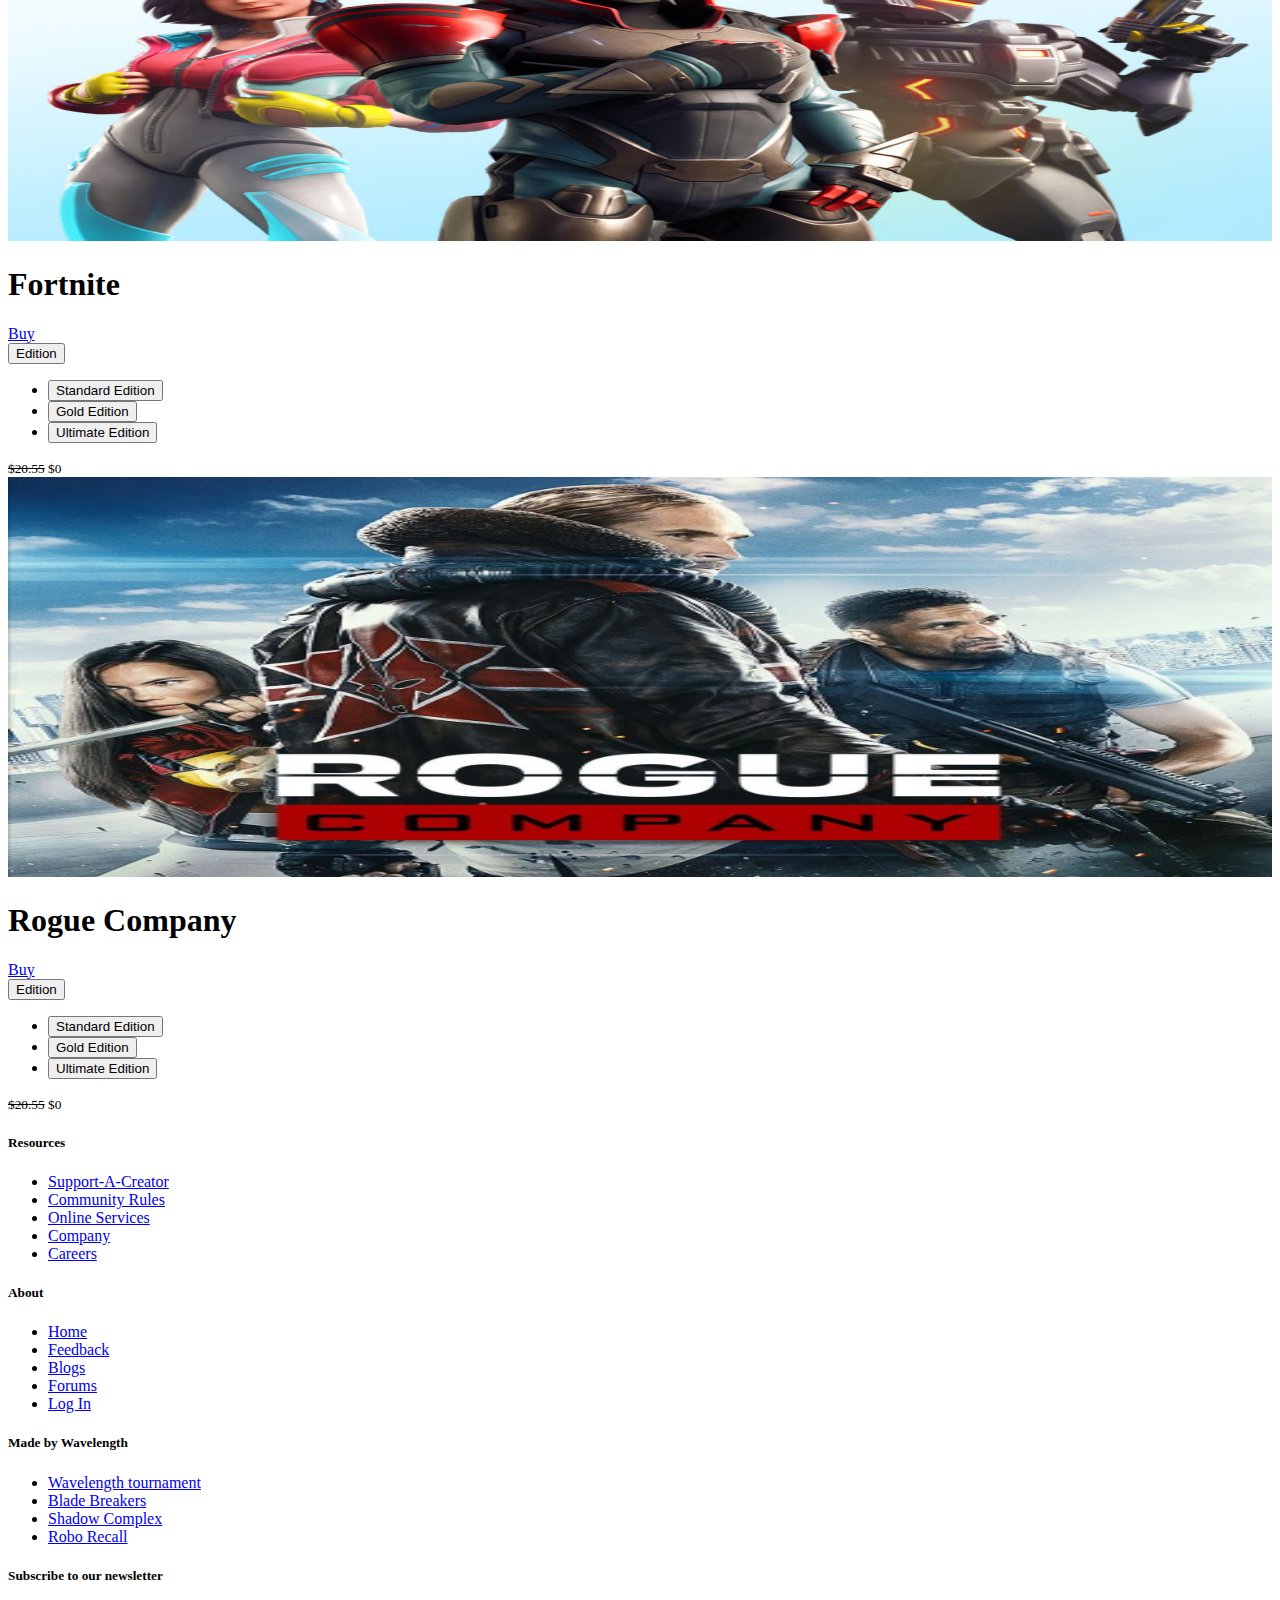
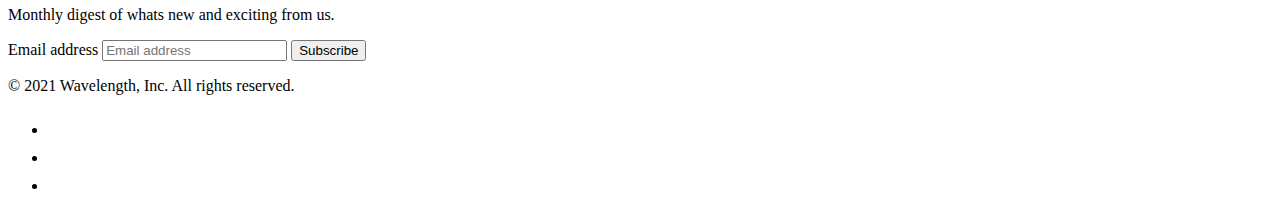
<file: home.html>
<!DOCTYPE html>
<html lang="en">
  <head>
    <!-- Required meta tags -->
    <meta charset="utf-8" />
    <meta name="viewport" content="width=device-width, initial-scale=1" />

    <!-- Bootstrap CSS -->
    <link
      href="https://cdn.jsdelivr.net/npm/bootstrap@5.1.3/dist/css/bootstrap.min.css"
      rel="stylesheet"
      integrity="sha384-1BmE4kWBq78iYhFldvKuhfTAU6auU8tT94WrHftjDbrCEXSU1oBoqyl2QvZ6jIW3"
      crossorigin="anonymous"
    />

    <title>Wavelength | Get in the game!</title>
  </head>
  <body>
    <nav
      class="navbar navbar-expand-lg fixed-top navbar-dark text-white bg-dark"
    >
      <div class="container-fluid">
        <a class="navbar-brand" href="#"
          ><img
            src="/CSS/Images/radio-waves.png"
            alt="Wave"
            height="30"
            width="30"
        /></a>
        <button
          class="navbar-toggler"
          type="button"
          data-bs-toggle="collapse"
          data-bs-target="#navbarSupportedContent"
          aria-controls="navbarSupportedContent"
          aria-expanded="false"
          aria-label="Toggle navigation"
        >
          <span class="navbar-toggler-icon"></span>
        </button>
        <div class="collapse navbar-collapse" id="navbarSupportedContent">
          <ul class="navbar-nav me-auto mb-2 mb-lg-0">
            <li class="nav-item">
              <a class="nav-link active" aria-current="page" href="#">Home</a>
            </li>
            <li class="nav-item dropdown">
              <a
                class="nav-link dropdown-toggle"
                href="#"
                id="navbarDropdown"
                role="button"
                data-bs-toggle="dropdown"
                aria-expanded="false"
              >
                Store
              </a>
              <ul class="dropdown-menu" aria-labelledby="navbarDropdown">
                <li>
                  <a class="dropdown-item" href="/electronicArts.html"
                    >Electronic Arts</a
                  >
                </li>
                <li><a class="dropdown-item" href="#">Rockstar Games</a></li>
                <li>
                  <a class="dropdown-item" href="#">Activision Blizzard</a>
                </li>
                <li>
                  <a class="dropdown-item" href="#">Take-Two Interactive</a>
                </li>
                <li><a class="dropdown-item" href="#">Nintendo</a></li>
                <!-- <li><hr class="dropdown-divider"></li> -->
              </ul>
            </li>
            <li class="nav-item">
              <a class="nav-link" href="/library.html">Library</a>
            </li>
            <li class="nav-item">
              <a class="nav-link" href="/wishlist.html">Wishlist</a>
            </li>
            <li class="nav-item">
              <a class="nav-link" href="#">Free Event</a>
            </li>
          </ul>
          <form class="d-flex">
            <input
              class="form-control me-2"
              type="search"
              placeholder="Search"
              aria-label="Search"
            />
            <button class="btn text-white btn-primary" type="submit">
              Search
            </button>
          </form>
        </div>
      </div>
    </nav>

    <div
      id="carouselExampleCaptions"
      class="carousel slide carousel-fade"
      data-bs-ride="carousel"
    >
      <div class="carousel-indicators">
        <button
          type="button"
          data-bs-target="#carouselExampleCaptions"
          data-bs-slide-to="0"
          class="active"
          aria-current="true"
          aria-label="Slide 1"
        ></button>
        <button
          type="button"
          data-bs-target="#carouselExampleCaptions"
          data-bs-slide-to="1"
          aria-label="Slide 2"
        ></button>
        <button
          type="button"
          data-bs-target="#carouselExampleCaptions"
          data-bs-slide-to="2"
          aria-label="Slide 3"
        ></button>
        <button
          type="button"
          data-bs-target="#carouselExampleCaptions"
          data-bs-slide-to="3"
          aria-label="Slide 4"
        ></button>
      </div>
      <div class="carousel-inner">
        <div class="carousel-item active">
          <img
            src="/CSS/Images/FarCry2.jpg"
            class="d-block w-100"
            alt="..."
            height="650"
            width="1000"
          />
          <div class="carousel-caption d-none d-md-block">
            <h1>Black Friday Sale!</h1>
            <p>Upto 75% Off!</p>
            <button class="btn btn-primary">Event</button>
          </div>
        </div>

        <div class="carousel-item">
          <img
            src="/CSS/Images/assassin'sCreed1.jpg"
            class="d-block w-100"
            alt="..."
            height="650"
            width="1000"
          />
          <div class="carousel-caption d-none d-md-block">
            <h1>New Reward</h1>
            <p>
              For Ubisoft 35th anniversary, get for free the AC Valhalla®
              Drakkar charm if you have played Assassin's Creed Valhalla!
            </p>
            <button class="btn btn-primary">Claim Reward</button>
          </div>
        </div>

        <div class="carousel-item">
          <img
            src="/CSS/Images/Fifa22_1.jpg"
            class="d-block w-100"
            alt="..."
            height="650"
            width="1000"
          />
          <div class="carousel-caption d-none d-md-block">
            <h1>Latest Arrivals</h1>
            <p>Fifa 22</p>
            <button class="btn btn-primary">Buy</button>
          </div>
        </div>

        <div class="carousel-item">
          <img
            src="/CSS/Images/Rainbowsiege1.jpg"
            class="d-block w-100"
            alt="..."
            height="650"
            width="1000"
          />
          <div class="carousel-caption d-none d-md-block">
            <h1>Rainbow Siege 6</h1>
            <p>Download Now!</p>
            <button class="btn btn-success">Download</button>
          </div>
        </div>
      </div>
      <button
        class="carousel-control-prev"
        type="button"
        data-bs-target="#carouselExampleCaptions"
        data-bs-slide="prev"
      >
        <span class="carousel-control-prev-icon" aria-hidden="true"></span>
        <span class="visually-hidden">Previous</span>
      </button>
      <button
        class="carousel-control-next"
        type="button"
        data-bs-target="#carouselExampleCaptions"
        data-bs-slide="next"
      >
        <span class="carousel-control-next-icon" aria-hidden="true"></span>
        <span class="visually-hidden">Next</span>
      </button>
    </div>

    <main class="bg-dark text-primary">
      <section class="py-3 text-center container">
        <div class="row py-lg-3">
          <div class="col-lg-6 col-md-8 mx-auto">
            <h1 class="fw-light">Top Games</h1>
            <p class="lead text-muted">
              Most trending games on Wavelength.
            </p>
          </div>
        </div>
      </section>

      <div class="album py-5 text-dark" >
        <div class="container">
          <div class="row row-cols-1 row-cols-sm-2 row-cols-md-3 g-3">
            <div class="col">
              <div class="card shadow-sm">
                <img src="/CSS/Images/thumb1Fifa.jpg" alt="" width="100%"
                height="400">

                <div class="card-body">
                  <p class="card-text text-center">
                    <h1>Fifa 22</h1>
                  </p>
                  <div
                    class="d-flex justify-content-between align-items-center"
                  >
                    <div class="btn-group">
                      <a class="btn btn-sm btn-primary" href="/fifa.html" role="button">Buy</a>
                      <div class="btn-group dropend ">
                        <button class="btn btn-secondary dropdown-toggle" type="button" id="dropdownMenu2" data-bs-toggle="dropdown" aria-expanded="false">
                          Edition
                        </button>
                        <ul class="dropdown-menu" aria-labelledby="dropdownMenu2">
                          <li><button class="dropdown-item active" type="button">Standard Edition</button></li>
                          <li><button class="dropdown-item" type="button">Gold Edition</button></li>
                          <li><button class="dropdown-item" type="button">Ultimate Edition</button></li>
                        </ul>
                      </div>
                    </div>
                    <small class="text-muted">$25.55</small>
                  </div>
                </div>
              </div>
            </div>
            <div class="col">
              <div class="card shadow-sm">
                <img src="/CSS/Images/thumb3ACValhalla.jpg" alt="" width="100%"
                height="400">

                <div class="card-body">
                  <p class="card-text">
                    <h1>Assassin's Creed</h1>
                  </p>
                  <div
                    class="d-flex justify-content-between align-items-center"
                  >
                    <div class="btn-group">
                      <a class="btn btn-sm btn-primary" href="/AssasinsCreed.html" role="button">Buy</a>
                      <div class="btn-group dropend ">
                        <button class="btn btn-secondary dropdown-toggle" type="button" id="dropdownMenu2" data-bs-toggle="dropdown" aria-expanded="false">
                          Edition
                        </button>
                        <ul class="dropdown-menu" aria-labelledby="dropdownMenu2">
                          <li><button class="dropdown-item active" type="button">Standard Edition</button></li>
                          <li><button class="dropdown-item" type="button">Gold Edition</button></li>
                          <li><button class="dropdown-item" type="button">Ultimate Edition</button></li>
                        </ul>
                      </div>
                    </div>
                    <small class="text-muted">$25.55</small>
                  </div>
                </div>
              </div>
            </div>
            <div class="col">
              <div class="card shadow-sm">
                <img src="/CSS/Images/thumb2gta-5.jpg" alt="" width="100%"
                height="400">

                <div class="card-body">
                  <p class="card-text">
                    <h1>GTAV</h1>
                  </p>
                  <div
                    class="d-flex justify-content-between align-items-center"
                  >
                    <div class="btn-group">
                      <a class="btn btn-sm btn-primary" href="/GTAV.html" role="button">Buy</a>

                      <div class="btn-group dropend ">
                        <button class="btn btn-secondary dropdown-toggle" type="button" id="dropdownMenu2" data-bs-toggle="dropdown" aria-expanded="false">
                          Edition
                        </button>
                        <ul class="dropdown-menu" aria-labelledby="dropdownMenu2">
                          <li><button class="dropdown-item active" type="button">Standard Edition</button></li>
                          <li><button class="dropdown-item" type="button">Gold Edition</button></li>
                          <li><button class="dropdown-item" type="button">Ultimate Edition</button></li>
                        </ul>
                      </div>
                    </div>
                    <small class="text-muted">$25.55</small>
                  </div>
                </div>
              </div>
            </div>
          </div>
        </div>
      </div>
    </main>

    <!-- <br> -->
    <!-- <hr class="dropdown-divider"> -->

    <main class="bg-dark text-primary border-top">
      <section class="py-3 text-center container">
        <div class="row py-lg-3">
          <div class="col-lg-6 col-md-8 mx-auto">
            <h1 class="fw-light">Free Games</h1>
            <p class="lead text-muted">
              Enjoy this week's free giveaway!
            </p>
          </div>
        </div>
      </section>

      <div class="album py-5 text-dark" >
        <div class="container">
          <div class="row row-cols-1 row-cols-sm-2 row-cols-md-3 g-3">
            <div class="col">
              <div class="card shadow-sm">
                <img src="/CSS/Images/Rainbowsiege2.jpg" alt="" width="100%"
                height="400">
                  <title>Placeholder</title>
                  <rect width="100%" height="100%" fill="#55595c"></rect>
                  <text x="50%" y="50%" fill="#eceeef" dy=".3em">
                  </text>
                </svg>

                <div class="card-body">
                  <p class="card-text text-center">
                    <h1>Rainbow Siege 6</h1>
                  </p>
                  <div
                    class="d-flex justify-content-between align-items-center"
                  >
                    <div class="btn-group">
                      <a class="btn btn-sm btn-primary" href="/RainbowSeige.html" role="button">Buy</a>

                      <div class="btn-group dropend ">
                        <button class="btn btn-secondary dropdown-toggle" type="button" id="dropdownMenu2" data-bs-toggle="dropdown" aria-expanded="false">
                          Edition
                        </button>
                        <ul class="dropdown-menu" aria-labelledby="dropdownMenu2">
                          <li><button class="dropdown-item active" type="button">Standard Edition</button></li>
                          <li><button class="dropdown-item" type="button">Gold Edition</button></li>
                          <li><button class="dropdown-item" type="button">Ultimate Edition</button></li>
                        </ul>
                      </div>
                    </div>
                    <small class="text-muted"><s>$23.65</s>&nbsp;$0</small>
                  </div>
                </div>
              </div>
            </div>
            
            <div class="col">
              <div class="card shadow-sm">
                <img src="/CSS/Images/Fortnite_CoverPage.jpg" alt="" width="100%"
                height="400">

                <div class="card-body">
                  <p class="card-text">
                    <h1>Fortnite</h1>
                  </p>
                  <div
                    class="d-flex justify-content-between align-items-center"
                  >
                    <div class="btn-group">
                      <a class="btn btn-sm btn-primary" href="/Fortnite.html" role="button">Buy</a>

                      <div class="btn-group dropend ">
                        <button class="btn btn-secondary dropdown-toggle" type="button" id="dropdownMenu2" data-bs-toggle="dropdown" aria-expanded="false">
                          Edition
                        </button>
                        <ul class="dropdown-menu" aria-labelledby="dropdownMenu2">
                          <li><button class="dropdown-item active" type="button">Standard Edition</button></li>
                          <li><button class="dropdown-item" type="button">Gold Edition</button></li>
                          <li><button class="dropdown-item" type="button">Ultimate Edition</button></li>
                        </ul>
                      </div>
                    </div>
                    <!-- <small class="text-muted"><del>$25.55</del><ins>$0</ins></small> -->
                    <small class="text-muted"><s>$20.55</s>&nbsp;$0</small>
                  </div>
                </div>
              </div>
            </div>

            <div class="col">
              <div class="card shadow-sm">
                <img src="/CSS/Images/Rogue_Company_CoverPage.jpg" alt="" width="100%"
                height="400">

                <div class="card-body">
                  <p class="card-text">
                    <h1>Rogue Company</h1>
                  </p>
                  <div
                    class="d-flex justify-content-between align-items-center"
                  >
                    <div class="btn-group">
                      <a class="btn btn-sm btn-primary" href="/RogueCompany.html" role="button">Buy</a>

                      <div class="btn-group dropend ">
                        <button class="btn btn-secondary dropdown-toggle" type="button" id="dropdownMenu2" data-bs-toggle="dropdown" aria-expanded="false">
                          Edition
                        </button>
                        <ul class="dropdown-menu" aria-labelledby="dropdownMenu2">
                          <li><button class="dropdown-item active" type="button">Standard Edition</button></li>
                          <li><button class="dropdown-item" type="button">Gold Edition</button></li>
                          <li><button class="dropdown-item" type="button">Ultimate Edition</button></li>
                        </ul>
                      </div>
                    </div>
                    <small class="text-muted"><s>$20.55</s>&nbsp;$0</small>
                  </div>
                </div>
              </div>
            </div>

          </div>
        </div>
      </div>
    </main>

    <div class="container">
      <footer class="py-5">
        <div class="row">
          <div class="col-2">
            <h5>Resources</h5>
            <ul class="nav flex-column">
              <li class="nav-item mb-2"><a href="#" class="nav-link p-0 text-muted">Support-A-Creator</a></li>
              <li class="nav-item mb-2"><a href="#" class="nav-link p-0 text-muted">Community Rules</a></li>
              <li class="nav-item mb-2"><a href="#" class="nav-link p-0 text-muted">Online Services</a></li>
              <li class="nav-item mb-2"><a href="#" class="nav-link p-0 text-muted">Company</a></li>
              <li class="nav-item mb-2"><a href="#" class="nav-link p-0 text-muted">Careers</a></li>
            </ul>
          </div>

          <div class="col-2">
            <h5>About</h5>
            <ul class="nav flex-column">
              <li class="nav-item mb-2"><a href="/home.html" class="nav-link p-0 text-muted">Home</a></li>
              <li class="nav-item mb-2"><a href="/feedback.html" class="nav-link p-0 text-muted">Feedback</a></li>
              <li class="nav-item mb-2"><a href="#" class="nav-link p-0 text-muted">Blogs</a></li>
              <li class="nav-item mb-2"><a href="#" class="nav-link p-0 text-muted">Forums</a></li>
              <li class="nav-item mb-2"><a href="/login.html" class="nav-link p-0 text-muted">Log In</a></li>
            </ul>
          </div>
    
          
    
          <div class="col-2">
            <h5>Made by Wavelength</h5>
            <ul class="nav flex-column">
              <li class="nav-item mb-2"><a href="#" class="nav-link p-0 text-muted">Wavelength tournament</a></li>
              <li class="nav-item mb-2"><a href="#" class="nav-link p-0 text-muted">Blade Breakers</a></li>
              <li class="nav-item mb-2"><a href="#" class="nav-link p-0 text-muted">Shadow Complex</a></li>
              <li class="nav-item mb-2"><a href="#" class="nav-link p-0 text-muted">Robo Recall</a></li>
              <!-- <li class="nav-item mb-2"><a href="#" class="nav-link p-0 text-muted">About</a></li> -->
            </ul>
          </div>
    
          <div class="col-4 offset-1">
            <form>
              <h5>Subscribe to our newsletter</h5>
              <p>Monthly digest of whats new and exciting from us.</p>
              <div class="d-flex w-100 gap-2">
                <label for="newsletter1" class="visually-hidden">Email address</label>
                <input id="newsletter1" type="text" class="form-control" placeholder="Email address">
                <button class="btn btn-primary" onclick="wishlistAlert()">
                  Subscribe
                </button>
                <script>
                  function wishlistAlert() {
                    alert(
                      "Thanks for subscibing to our newsletter."
                    );
                  }
                </script>
              </div>
            </form>
          </div>
        </div>
    
        <div class="d-flex justify-content-between py-4 my-4 border-top">
          <p>© 2021 Wavelength, Inc. All rights reserved.</p>
          <ul class="list-unstyled d-flex">
            <li class="ms-3"><a class="link-dark" href="#"><svg class="bi" width="24" height="24"><use xlink:href="#twitter"></use></svg></a></li>
            <li class="ms-3"><a class="link-dark" href="#"><svg class="bi" width="24" height="24"><use xlink:href="#instagram"></use></svg></a></li>
            <li class="ms-3"><a class="link-dark" href="#"><svg class="bi" width="24" height="24"><use xlink:href="#facebook"></use></svg></a></li>
          </ul>
        </div>
      </footer>
    </div>
    <!-- Optional JavaScript; choose one of the two! -->

    <!-- Option 1: Bootstrap Bundle with Popper -->
    <script
      src="https://cdn.jsdelivr.net/npm/bootstrap@5.1.3/dist/js/bootstrap.bundle.min.js"
      integrity="sha384-ka7Sk0Gln4gmtz2MlQnikT1wXgYsOg+OMhuP+IlRH9sENBO0LRn5q+8nbTov4+1p"
      crossorigin="anonymous"
    ></script>

    <!-- Option 2: Separate Popper and Bootstrap JS -->
    <!--
    <script src="https://cdn.jsdelivr.net/npm/@popperjs/core@2.10.2/dist/umd/popper.min.js" integrity="sha384-7+zCNj/IqJ95wo16oMtfsKbZ9ccEh31eOz1HGyDuCQ6wgnyJNSYdrPa03rtR1zdB" crossorigin="anonymous"></script>
    <script src="https://cdn.jsdelivr.net/npm/bootstrap@5.1.3/dist/js/bootstrap.min.js" integrity="sha384-QJHtvGhmr9XOIpI6YVutG+2QOK9T+ZnN4kzFN1RtK3zEFEIsxhlmWl5/YESvpZ13" crossorigin="anonymous"></script>
    -->
  </body>
</html>
</file>
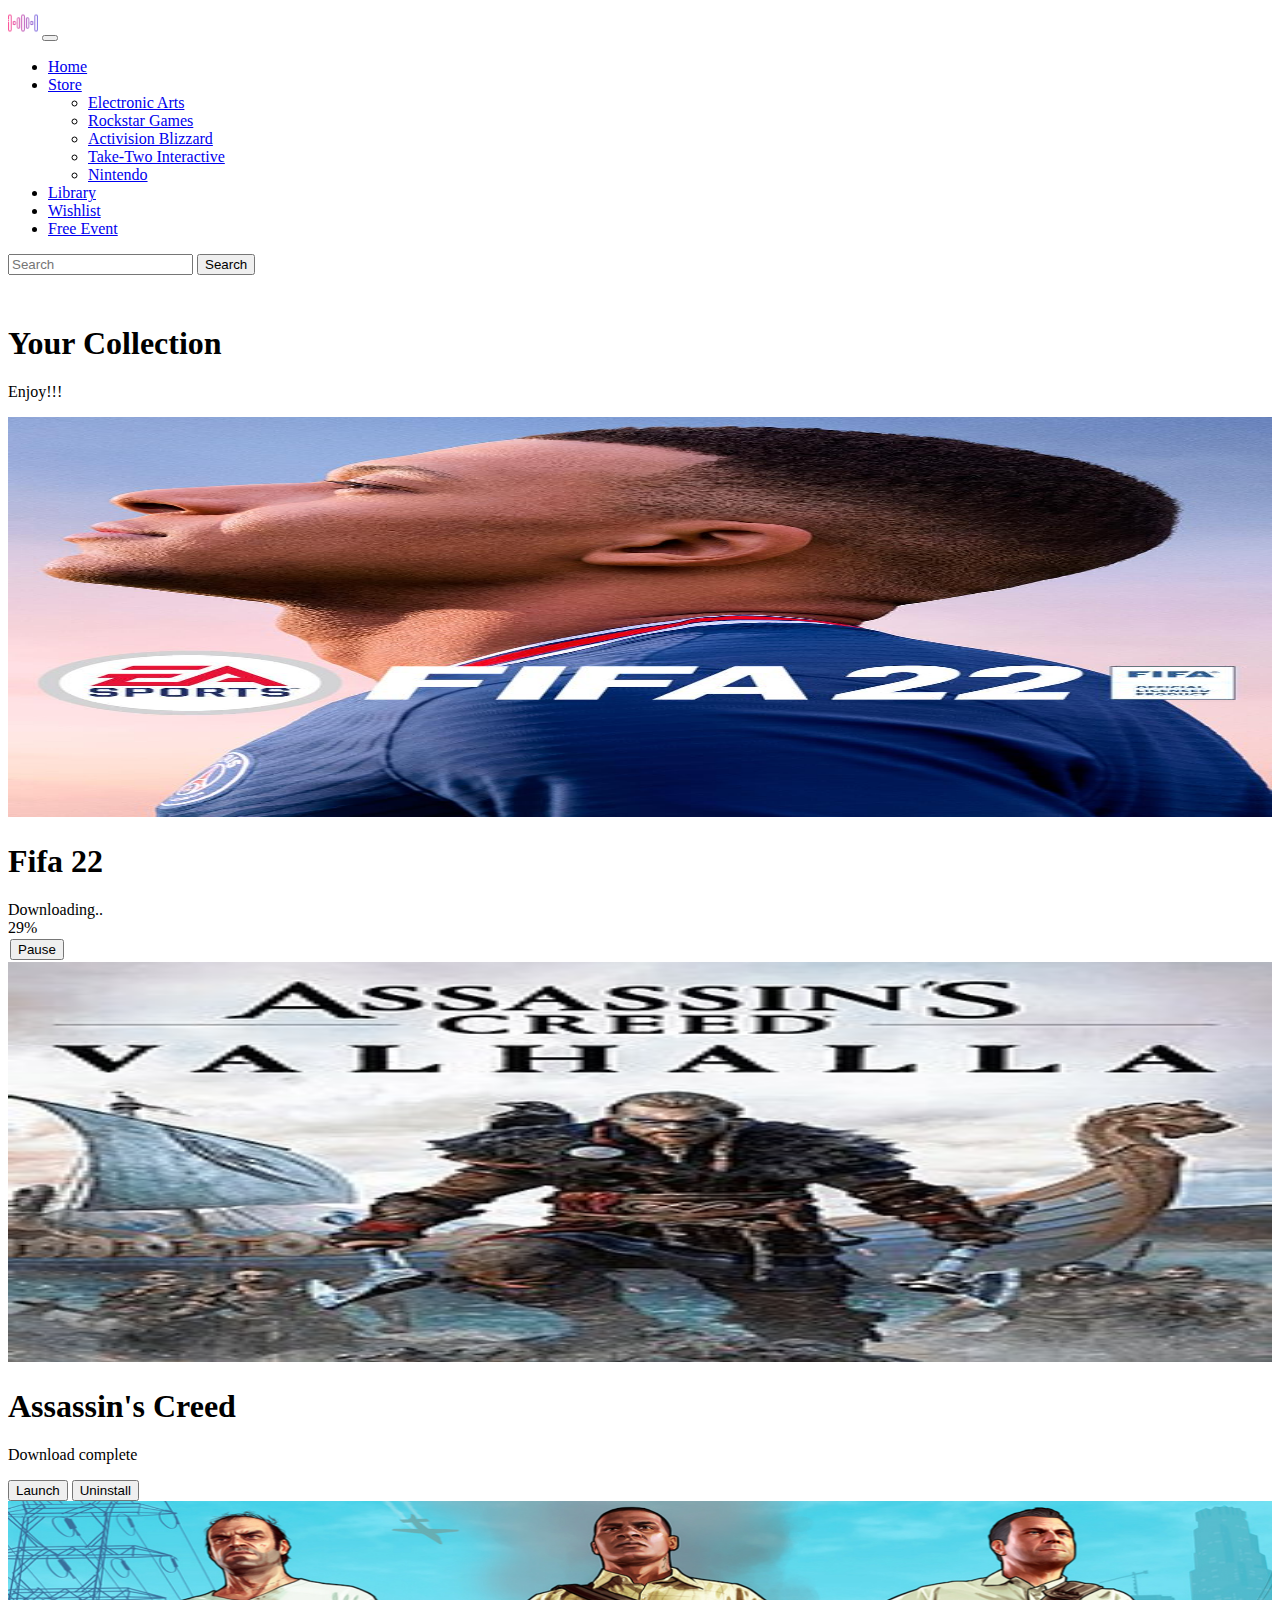
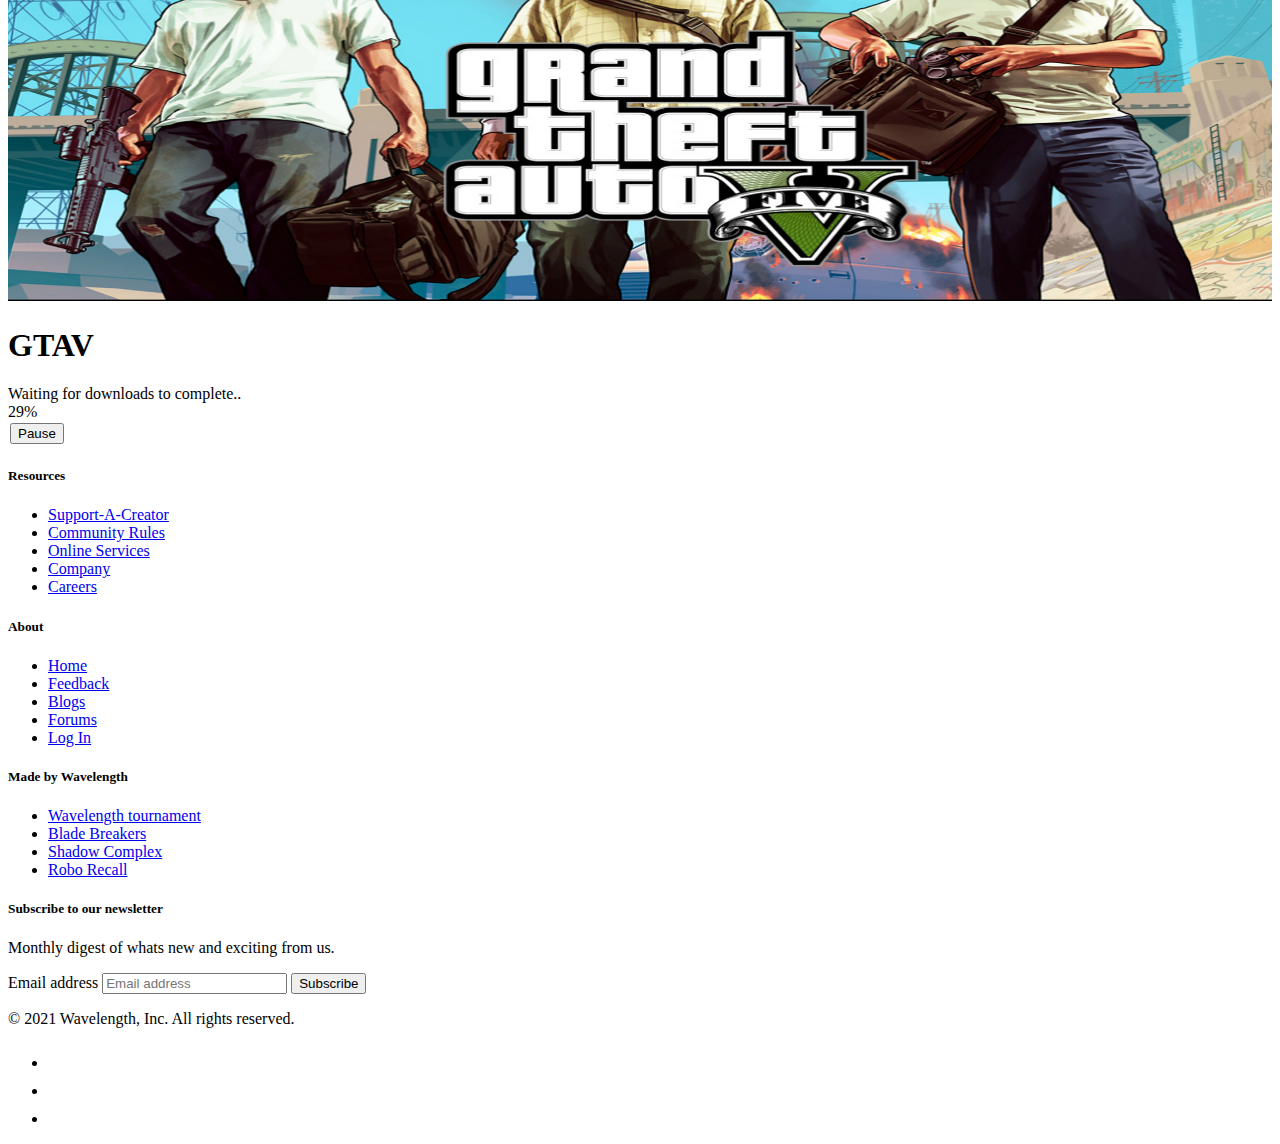
<file: library.html>
<!DOCTYPE html>
<html lang="en">
  <head>
    <!-- Required meta tags -->
    <meta charset="utf-8" />
    <meta name="viewport" content="width=device-width, initial-scale=1" />

    <!-- Bootstrap CSS -->
    <link
      href="https://cdn.jsdelivr.net/npm/bootstrap@5.1.3/dist/css/bootstrap.min.css"
      rel="stylesheet"
      integrity="sha384-1BmE4kWBq78iYhFldvKuhfTAU6auU8tT94WrHftjDbrCEXSU1oBoqyl2QvZ6jIW3"
      crossorigin="anonymous"
    />

    <title>Wavelength | Get in the game!</title>
  </head>
  <body>
    <nav
      class="navbar navbar-expand-lg fixed-top navbar-dark text-white bg-dark"
    >
      <div class="container-fluid">
        <a class="navbar-brand" href="#"
          ><img
            src="/CSS/Images/radio-waves.png"
            alt="Wave"
            height="30"
            width="30"
        /></a>
        <button
          class="navbar-toggler"
          type="button"
          data-bs-toggle="collapse"
          data-bs-target="#navbarSupportedContent"
          aria-controls="navbarSupportedContent"
          aria-expanded="false"
          aria-label="Toggle navigation"
        >
          <span class="navbar-toggler-icon"></span>
        </button>
        <div class="collapse navbar-collapse" id="navbarSupportedContent">
          <ul class="navbar-nav me-auto mb-2 mb-lg-0">
            <li class="nav-item">
              <a class="nav-link" aria-current="page" href="/home.html">Home</a>
            </li>
            <li class="nav-item dropdown">
              <a
                class="nav-link dropdown-toggle"
                href="#"
                id="navbarDropdown"
                role="button"
                data-bs-toggle="dropdown"
                aria-expanded="false"
              >
                Store
              </a>
              <ul class="dropdown-menu" aria-labelledby="navbarDropdown">
                <li>
                  <a class="dropdown-item" href="/electronicArts.html"
                    >Electronic Arts</a
                  >
                </li>
                <li><a class="dropdown-item" href="#">Rockstar Games</a></li>
                <li>
                  <a class="dropdown-item" href="#">Activision Blizzard</a>
                </li>
                <li>
                  <a class="dropdown-item" href="#">Take-Two Interactive</a>
                </li>
                <li><a class="dropdown-item" href="#">Nintendo</a></li>
                <!-- <li><hr class="dropdown-divider"></li> -->
              </ul>
            </li>
            <li class="nav-item">
              <a class="nav-link active" href="/library.html">Library</a>
            </li>
            <li class="nav-item">
              <a class="nav-link" href="/wishlist.html">Wishlist</a>
            </li>
            <li class="nav-item">
              <a class="nav-link" href="#">Free Event</a>
            </li>
          </ul>
          <form class="d-flex">
            <input
              class="form-control me-2"
              type="search"
              placeholder="Search"
              aria-label="Search"
            />
            <button class="btn text-white btn-primary" type="submit">
              Search
            </button>
          </form>
        </div>
      </div>
    </nav>

    <main class="bg-dark text-primary">
      <section class="py-3 text-center container">
        <div class="row py-lg-3">
          <div class="col-lg-6 col-md-8 mx-auto">
            <h1 class="fw-light" style="margin-top: 50px;">Your Collection</h1>
            <p class="lead text-muted">
              Enjoy!!!
            </p>
          </div>
        </div>
      </section>

      <div class="album py-5 text-dark" >
        <div class="container">
          <div class="row row-cols-1 row-cols-sm-2 row-cols-md-3 g-3">
            <div class="col">
              <div class="card shadow-sm">
                <img src="/CSS/Images/thumb1Fifa.jpg" alt="" width="100%"
                height="400">

                <div class="card-body">
                  <p class="card-text text-center">
                    <h1>Fifa 22</h1>
                  </p>
                  Downloading..
                  <div class="progress">
                    <div class="progress-bar progress-bar-striped progress-bar-animated" role="progressbar" aria-valuenow="29" aria-valuemin="0" aria-valuemax="100" style="width: 29%">29%</div>
                  </div>
                  <button type="button" class="btn btn-primary btn-sm" style="margin: 2px;">Pause</button>
                </div>
              </div>
            </div>

            <div class="col">
              <div class="card shadow-sm">
                <img src="/CSS/Images/thumb3ACValhalla.jpg" alt="" width="100%"
                height="400">

                <div class="card-body">
                  <p class="card-text">
                    <h1>Assassin's Creed</h1>
                  <p style="margin-top: 20px;">Download complete</p>
                  </p>
                  <button type="button" class="btn btn-success btn-sm">Launch</button>
                  <button type="button" class="btn btn-danger btn-sm">Uninstall</button>
                </div>
              </div>
            </div>
            <div class="col">
              <div class="card shadow-sm">
                <img src="/CSS/Images/thumb2gta-5.jpg" alt="" width="100%"
                height="400">

                <div class="card-body">
                  <p class="card-text">
                    <h1>GTAV</h1>
                  </p>
                  Waiting for downloads to complete..
                  <div class="progress">
                    <div class="progress-bar progress-bar-striped progress-bar-animated" role="progressbar" aria-valuenow="0" aria-valuemin="0" aria-valuemax="100" style="width: 0%">29%</div>
                  </div>
                  <button type="button" class="btn btn-primary btn-sm" style="margin: 2px;">Pause</button>
                </div>
              </div>
            </div>
          </div>
        </div>
      </div>
    </main>

    <!-- <br> -->
    <!-- <hr class="dropdown-divider"> -->

    

    <div class="container">
      <footer class="py-5">
        <div class="row">
          <div class="col-2">
            <h5>Resources</h5>
            <ul class="nav flex-column">
              <li class="nav-item mb-2"><a href="#" class="nav-link p-0 text-muted">Support-A-Creator</a></li>
              <li class="nav-item mb-2"><a href="#" class="nav-link p-0 text-muted">Community Rules</a></li>
              <li class="nav-item mb-2"><a href="#" class="nav-link p-0 text-muted">Online Services</a></li>
              <li class="nav-item mb-2"><a href="#" class="nav-link p-0 text-muted">Company</a></li>
              <li class="nav-item mb-2"><a href="#" class="nav-link p-0 text-muted">Careers</a></li>
            </ul>
          </div>

          <div class="col-2">
            <h5>About</h5>
            <ul class="nav flex-column">
              <li class="nav-item mb-2"><a href="/home.html" class="nav-link p-0 text-muted">Home</a></li>
              <li class="nav-item mb-2"><a href="/feedback.html" class="nav-link p-0 text-muted">Feedback</a></li>
              <li class="nav-item mb-2"><a href="#" class="nav-link p-0 text-muted">Blogs</a></li>
              <li class="nav-item mb-2"><a href="#" class="nav-link p-0 text-muted">Forums</a></li>
              <li class="nav-item mb-2"><a href="/login.html" class="nav-link p-0 text-muted">Log In</a></li>
            </ul>
          </div>
    
          
    
          <div class="col-2">
            <h5>Made by Wavelength</h5>
            <ul class="nav flex-column">
              <li class="nav-item mb-2"><a href="#" class="nav-link p-0 text-muted">Wavelength tournament</a></li>
              <li class="nav-item mb-2"><a href="#" class="nav-link p-0 text-muted">Blade Breakers</a></li>
              <li class="nav-item mb-2"><a href="#" class="nav-link p-0 text-muted">Shadow Complex</a></li>
              <li class="nav-item mb-2"><a href="#" class="nav-link p-0 text-muted">Robo Recall</a></li>
              <!-- <li class="nav-item mb-2"><a href="#" class="nav-link p-0 text-muted">About</a></li> -->
            </ul>
          </div>
    
          <div class="col-4 offset-1">
            <form>
              <h5>Subscribe to our newsletter</h5>
              <p>Monthly digest of whats new and exciting from us.</p>
              <div class="d-flex w-100 gap-2">
                <label for="newsletter1" class="visually-hidden">Email address</label>
                <input id="newsletter1" type="text" class="form-control" placeholder="Email address">
                <button class="btn btn-primary" onclick="wishlistAlert()">
                  Subscribe
                </button>
                <script>
                  function wishlistAlert() {
                    alert(
                      "Thanks for subscibing to our newsletter."
                    );
                  }
                </script>
              </div>
            </form>
          </div>
        </div>
    
        <div class="d-flex justify-content-between py-4 my-4 border-top">
          <p>© 2021 Wavelength, Inc. All rights reserved.</p>
          <ul class="list-unstyled d-flex">
            <li class="ms-3"><a class="link-dark" href="#"><svg class="bi" width="24" height="24"><use xlink:href="#twitter"></use></svg></a></li>
            <li class="ms-3"><a class="link-dark" href="#"><svg class="bi" width="24" height="24"><use xlink:href="#instagram"></use></svg></a></li>
            <li class="ms-3"><a class="link-dark" href="#"><svg class="bi" width="24" height="24"><use xlink:href="#facebook"></use></svg></a></li>
          </ul>
        </div>
      </footer>
    </div>
    <!-- Optional JavaScript; choose one of the two! -->

    <!-- Option 1: Bootstrap Bundle with Popper -->
    <script
      src="https://cdn.jsdelivr.net/npm/bootstrap@5.1.3/dist/js/bootstrap.bundle.min.js"
      integrity="sha384-ka7Sk0Gln4gmtz2MlQnikT1wXgYsOg+OMhuP+IlRH9sENBO0LRn5q+8nbTov4+1p"
      crossorigin="anonymous"
    ></script>

    <!-- Option 2: Separate Popper and Bootstrap JS -->
    <!--
    <script src="https://cdn.jsdelivr.net/npm/@popperjs/core@2.10.2/dist/umd/popper.min.js" integrity="sha384-7+zCNj/IqJ95wo16oMtfsKbZ9ccEh31eOz1HGyDuCQ6wgnyJNSYdrPa03rtR1zdB" crossorigin="anonymous"></script>
    <script src="https://cdn.jsdelivr.net/npm/bootstrap@5.1.3/dist/js/bootstrap.min.js" integrity="sha384-QJHtvGhmr9XOIpI6YVutG+2QOK9T+ZnN4kzFN1RtK3zEFEIsxhlmWl5/YESvpZ13" crossorigin="anonymous"></script>
    -->
  </body>
</html>
</file>
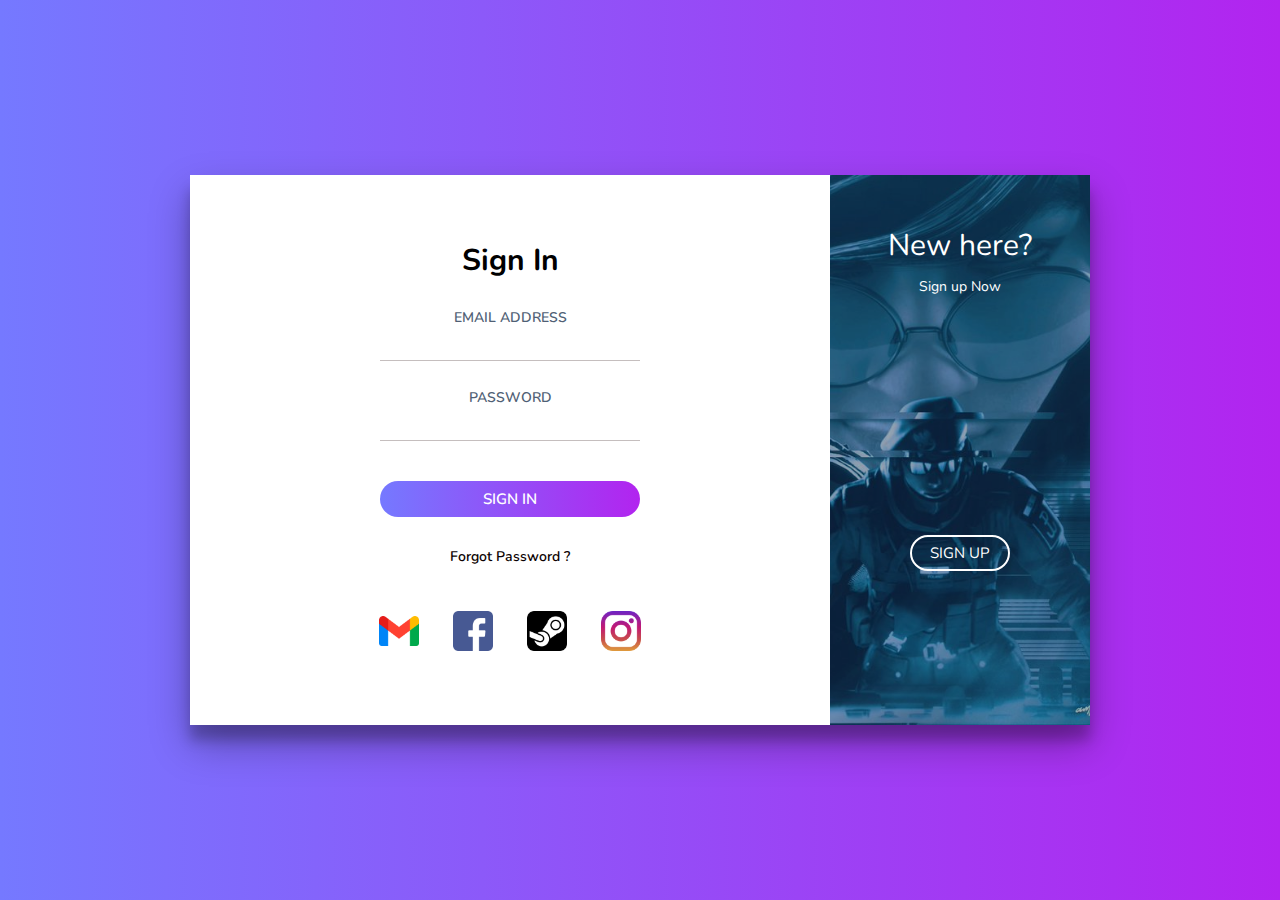
<file: login.html>
<!DOCTYPE html>
<html>
<head>
	<title>How to Design Login & Registration Form Transition</title>
	<meta charset="UTF-8">
	<meta name="viewport" content="width=device-width, initial-scale=1">
  <link rel="stylesheet" type="text/css" href="/CSS/loginformstyle.css">
  <link href="https://fonts.googleapis.com/css?family=Nunito:400,600,700,800&display=swap" rel="stylesheet">
</head>
<body>
  <div class="cont">
    <div class="form sign-in">
      <h2>Sign In</h2>
      <label>
        <span>Email Address</span>
        <input type="email" name="email">
      </label>
      <label>
        <span>Password</span>
        <input type="password" name="password">
      </label>
      <a href="/home.html" style="text-decoration: none;"><button class="submit" type="button">Sign In</button></a>
      <p class="forgot-pass">Forgot Password ?</p>

      <div class="social-media">
        <ul>
          <li><img src="/CSS/Images/Icons/gmail.png" alt=""></li>
          <li><img src="/CSS/Images/Icons/facebook.png" alt=""></li>
          <li><img src="/CSS/Images/Icons/steam.png" alt=""></li>
          <li><img src="/CSS/Images/Icons/instagram.png" alt=""></li>
        </ul>
      </div>
    </div>

    <div class="sub-cont">
      <div class="img">
        <div class="img-text m-up">
          <h2>New here?</h2>
          <p>Sign up Now</p>
        </div>
        <div class="img-text m-in">
          <h2>Already Signed Up?</h2>
          <p>Sign In</p>
        </div>
        <div class="img-btn">
          <span class="m-up">Sign Up</span>
          <span class="m-in">Sign In</span>
        </div>
      </div>
      <div class="form sign-up">
        <h2>Sign Up</h2>
        <label>
          <span>Name</span>
          <input type="text">
        </label>
        <label>
          <span>Email</span>
          <input type="email">
        </label>
        <label>
          <span>Password</span>
          <input type="password">
        </label>
        <label>
          <span>Confirm Password</span>
          <input type="password">
        </label>
        <a href="/login.html" style="text-decoration: none;"><button type="button" class="submit">Sign Up Now</button></a>
      </div>
    </div>
  </div>
<script type="text/javascript" src="script.js"></script>
</body>
</html>
</file>
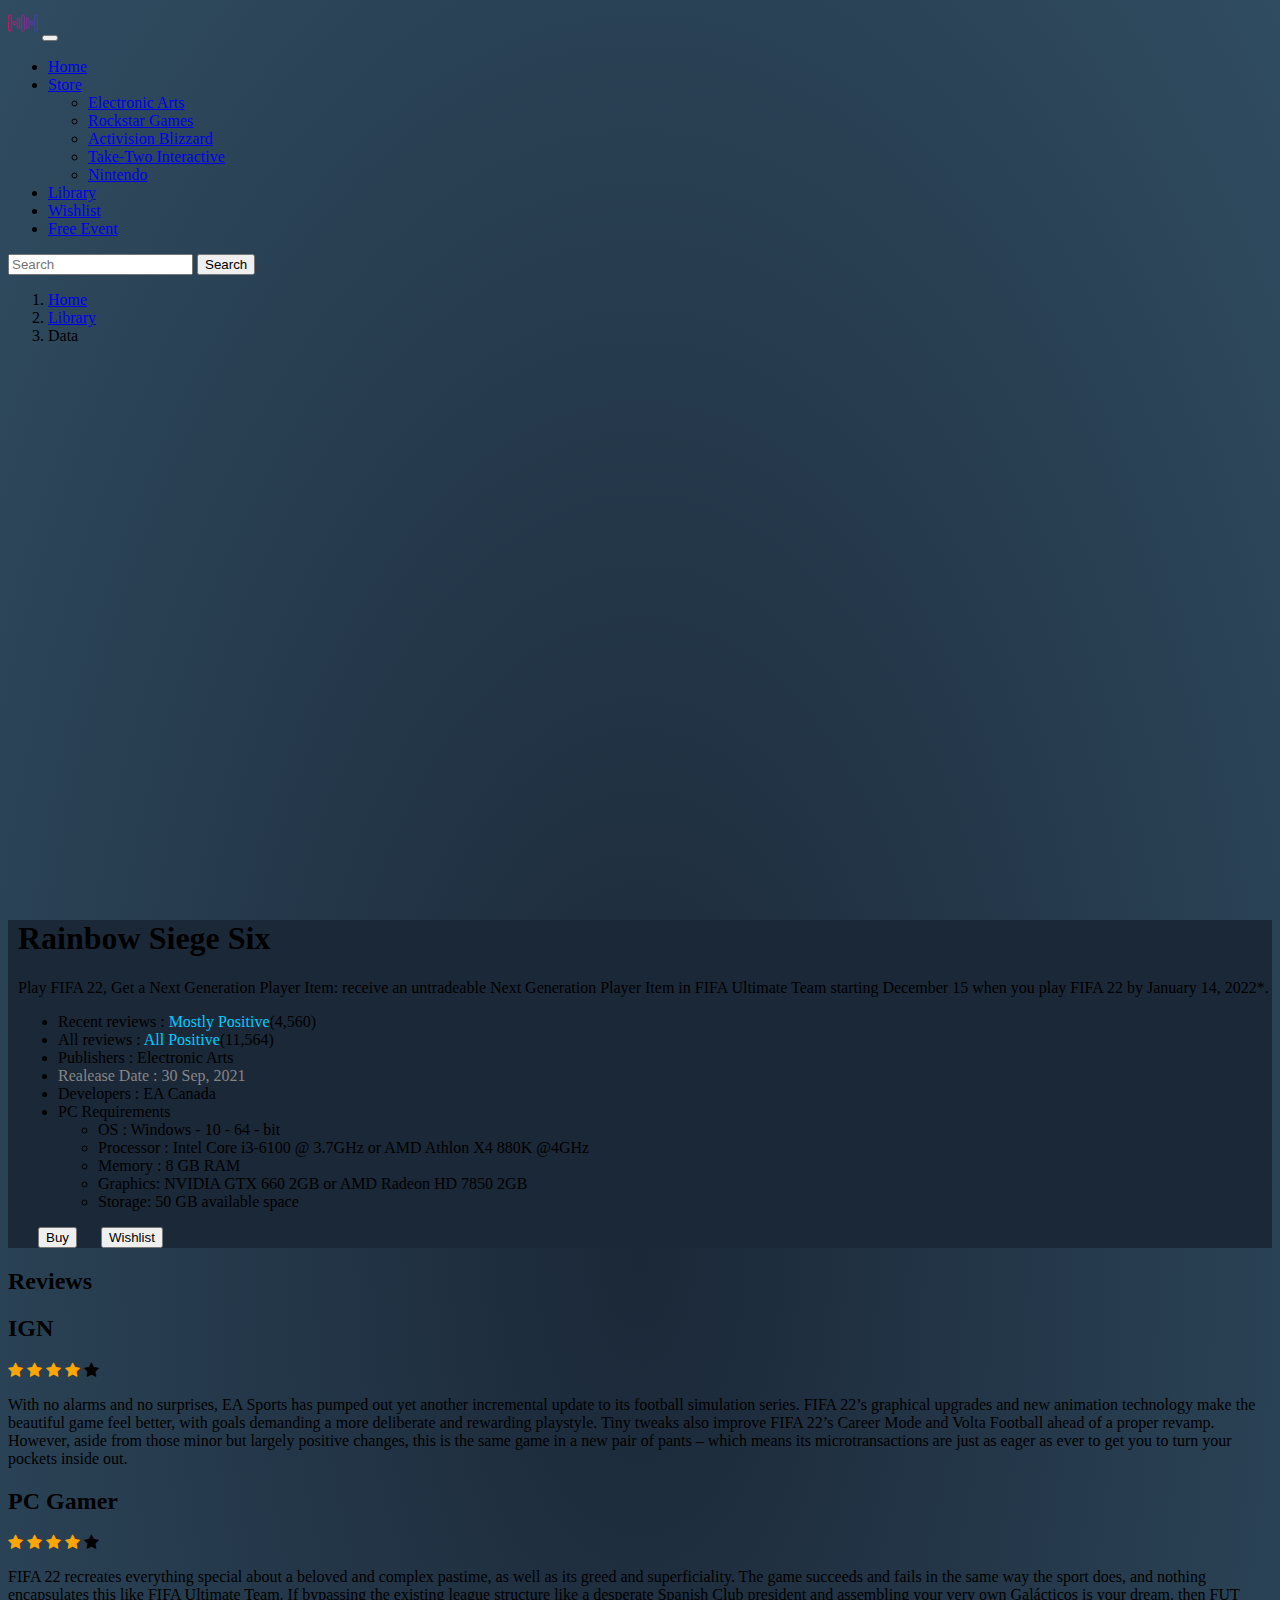
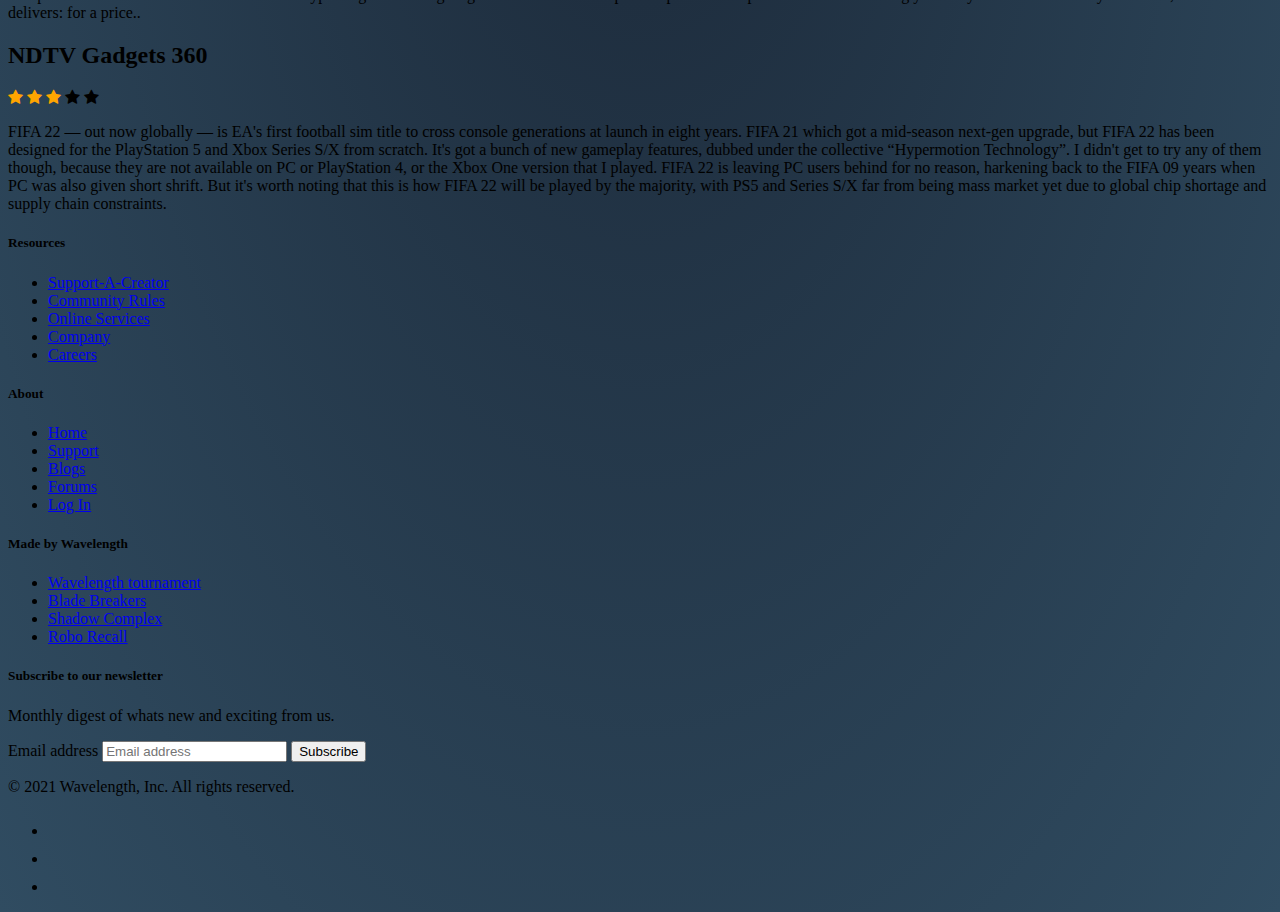
<file: RainbowSeige.html>
<!DOCTYPE html>
<html lang="en">
  <head>
    <!-- Required meta tags -->
    <meta charset="utf-8" />
    <meta name="viewport" content="width=device-width, initial-scale=1" />

    <!-- Bootstrap CSS -->
    <link
      href="https://cdn.jsdelivr.net/npm/bootstrap@5.1.3/dist/css/bootstrap.min.css"
      rel="stylesheet"
      integrity="sha384-1BmE4kWBq78iYhFldvKuhfTAU6auU8tT94WrHftjDbrCEXSU1oBoqyl2QvZ6jIW3"
      crossorigin="anonymous"
    />

    <title>Wavelength | Get in the game!</title>
  </head>
  <body
    class="text-white"
    style="background: -webkit-radial-gradient(#1b2838, #304c61)"
  >
    <nav
      class="navbar navbar-expand-lg fixed-top navbar-dark text-white bg-dark"
    >
      <div class="container-fluid">
        <a class="navbar-brand" href="#"
          ><img
            src="/CSS/Images/radio-waves.png"
            alt="Wave"
            height="30"
            width="30"
        /></a>
        <button
          class="navbar-toggler"
          type="button"
          data-bs-toggle="collapse"
          data-bs-target="#navbarSupportedContent"
          aria-controls="navbarSupportedContent"
          aria-expanded="false"
          aria-label="Toggle navigation"
        >
          <span class="navbar-toggler-icon"></span>
        </button>
        <div class="collapse navbar-collapse" id="navbarSupportedContent">
          <ul class="navbar-nav me-auto mb-2 mb-lg-0">
            <li class="nav-item">
              <a class="nav-link" aria-current="page" href="#">Home</a>
            </li>
            <li class="nav-item dropdown">
              <a
                class="nav-link active dropdown-toggle"
                href="#"
                id="navbarDropdown"
                role="button"
                data-bs-toggle="dropdown"
                aria-expanded="false"
              >
                Store
              </a>
              <ul class="dropdown-menu" aria-labelledby="navbarDropdown">
                <li>
                  <a class="dropdown-item active" href="/electronicArts.html"
                    >Electronic Arts</a
                  >
                </li>
                <li><a class="dropdown-item" href="#">Rockstar Games</a></li>
                <li>
                  <a class="dropdown-item" href="#">Activision Blizzard</a>
                </li>
                <li>
                  <a class="dropdown-item" href="#">Take-Two Interactive</a>
                </li>
                <li><a class="dropdown-item" href="#">Nintendo</a></li>
                <!-- <li><hr class="dropdown-divider"></li> -->
              </ul>
            </li>
            <li class="nav-item">
              <a class="nav-link" href="/library.html">Library</a>
            </li>
            <li class="nav-item">
              <a class="nav-link" href="/wishlist.html">Wishlist</a>
            </li>
            <li class="nav-item">
              <a class="nav-link" href="#">Free Event</a>
            </li>
          </ul>
          <form class="d-flex">
            <input
              class="form-control me-2"
              type="search"
              placeholder="Search"
              aria-label="Search"
            />
            <button class="btn text-white btn-primary" type="submit">
              Search
            </button>
          </form>
        </div>
      </div>
    </nav>

    <nav aria-label="breadcrumb">
      <ol class="breadcrumb">
        <li class="breadcrumb-item"><a href="#">Home</a></li>
        <li class="breadcrumb-item"><a href="#">Library</a></li>
        <li class="breadcrumb-item active" aria-current="page">Data</li>
      </ol>
    </nav>
    <br />
    <br />

    <div class="container d-flex">
      <iframe
      width="2000"
      height="498"
        src="https://www.youtube.com/embed/6wlvYh0h63k"
        title="YouTube video player"
        frameborder="0"
        allow="accelerometer; autoplay; clipboard-write; encrypted-media; gyroscope; picture-in-picture"
        allowfullscreen
      ></iframe>
      <div
        class="contents"
        style="padding-left: 10px; background-color: #1b2838"
      >
        <h1>Rainbow Siege Six</h1>
        <p>
          Play FIFA 22, Get a Next Generation Player Item: receive an
          untradeable Next Generation Player Item in FIFA Ultimate Team starting
          December 15 when you play FIFA 22 by January 14, 2022*.
        </p>
        <ul>
          <li>
            Recent reviews :
            <span style="color: rgb(0, 204, 255)">Mostly Positive</span>(4,560)
          </li>
          <li>
            All reviews :
            <span style="color: rgb(0, 204, 255)">All Positive</span>(11,564)
          </li>
          <li>Publishers : Electronic Arts</li>
          <li>
            <span style="color: #868686">Realease Date : 30 Sep, 2021</span>
          </li>
          <li>Developers : EA Canada</li>
          <li>
            PC Requirements
            <ul>
              <li>OS : Windows - 10 - 64 - bit</li>
              <li>
                Processor : Intel Core i3-6100 @ 3.7GHz or AMD Athlon X4 880K
                @4GHz
              </li>
              <li>Memory : 8 GB RAM</li>
              <li>Graphics: NVIDIA GTX 660 2GB or AMD Radeon HD 7850 2GB</li>
              <li>Storage: 50 GB available space</li>
            </ul>
          </li>
        </ul>
        <a href="/checkout.html" style="text-decoration: none"
          ><button
            type="button"
            class="submit btn-success btn-lg"
            style="margin: 0px 20px"
          >
            Buy
          </button></a
        >
        <button class="btn-dark btn-lg">Wishlist</button>
      </div>
    </div>

    <div class="container px-4 py-5 border-bottom" id="featured-3">
      <h2 class="pb-2 border-bottom">Reviews</h2>
      <div class="row g-4 py-5 row-cols-1 row-cols-lg-3">
        <div class="feature col">
          <h2>IGN</h2>
          <link
            rel="stylesheet"
            href="https://cdnjs.cloudflare.com/ajax/libs/font-awesome/4.7.0/css/font-awesome.min.css"
          />
          <span class="fa fa-star" style="color: orange"></span>
          <span class="fa fa-star" style="color: orange"></span>
          <span class="fa fa-star" style="color: orange"></span>
          <span class="fa fa-star" style="color: orange"></span>
          <span class="fa fa-star"></span>
          <p>
            With no alarms and no surprises, EA Sports has pumped out yet
            another incremental update to its football simulation series. FIFA
            22’s graphical upgrades and new animation technology make the
            beautiful game feel better, with goals demanding a more deliberate
            and rewarding playstyle. Tiny tweaks also improve FIFA 22’s Career
            Mode and Volta Football ahead of a proper revamp. However, aside
            from those minor but largely positive changes, this is the same game
            in a new pair of pants – which means its microtransactions are just
            as eager as ever to get you to turn your pockets inside out.
          </p>
        </div>
        <div class="feature col">
          <h2>PC Gamer</h2>
          <link
            rel="stylesheet"
            href="https://cdnjs.cloudflare.com/ajax/libs/font-awesome/4.7.0/css/font-awesome.min.css"
          />
          <span class="fa fa-star" style="color: orange"></span>
          <span class="fa fa-star" style="color: orange"></span>
          <span class="fa fa-star" style="color: orange"></span>
          <span class="fa fa-star" style="color: orange"></span>
          <span class="fa fa-star"></span>
          <p>
            FIFA 22 recreates everything special about a beloved and complex
            pastime, as well as its greed and superficiality. The game succeeds
            and fails in the same way the sport does, and nothing encapsulates
            this like FIFA Ultimate Team. If bypassing the existing league
            structure like a desperate Spanish Club president and assembling
            your very own Galácticos is your dream, then FUT delivers: for a
            price..
          </p>
        </div>
        <div class="feature col">
          <h2>NDTV Gadgets 360</h2>
          <link
            rel="stylesheet"
            href="https://cdnjs.cloudflare.com/ajax/libs/font-awesome/4.7.0/css/font-awesome.min.css"
          />
          <span class="fa fa-star" style="color: orange"></span>
          <span class="fa fa-star" style="color: orange"></span>
          <span class="fa fa-star" style="color: orange"></span>
          <span class="fa fa-star"></span>
          <span class="fa fa-star"></span>
          <p>
            FIFA 22 — out now globally — is EA's first football sim title to
            cross console generations at launch in eight years. FIFA 21 which
            got a mid-season next-gen upgrade, but FIFA 22 has been designed for
            the PlayStation 5 and Xbox Series S/X from scratch. It's got a bunch
            of new gameplay features, dubbed under the collective “Hypermotion
            Technology”. I didn't get to try any of them though, because they
            are not available on PC or PlayStation 4, or the Xbox One version
            that I played. FIFA 22 is leaving PC users behind for no reason,
            harkening back to the FIFA 09 years when PC was also given short
            shrift. But it's worth noting that this is how FIFA 22 will be
            played by the majority, with PS5 and Series S/X far from being mass
            market yet due to global chip shortage and supply chain constraints.
          </p>
        </div>
      </div>
    </div>

    <div class="container">
      <footer class="py-5">
        <div class="row">
          <div class="col-2">
            <h5>Resources</h5>
            <ul class="nav flex-column">
              <li class="nav-item mb-2">
                <a href="#" class="nav-link p-0 text-muted"
                  >Support-A-Creator</a
                >
              </li>
              <li class="nav-item mb-2">
                <a href="#" class="nav-link p-0 text-muted">Community Rules</a>
              </li>
              <li class="nav-item mb-2">
                <a href="#" class="nav-link p-0 text-muted">Online Services</a>
              </li>
              <li class="nav-item mb-2">
                <a href="#" class="nav-link p-0 text-muted">Company</a>
              </li>
              <li class="nav-item mb-2">
                <a href="#" class="nav-link p-0 text-muted">Careers</a>
              </li>
            </ul>
          </div>

          <div class="col-2">
            <h5>About</h5>
            <ul class="nav flex-column">
              <li class="nav-item mb-2">
                <a href="/home.html" class="nav-link p-0 text-muted">Home</a>
              </li>
              <li class="nav-item mb-2">
                <a href="#" class="nav-link p-0 text-muted">Support</a>
              </li>
              <li class="nav-item mb-2">
                <a href="#" class="nav-link p-0 text-muted">Blogs</a>
              </li>
              <li class="nav-item mb-2">
                <a href="#" class="nav-link p-0 text-muted">Forums</a>
              </li>
              <li class="nav-item mb-2">
                <a href="/login.html" class="nav-link p-0 text-muted">Log In</a>
              </li>
            </ul>
          </div>

          <div class="col-2">
            <h5>Made by Wavelength</h5>
            <ul class="nav flex-column">
              <li class="nav-item mb-2">
                <a href="#" class="nav-link p-0 text-muted"
                  >Wavelength tournament</a
                >
              </li>
              <li class="nav-item mb-2">
                <a href="#" class="nav-link p-0 text-muted">Blade Breakers</a>
              </li>
              <li class="nav-item mb-2">
                <a href="#" class="nav-link p-0 text-muted">Shadow Complex</a>
              </li>
              <li class="nav-item mb-2">
                <a href="#" class="nav-link p-0 text-muted">Robo Recall</a>
              </li>
              <!-- <li class="nav-item mb-2"><a href="#" class="nav-link p-0 text-muted">About</a></li> -->
            </ul>
          </div>

          <div class="col-4 offset-1">
            <form>
              <h5>Subscribe to our newsletter</h5>
              <p>Monthly digest of whats new and exciting from us.</p>
              <div class="d-flex w-100 gap-2">
                <label for="newsletter1" class="visually-hidden"
                  >Email address</label
                >
                <input
                  id="newsletter1"
                  type="text"
                  class="form-control"
                  placeholder="Email address"
                />
                <button class="btn btn-primary" type="button">Subscribe</button>
              </div>
            </form>
          </div>
        </div>

        <div class="d-flex justify-content-between py-4 my-4 border-top">
          <p>© 2021 Wavelength, Inc. All rights reserved.</p>
          <ul class="list-unstyled d-flex">
            <li class="ms-3">
              <a class="link-dark" href="#"
                ><svg class="bi" width="24" height="24">
                  <use xlink:href="#twitter"></use></svg
              ></a>
            </li>
            <li class="ms-3">
              <a class="link-dark" href="#"
                ><svg class="bi" width="24" height="24">
                  <use xlink:href="#instagram"></use></svg
              ></a>
            </li>
            <li class="ms-3">
              <a class="link-dark" href="#"
                ><svg class="bi" width="24" height="24">
                  <use xlink:href="#facebook"></use></svg
              ></a>
            </li>
          </ul>
        </div>
      </footer>
    </div>

    <!-- <div class="row featurette d-flex justify-content-between align-items-center">
        <div class="col-md-7 order-md-2">
          <h1 class="featurette-heading">Fifa 22</h1>
          <p class="lead"></p>
        </div>
        <div class="col-md-5 order-md-1">
          <img class="bd-placeholder-img bd-placeholder-img-lg featurette-image img-fluid mx-auto" width="500" height="500" xmlns="http://www.w3.org/2000/svg" role="img" aria-label="Placeholder: 500x500" preserveAspectRatio="xMidYMid slice" focusable="false"><title>Placeholder</title><rect width="100%" height="100%" fill="#eee"></rect><text x="50%" y="50%" fill="#aaa" dy=".3em">500x500</text></img>
  
        </div>
    </div> -->
    <!-- Optional JavaScript; choose one of the two! -->

    <!-- Option 1: Bootstrap Bundle with Popper -->
    <script
      src="https://cdn.jsdelivr.net/npm/bootstrap@5.1.3/dist/js/bootstrap.bundle.min.js"
      integrity="sha384-ka7Sk0Gln4gmtz2MlQnikT1wXgYsOg+OMhuP+IlRH9sENBO0LRn5q+8nbTov4+1p"
      crossorigin="anonymous"
    ></script>

    <!-- Option 2: Separate Popper and Bootstrap JS -->
    <!--
    <script src="https://cdn.jsdelivr.net/npm/@popperjs/core@2.10.2/dist/umd/popper.min.js" integrity="sha384-7+zCNj/IqJ95wo16oMtfsKbZ9ccEh31eOz1HGyDuCQ6wgnyJNSYdrPa03rtR1zdB" crossorigin="anonymous"></script>
    <script src="https://cdn.jsdelivr.net/npm/bootstrap@5.1.3/dist/js/bootstrap.min.js" integrity="sha384-QJHtvGhmr9XOIpI6YVutG+2QOK9T+ZnN4kzFN1RtK3zEFEIsxhlmWl5/YESvpZ13" crossorigin="anonymous"></script>
    -->
  </body>
</html>
</file>
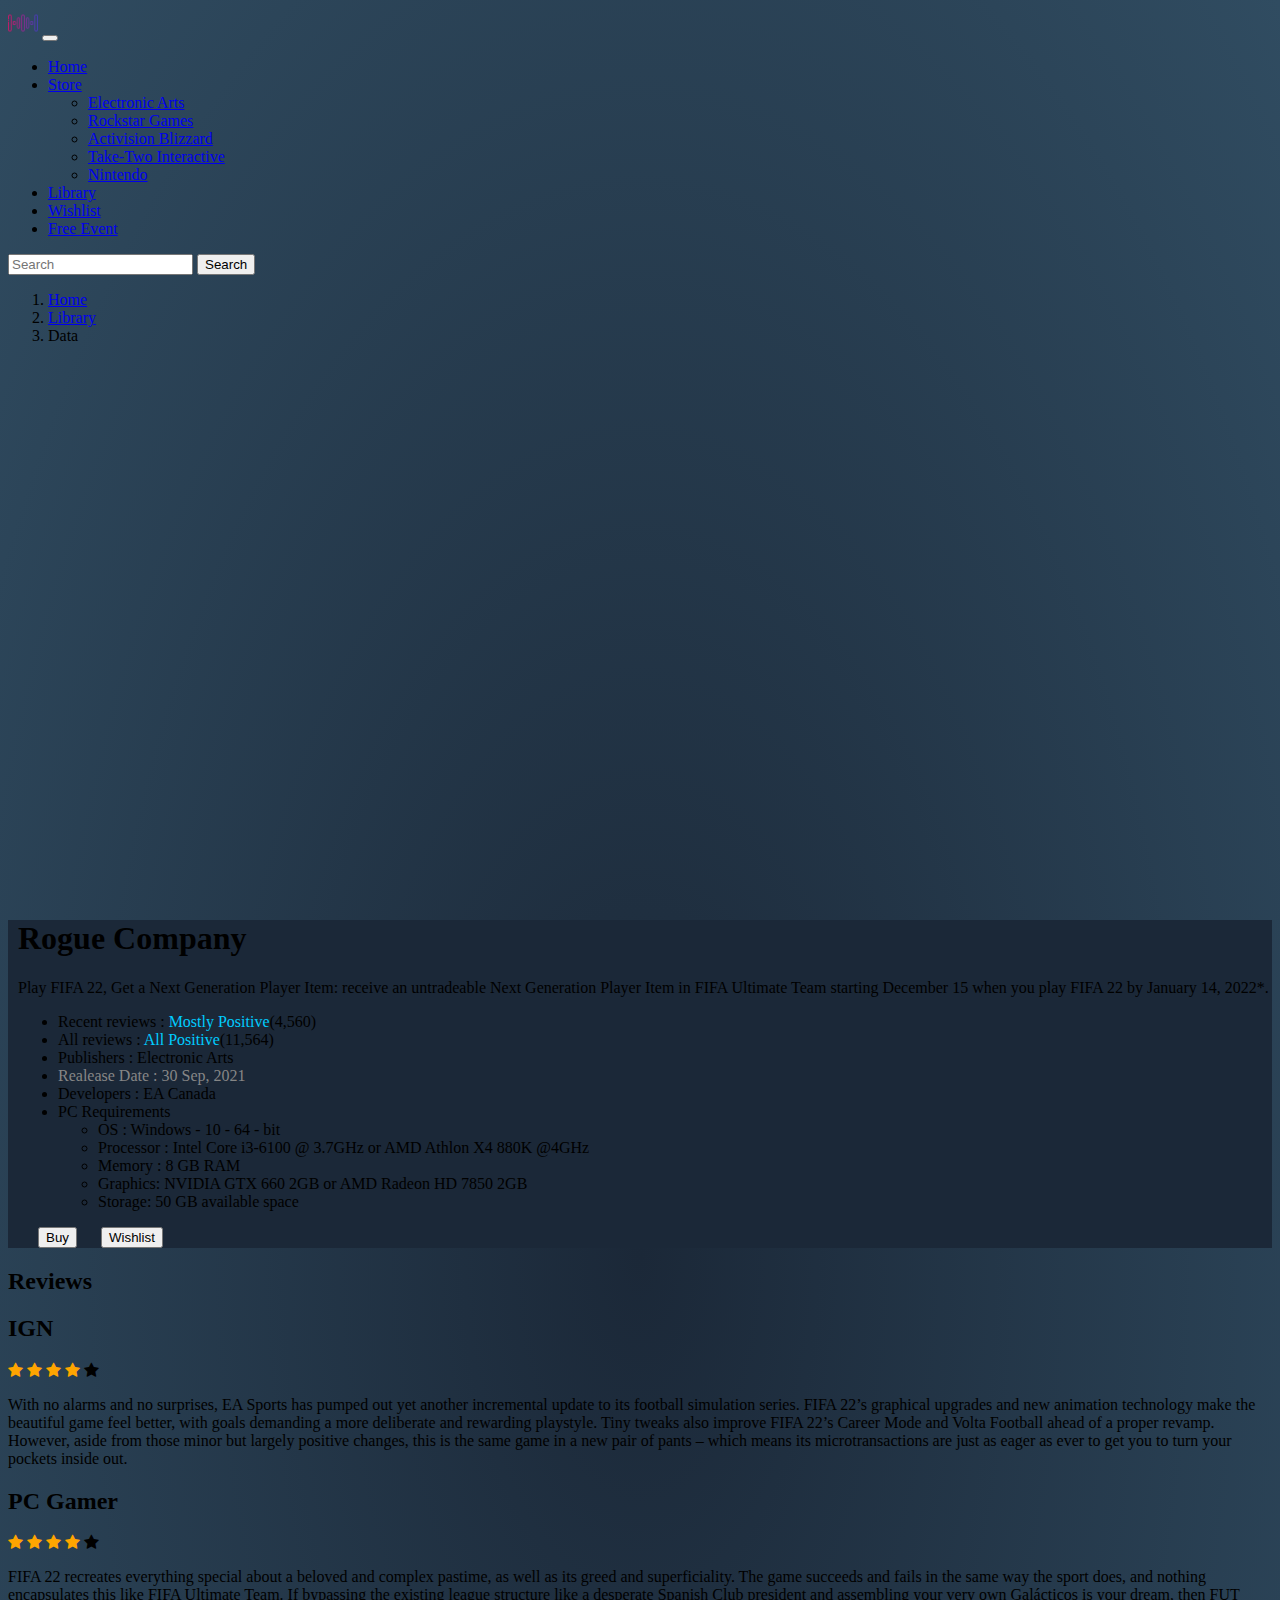
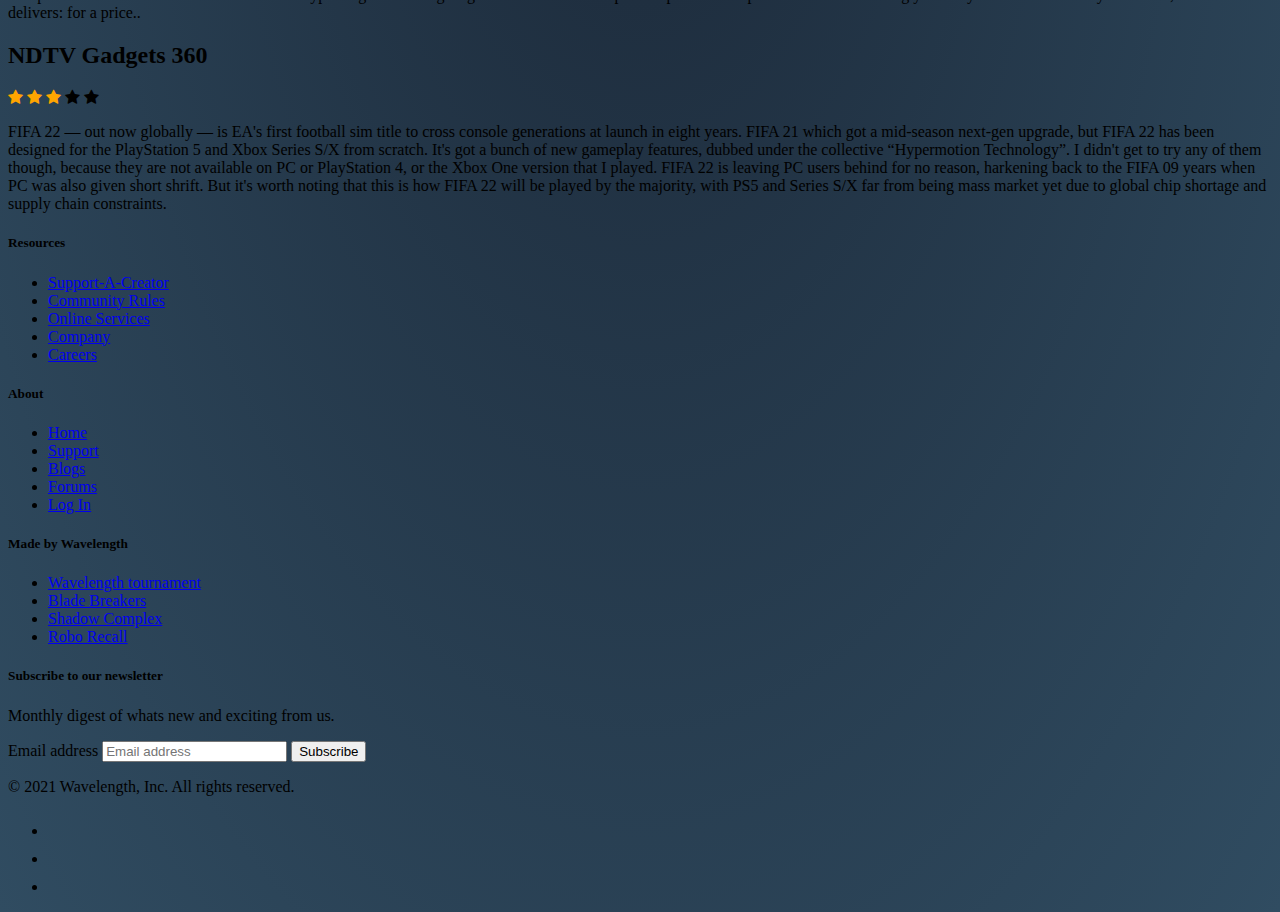
<file: RogueCompany.html>
<!DOCTYPE html>
<html lang="en">
  <head>
    <!-- Required meta tags -->
    <meta charset="utf-8" />
    <meta name="viewport" content="width=device-width, initial-scale=1" />

    <!-- Bootstrap CSS -->
    <link
      href="https://cdn.jsdelivr.net/npm/bootstrap@5.1.3/dist/css/bootstrap.min.css"
      rel="stylesheet"
      integrity="sha384-1BmE4kWBq78iYhFldvKuhfTAU6auU8tT94WrHftjDbrCEXSU1oBoqyl2QvZ6jIW3"
      crossorigin="anonymous"
    />

    <title>Wavelength | Get in the game!</title>
  </head>
  <body
    class="text-white"
    style="background: -webkit-radial-gradient(#1b2838, #304c61)"
  >
    <nav
      class="navbar navbar-expand-lg fixed-top navbar-dark text-white bg-dark"
    >
      <div class="container-fluid">
        <a class="navbar-brand" href="#"
          ><img
            src="/CSS/Images/radio-waves.png"
            alt="Wave"
            height="30"
            width="30"
        /></a>
        <button
          class="navbar-toggler"
          type="button"
          data-bs-toggle="collapse"
          data-bs-target="#navbarSupportedContent"
          aria-controls="navbarSupportedContent"
          aria-expanded="false"
          aria-label="Toggle navigation"
        >
          <span class="navbar-toggler-icon"></span>
        </button>
        <div class="collapse navbar-collapse" id="navbarSupportedContent">
          <ul class="navbar-nav me-auto mb-2 mb-lg-0">
            <li class="nav-item">
              <a class="nav-link" aria-current="page" href="#">Home</a>
            </li>
            <li class="nav-item dropdown">
              <a
                class="nav-link active dropdown-toggle"
                href="#"
                id="navbarDropdown"
                role="button"
                data-bs-toggle="dropdown"
                aria-expanded="false"
              >
                Store
              </a>
              <ul class="dropdown-menu" aria-labelledby="navbarDropdown">
                <li>
                  <a class="dropdown-item active" href="/electronicArts.html"
                    >Electronic Arts</a
                  >
                </li>
                <li><a class="dropdown-item" href="#">Rockstar Games</a></li>
                <li>
                  <a class="dropdown-item" href="#">Activision Blizzard</a>
                </li>
                <li>
                  <a class="dropdown-item" href="#">Take-Two Interactive</a>
                </li>
                <li><a class="dropdown-item" href="#">Nintendo</a></li>
                <!-- <li><hr class="dropdown-divider"></li> -->
              </ul>
            </li>
            <li class="nav-item">
              <a class="nav-link" href="/library.html">Library</a>
            </li>
            <li class="nav-item">
              <a class="nav-link" href="/wishlist.html">Wishlist</a>
            </li>
            <li class="nav-item">
              <a class="nav-link" href="#">Free Event</a>
            </li>
          </ul>
          <form class="d-flex">
            <input
              class="form-control me-2"
              type="search"
              placeholder="Search"
              aria-label="Search"
            />
            <button class="btn text-white btn-primary" type="submit">
              Search
            </button>
          </form>
        </div>
      </div>
    </nav>

    <nav aria-label="breadcrumb">
      <ol class="breadcrumb">
        <li class="breadcrumb-item"><a href="#">Home</a></li>
        <li class="breadcrumb-item"><a href="#">Library</a></li>
        <li class="breadcrumb-item active" aria-current="page">Data</li>
      </ol>
    </nav>
    <br />
    <br />

    <div class="container d-flex">
      <iframe
        width="2000"
        height="498"
        src="https://www.youtube.com/embed/SZfvex-PkCw"
        title="YouTube video player"
        frameborder="0"
        allow="accelerometer; autoplay; clipboard-write; encrypted-media; gyroscope; picture-in-picture"
        allowfullscreen
      ></iframe>
      <div
        class="contents"
        style="padding-left: 10px; background-color: #1b2838"
      >
        <h1>Rogue Company</h1>
        <p>
          Play FIFA 22, Get a Next Generation Player Item: receive an
          untradeable Next Generation Player Item in FIFA Ultimate Team starting
          December 15 when you play FIFA 22 by January 14, 2022*.
        </p>
        <ul>
          <li>
            Recent reviews :
            <span style="color: rgb(0, 204, 255)">Mostly Positive</span>(4,560)
          </li>
          <li>
            All reviews :
            <span style="color: rgb(0, 204, 255)">All Positive</span>(11,564)
          </li>
          <li>Publishers : Electronic Arts</li>
          <li>
            <span style="color: #868686">Realease Date : 30 Sep, 2021</span>
          </li>
          <li>Developers : EA Canada</li>
          <li>
            PC Requirements
            <ul>
              <li>OS : Windows - 10 - 64 - bit</li>
              <li>
                Processor : Intel Core i3-6100 @ 3.7GHz or AMD Athlon X4 880K
                @4GHz
              </li>
              <li>Memory : 8 GB RAM</li>
              <li>Graphics: NVIDIA GTX 660 2GB or AMD Radeon HD 7850 2GB</li>
              <li>Storage: 50 GB available space</li>
            </ul>
          </li>
        </ul>
        <a href="/checkout.html" style="text-decoration: none"
          ><button
            type="button"
            class="submit btn-success btn-lg"
            style="margin: 0px 20px"
          >
            Buy
          </button></a
        >
        <button class="btn-dark btn-lg">Wishlist</button>
      </div>
    </div>

    <div class="container px-4 py-5 border-bottom" id="featured-3">
      <h2 class="pb-2 border-bottom">Reviews</h2>
      <div class="row g-4 py-5 row-cols-1 row-cols-lg-3">
        <div class="feature col">
          <h2>IGN</h2>
          <link
            rel="stylesheet"
            href="https://cdnjs.cloudflare.com/ajax/libs/font-awesome/4.7.0/css/font-awesome.min.css"
          />
          <span class="fa fa-star" style="color: orange"></span>
          <span class="fa fa-star" style="color: orange"></span>
          <span class="fa fa-star" style="color: orange"></span>
          <span class="fa fa-star" style="color: orange"></span>
          <span class="fa fa-star"></span>
          <p>
            With no alarms and no surprises, EA Sports has pumped out yet
            another incremental update to its football simulation series. FIFA
            22’s graphical upgrades and new animation technology make the
            beautiful game feel better, with goals demanding a more deliberate
            and rewarding playstyle. Tiny tweaks also improve FIFA 22’s Career
            Mode and Volta Football ahead of a proper revamp. However, aside
            from those minor but largely positive changes, this is the same game
            in a new pair of pants – which means its microtransactions are just
            as eager as ever to get you to turn your pockets inside out.
          </p>
        </div>
        <div class="feature col">
          <h2>PC Gamer</h2>
          <link
            rel="stylesheet"
            href="https://cdnjs.cloudflare.com/ajax/libs/font-awesome/4.7.0/css/font-awesome.min.css"
          />
          <span class="fa fa-star" style="color: orange"></span>
          <span class="fa fa-star" style="color: orange"></span>
          <span class="fa fa-star" style="color: orange"></span>
          <span class="fa fa-star" style="color: orange"></span>
          <span class="fa fa-star"></span>
          <p>
            FIFA 22 recreates everything special about a beloved and complex
            pastime, as well as its greed and superficiality. The game succeeds
            and fails in the same way the sport does, and nothing encapsulates
            this like FIFA Ultimate Team. If bypassing the existing league
            structure like a desperate Spanish Club president and assembling
            your very own Galácticos is your dream, then FUT delivers: for a
            price..
          </p>
        </div>
        <div class="feature col">
          <h2>NDTV Gadgets 360</h2>
          <link
            rel="stylesheet"
            href="https://cdnjs.cloudflare.com/ajax/libs/font-awesome/4.7.0/css/font-awesome.min.css"
          />
          <span class="fa fa-star" style="color: orange"></span>
          <span class="fa fa-star" style="color: orange"></span>
          <span class="fa fa-star" style="color: orange"></span>
          <span class="fa fa-star"></span>
          <span class="fa fa-star"></span>
          <p>
            FIFA 22 — out now globally — is EA's first football sim title to
            cross console generations at launch in eight years. FIFA 21 which
            got a mid-season next-gen upgrade, but FIFA 22 has been designed for
            the PlayStation 5 and Xbox Series S/X from scratch. It's got a bunch
            of new gameplay features, dubbed under the collective “Hypermotion
            Technology”. I didn't get to try any of them though, because they
            are not available on PC or PlayStation 4, or the Xbox One version
            that I played. FIFA 22 is leaving PC users behind for no reason,
            harkening back to the FIFA 09 years when PC was also given short
            shrift. But it's worth noting that this is how FIFA 22 will be
            played by the majority, with PS5 and Series S/X far from being mass
            market yet due to global chip shortage and supply chain constraints.
          </p>
        </div>
      </div>
    </div>

    <div class="container">
      <footer class="py-5">
        <div class="row">
          <div class="col-2">
            <h5>Resources</h5>
            <ul class="nav flex-column">
              <li class="nav-item mb-2">
                <a href="#" class="nav-link p-0 text-muted"
                  >Support-A-Creator</a
                >
              </li>
              <li class="nav-item mb-2">
                <a href="#" class="nav-link p-0 text-muted">Community Rules</a>
              </li>
              <li class="nav-item mb-2">
                <a href="#" class="nav-link p-0 text-muted">Online Services</a>
              </li>
              <li class="nav-item mb-2">
                <a href="#" class="nav-link p-0 text-muted">Company</a>
              </li>
              <li class="nav-item mb-2">
                <a href="#" class="nav-link p-0 text-muted">Careers</a>
              </li>
            </ul>
          </div>

          <div class="col-2">
            <h5>About</h5>
            <ul class="nav flex-column">
              <li class="nav-item mb-2">
                <a href="/home.html" class="nav-link p-0 text-muted">Home</a>
              </li>
              <li class="nav-item mb-2">
                <a href="#" class="nav-link p-0 text-muted">Support</a>
              </li>
              <li class="nav-item mb-2">
                <a href="#" class="nav-link p-0 text-muted">Blogs</a>
              </li>
              <li class="nav-item mb-2">
                <a href="#" class="nav-link p-0 text-muted">Forums</a>
              </li>
              <li class="nav-item mb-2">
                <a href="/login.html" class="nav-link p-0 text-muted">Log In</a>
              </li>
            </ul>
          </div>

          <div class="col-2">
            <h5>Made by Wavelength</h5>
            <ul class="nav flex-column">
              <li class="nav-item mb-2">
                <a href="#" class="nav-link p-0 text-muted"
                  >Wavelength tournament</a
                >
              </li>
              <li class="nav-item mb-2">
                <a href="#" class="nav-link p-0 text-muted">Blade Breakers</a>
              </li>
              <li class="nav-item mb-2">
                <a href="#" class="nav-link p-0 text-muted">Shadow Complex</a>
              </li>
              <li class="nav-item mb-2">
                <a href="#" class="nav-link p-0 text-muted">Robo Recall</a>
              </li>
              <!-- <li class="nav-item mb-2"><a href="#" class="nav-link p-0 text-muted">About</a></li> -->
            </ul>
          </div>

          <div class="col-4 offset-1">
            <form>
              <h5>Subscribe to our newsletter</h5>
              <p>Monthly digest of whats new and exciting from us.</p>
              <div class="d-flex w-100 gap-2">
                <label for="newsletter1" class="visually-hidden"
                  >Email address</label
                >
                <input
                  id="newsletter1"
                  type="text"
                  class="form-control"
                  placeholder="Email address"
                />
                <button class="btn btn-primary" type="button">Subscribe</button>
              </div>
            </form>
          </div>
        </div>

        <div class="d-flex justify-content-between py-4 my-4 border-top">
          <p>© 2021 Wavelength, Inc. All rights reserved.</p>
          <ul class="list-unstyled d-flex">
            <li class="ms-3">
              <a class="link-dark" href="#"
                ><svg class="bi" width="24" height="24">
                  <use xlink:href="#twitter"></use></svg
              ></a>
            </li>
            <li class="ms-3">
              <a class="link-dark" href="#"
                ><svg class="bi" width="24" height="24">
                  <use xlink:href="#instagram"></use></svg
              ></a>
            </li>
            <li class="ms-3">
              <a class="link-dark" href="#"
                ><svg class="bi" width="24" height="24">
                  <use xlink:href="#facebook"></use></svg
              ></a>
            </li>
          </ul>
        </div>
      </footer>
    </div>

    <!-- <div class="row featurette d-flex justify-content-between align-items-center">
        <div class="col-md-7 order-md-2">
          <h1 class="featurette-heading">Fifa 22</h1>
          <p class="lead"></p>
        </div>
        <div class="col-md-5 order-md-1">
          <img class="bd-placeholder-img bd-placeholder-img-lg featurette-image img-fluid mx-auto" width="500" height="500" xmlns="http://www.w3.org/2000/svg" role="img" aria-label="Placeholder: 500x500" preserveAspectRatio="xMidYMid slice" focusable="false"><title>Placeholder</title><rect width="100%" height="100%" fill="#eee"></rect><text x="50%" y="50%" fill="#aaa" dy=".3em">500x500</text></img>
  
        </div>
    </div> -->
    <!-- Optional JavaScript; choose one of the two! -->

    <!-- Option 1: Bootstrap Bundle with Popper -->
    <script
      src="https://cdn.jsdelivr.net/npm/bootstrap@5.1.3/dist/js/bootstrap.bundle.min.js"
      integrity="sha384-ka7Sk0Gln4gmtz2MlQnikT1wXgYsOg+OMhuP+IlRH9sENBO0LRn5q+8nbTov4+1p"
      crossorigin="anonymous"
    ></script>

    <!-- Option 2: Separate Popper and Bootstrap JS -->
    <!--
    <script src="https://cdn.jsdelivr.net/npm/@popperjs/core@2.10.2/dist/umd/popper.min.js" integrity="sha384-7+zCNj/IqJ95wo16oMtfsKbZ9ccEh31eOz1HGyDuCQ6wgnyJNSYdrPa03rtR1zdB" crossorigin="anonymous"></script>
    <script src="https://cdn.jsdelivr.net/npm/bootstrap@5.1.3/dist/js/bootstrap.min.js" integrity="sha384-QJHtvGhmr9XOIpI6YVutG+2QOK9T+ZnN4kzFN1RtK3zEFEIsxhlmWl5/YESvpZ13" crossorigin="anonymous"></script>
    -->
  </body>
</html>
</file>
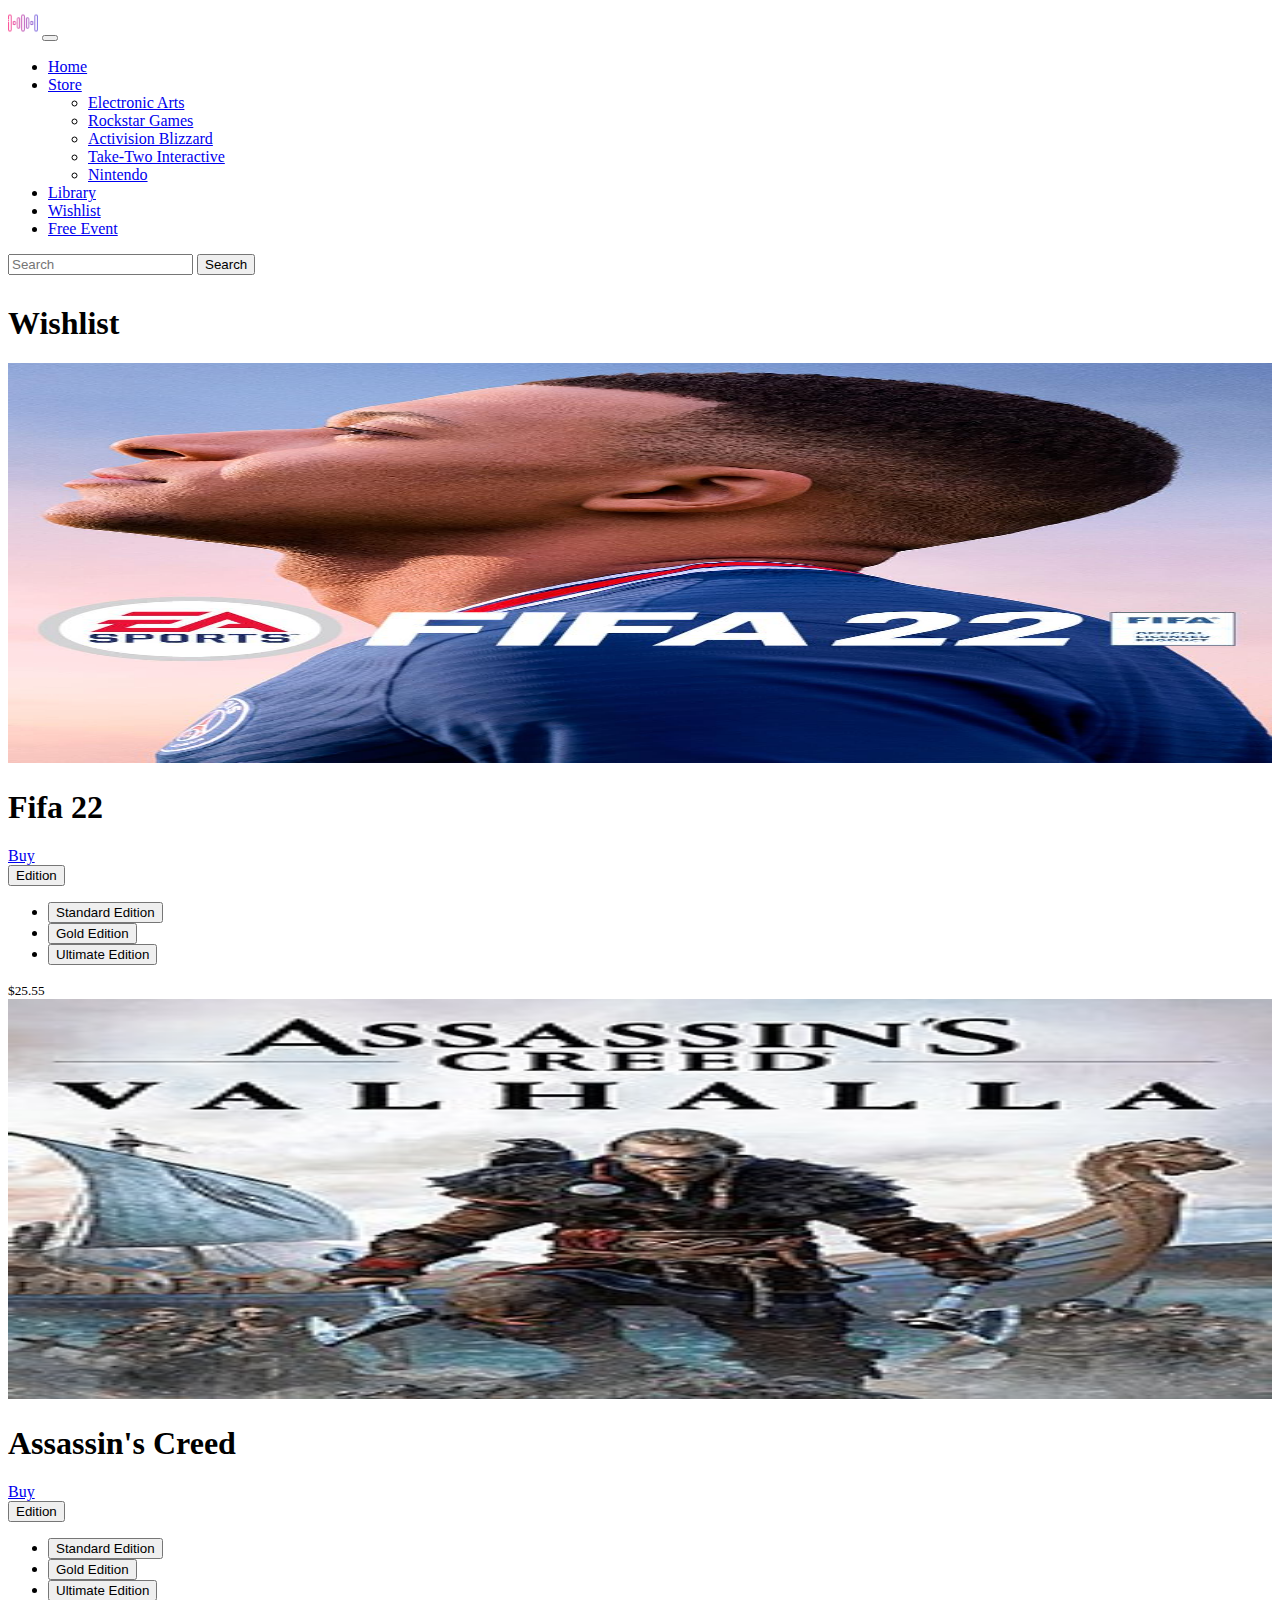
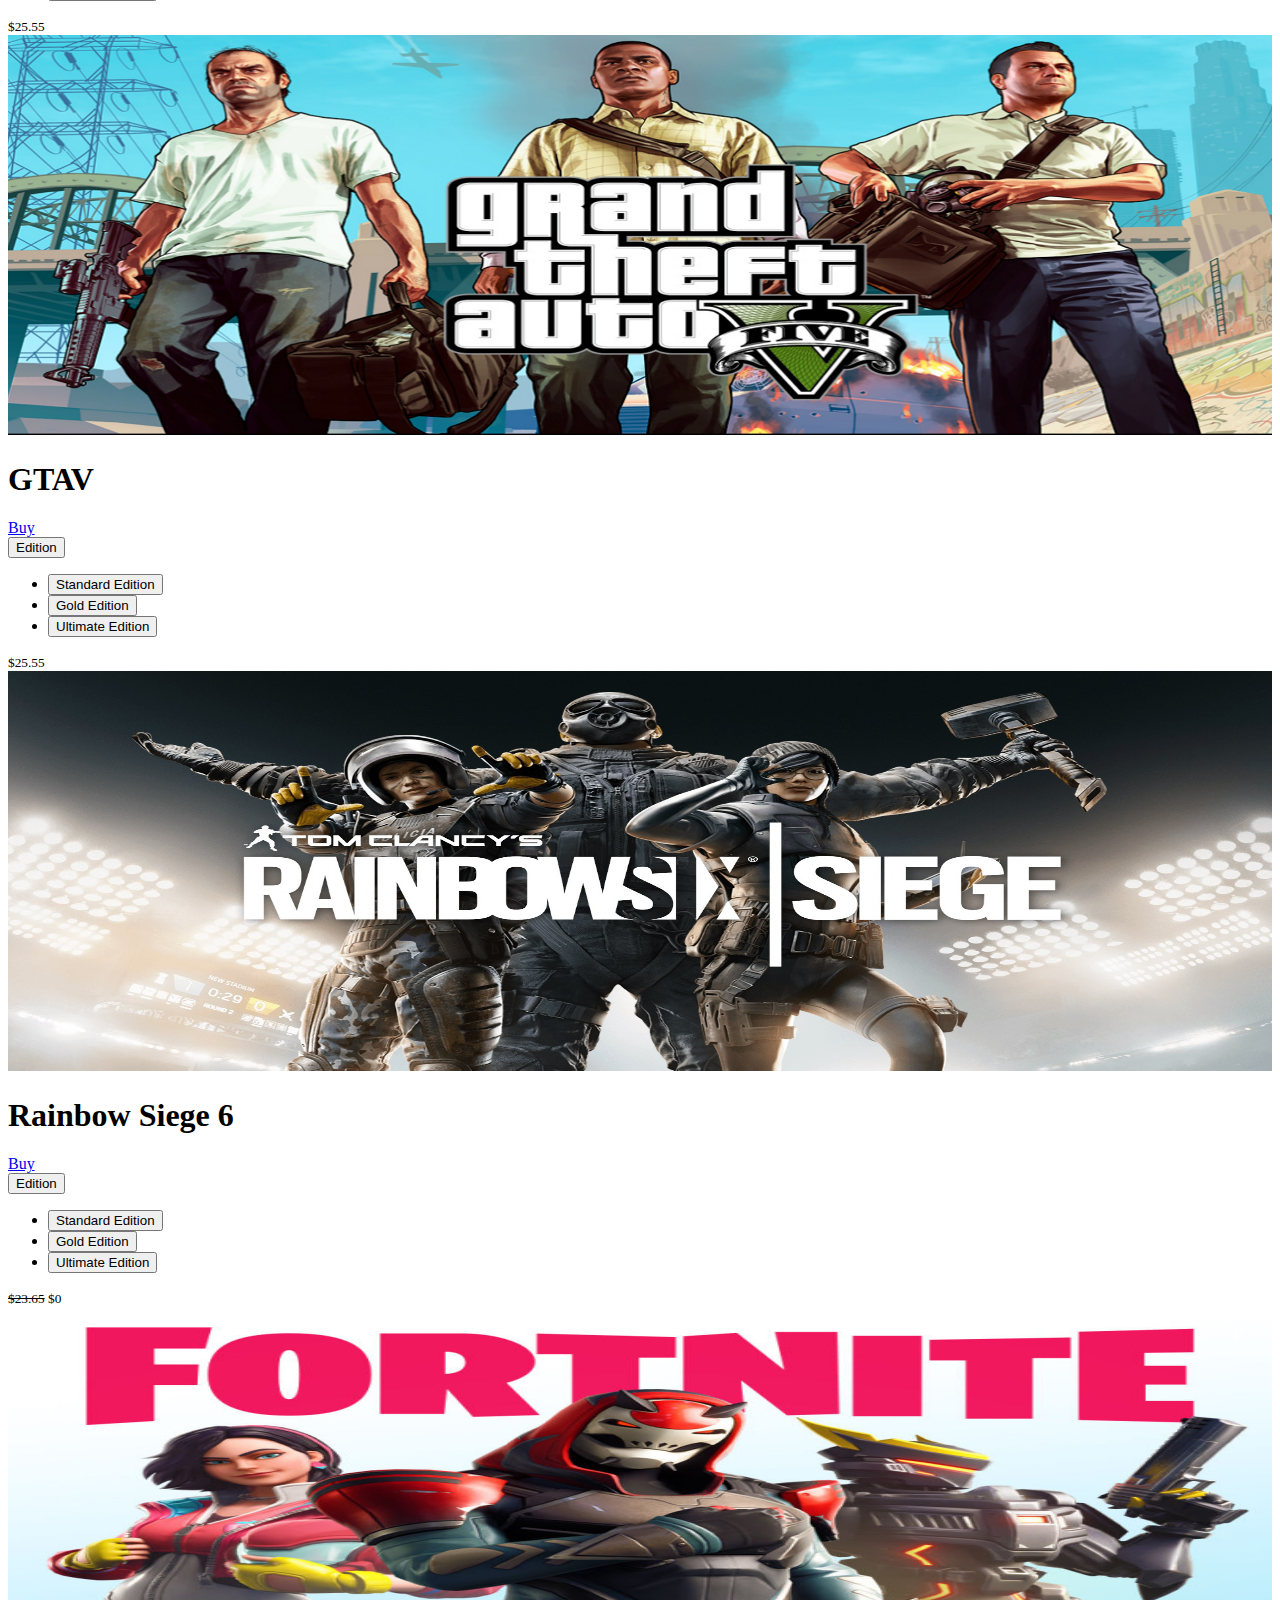
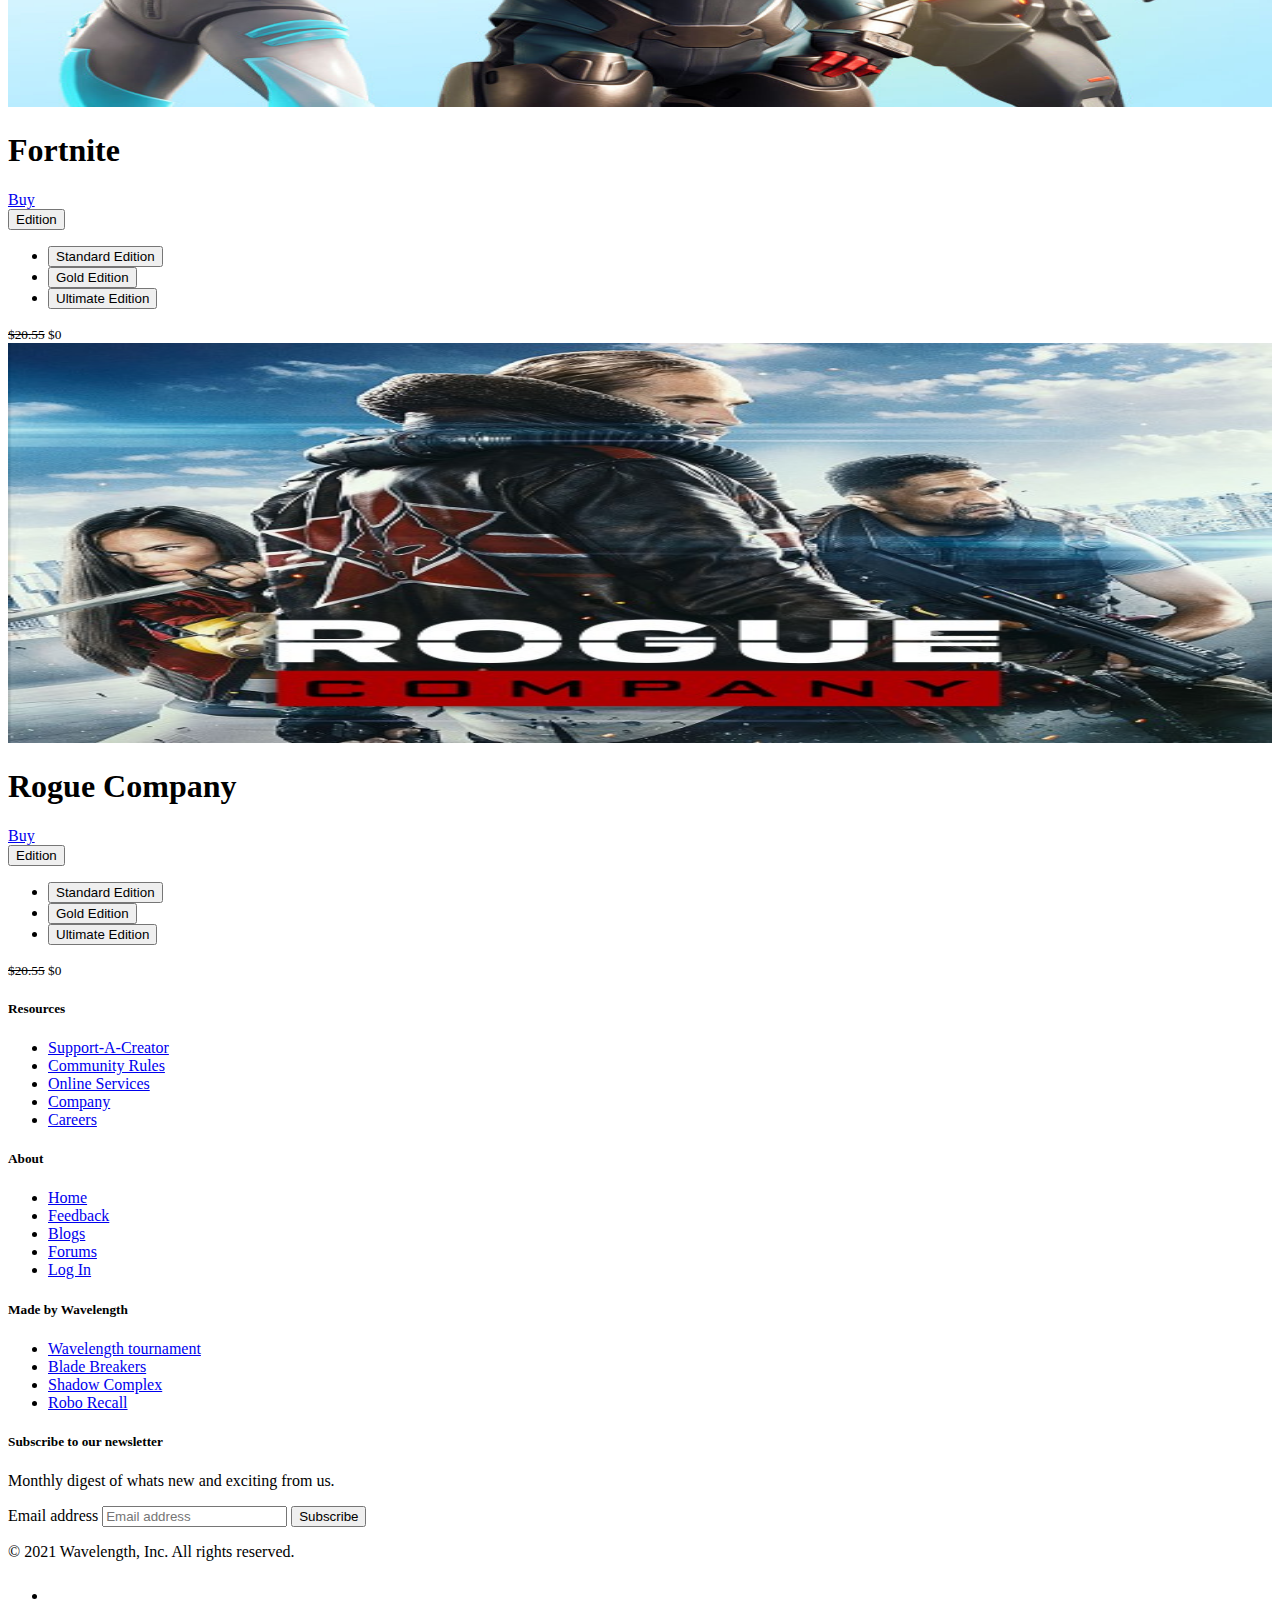
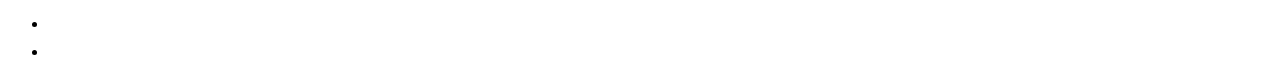
<file: wishlist.html>
<!DOCTYPE html>
<html lang="en">
  <head>
    <!-- Required meta tags -->
    <meta charset="utf-8" />
    <meta name="viewport" content="width=device-width, initial-scale=1" />

    <!-- Bootstrap CSS -->
    <link
      href="https://cdn.jsdelivr.net/npm/bootstrap@5.1.3/dist/css/bootstrap.min.css"
      rel="stylesheet"
      integrity="sha384-1BmE4kWBq78iYhFldvKuhfTAU6auU8tT94WrHftjDbrCEXSU1oBoqyl2QvZ6jIW3"
      crossorigin="anonymous"
    />

    <title>Wavelength | Get in the game!</title>
  </head>
  <body>
    <nav
      class="navbar navbar-expand-lg fixed-top navbar-dark text-white bg-dark"
    >
      <div class="container-fluid">
        <a class="navbar-brand" href="#"
          ><img
            src="/CSS/Images/radio-waves.png"
            alt="Wave"
            height="30"
            width="30"
        /></a>
        <button
          class="navbar-toggler"
          type="button"
          data-bs-toggle="collapse"
          data-bs-target="#navbarSupportedContent"
          aria-controls="navbarSupportedContent"
          aria-expanded="false"
          aria-label="Toggle navigation"
        >
          <span class="navbar-toggler-icon"></span>
        </button>
        <div class="collapse navbar-collapse" id="navbarSupportedContent">
          <ul class="navbar-nav me-auto mb-2 mb-lg-0">
            <li class="nav-item">
              <a class="nav-link" aria-current="page" href="/home.html">Home</a>
            </li>
            <li class="nav-item dropdown">
              <a
                class="nav-link dropdown-toggle"
                href="#"
                id="navbarDropdown"
                role="button"
                data-bs-toggle="dropdown"
                aria-expanded="false"
              >
                Store
              </a>
              <ul class="dropdown-menu" aria-labelledby="navbarDropdown">
                <li>
                  <a class="dropdown-item" href="/electronicArts.html"
                    >Electronic Arts</a
                  >
                </li>
                <li><a class="dropdown-item" href="#">Rockstar Games</a></li>
                <li>
                  <a class="dropdown-item" href="#">Activision Blizzard</a>
                </li>
                <li>
                  <a class="dropdown-item" href="#">Take-Two Interactive</a>
                </li>
                <li><a class="dropdown-item" href="#">Nintendo</a></li>
                <!-- <li><hr class="dropdown-divider"></li> -->
              </ul>
            </li>
            <li class="nav-item">
              <a class="nav-link" href="/library.html">Library</a>
            </li>
            <li class="nav-item">
              <a class="nav-link active" href="/wishlist.html">Wishlist</a>
            </li>
            <li class="nav-item">
              <a class="nav-link" href="#">Free Event</a>
            </li>
          </ul>
          <form class="d-flex">
            <input
              class="form-control me-2"
              type="search"
              placeholder="Search"
              aria-label="Search"
            />
            <button class="btn text-white btn-primary" type="submit">
              Search
            </button>
          </form>
        </div>
      </div>
    </nav>


    <main class="bg-dark text-primary">
      <section class="py-3 text-center container">
        <div class="row py-lg-3">
          <div class="col-lg-6 col-md-8 mx-auto">
            <h1 class="fw-light" style="margin-top: 30px;">Wishlist</h1>
            
          </div>
        </div>
      </section>

      <div class="album py-5 text-dark" >
        <div class="container">
          <div class="row row-cols-1 row-cols-sm-2 row-cols-md-3 g-3">

            <div class="col">
              <div class="card shadow-sm">
                <img src="/CSS/Images/thumb1Fifa.jpg" alt="" width="100%"
                height="400">

                <div class="card-body">
                  <p class="card-text text-center">
                    <h1>Fifa 22</h1>
                  </p>
                  <div
                    class="d-flex justify-content-between align-items-center"
                  >
                    <div class="btn-group">
                      <a class="btn btn-sm btn-primary" href="/fifa.html" role="button">Buy</a>
                      <div class="btn-group dropend ">
                        <button class="btn btn-secondary dropdown-toggle" type="button" id="dropdownMenu2" data-bs-toggle="dropdown" aria-expanded="false">
                          Edition
                        </button>
                        <ul class="dropdown-menu" aria-labelledby="dropdownMenu2">
                          <li><button class="dropdown-item active" type="button">Standard Edition</button></li>
                          <li><button class="dropdown-item" type="button">Gold Edition</button></li>
                          <li><button class="dropdown-item" type="button">Ultimate Edition</button></li>
                        </ul>
                      </div>
                    </div>
                    <small class="text-muted">$25.55</small>
                  </div>
                </div>
              </div>
            </div>

            <div class="col">
              <div class="card shadow-sm">
                <img src="/CSS/Images/thumb3ACValhalla.jpg" alt="" width="100%"
                height="400">

                <div class="card-body">
                  <p class="card-text">
                    <h1>Assassin's Creed</h1>
                  </p>
                  <div
                    class="d-flex justify-content-between align-items-center"
                  >
                    <div class="btn-group">
                      <a class="btn btn-sm btn-primary" href="/AssasinsCreed.html" role="button">Buy</a>
                      <div class="btn-group dropend ">
                        <button class="btn btn-secondary dropdown-toggle" type="button" id="dropdownMenu2" data-bs-toggle="dropdown" aria-expanded="false">
                          Edition
                        </button>
                        <ul class="dropdown-menu" aria-labelledby="dropdownMenu2">
                          <li><button class="dropdown-item active" type="button">Standard Edition</button></li>
                          <li><button class="dropdown-item" type="button">Gold Edition</button></li>
                          <li><button class="dropdown-item" type="button">Ultimate Edition</button></li>
                        </ul>
                      </div>
                    </div>
                    <small class="text-muted">$25.55</small>
                  </div>
                </div>
              </div>
            </div>
            
            <div class="col">
              <div class="card shadow-sm">
                <img src="/CSS/Images/thumb2gta-5.jpg" alt="" width="100%"
                height="400">

                <div class="card-body">
                  <p class="card-text">
                    <h1>GTAV</h1>
                  </p>
                  <div
                    class="d-flex justify-content-between align-items-center"
                  >
                    <div class="btn-group">
                      <a class="btn btn-sm btn-primary" href="/GTAV.html" role="button">Buy</a>

                      <div class="btn-group dropend ">
                        <button class="btn btn-secondary dropdown-toggle" type="button" id="dropdownMenu2" data-bs-toggle="dropdown" aria-expanded="false">
                          Edition
                        </button>
                        <ul class="dropdown-menu" aria-labelledby="dropdownMenu2">
                          <li><button class="dropdown-item active" type="button">Standard Edition</button></li>
                          <li><button class="dropdown-item" type="button">Gold Edition</button></li>
                          <li><button class="dropdown-item" type="button">Ultimate Edition</button></li>
                        </ul>
                      </div>
                    </div>
                    <small class="text-muted">$25.55</small>
                  </div>
                </div>
              </div>
            </div>

            <div class="col">
                <div class="card shadow-sm">
                  <img src="/CSS/Images/Rainbowsiege2.jpg" alt="" width="100%"
                  height="400">
                    <title>Placeholder</title>
                    <rect width="100%" height="100%" fill="#55595c"></rect>
                    <text x="50%" y="50%" fill="#eceeef" dy=".3em">
                    </text>
                  </svg>
  
                  <div class="card-body">
                    <p class="card-text text-center">
                      <h1>Rainbow Siege 6</h1>
                    </p>
                    <div
                      class="d-flex justify-content-between align-items-center"
                    >
                      <div class="btn-group">
                        <a class="btn btn-sm btn-primary" href="/RainbowSeige.html" role="button">Buy</a>
  
                        <div class="btn-group dropend ">
                          <button class="btn btn-secondary dropdown-toggle" type="button" id="dropdownMenu2" data-bs-toggle="dropdown" aria-expanded="false">
                            Edition
                          </button>
                          <ul class="dropdown-menu" aria-labelledby="dropdownMenu2">
                            <li><button class="dropdown-item active" type="button">Standard Edition</button></li>
                            <li><button class="dropdown-item" type="button">Gold Edition</button></li>
                            <li><button class="dropdown-item" type="button">Ultimate Edition</button></li>
                          </ul>
                        </div>
                      </div>
                      <small class="text-muted"><s>$23.65</s>&nbsp;$0</small>
                    </div>
                  </div>
                </div>
              </div>
              
              <div class="col">
                <div class="card shadow-sm">
                  <img src="/CSS/Images/Fortnite_CoverPage.jpg" alt="" width="100%"
                  height="400">
  
                  <div class="card-body">
                    <p class="card-text">
                      <h1>Fortnite</h1>
                    </p>
                    <div
                      class="d-flex justify-content-between align-items-center"
                    >
                      <div class="btn-group">
                        <a class="btn btn-sm btn-primary" href="/Fortnite.html" role="button">Buy</a>
  
                        <div class="btn-group dropend ">
                          <button class="btn btn-secondary dropdown-toggle" type="button" id="dropdownMenu2" data-bs-toggle="dropdown" aria-expanded="false">
                            Edition
                          </button>
                          <ul class="dropdown-menu" aria-labelledby="dropdownMenu2">
                            <li><button class="dropdown-item active" type="button">Standard Edition</button></li>
                            <li><button class="dropdown-item" type="button">Gold Edition</button></li>
                            <li><button class="dropdown-item" type="button">Ultimate Edition</button></li>
                          </ul>
                        </div>
                      </div>
                      <!-- <small class="text-muted"><del>$25.55</del><ins>$0</ins></small> -->
                      <small class="text-muted"><s>$20.55</s>&nbsp;$0</small>
                    </div>
                  </div>
                </div>
              </div>
  
              <div class="col">
                <div class="card shadow-sm">
                  <img src="/CSS/Images/Rogue_Company_CoverPage.jpg" alt="" width="100%"
                  height="400">
  
                  <div class="card-body">
                    <p class="card-text">
                      <h1>Rogue Company</h1>
                    </p>
                    <div
                      class="d-flex justify-content-between align-items-center"
                    >
                      <div class="btn-group">
                        <a class="btn btn-sm btn-primary" href="/RogueCompany.html" role="button">Buy</a>
  
                        <div class="btn-group dropend ">
                          <button class="btn btn-secondary dropdown-toggle" type="button" id="dropdownMenu2" data-bs-toggle="dropdown" aria-expanded="false">
                            Edition
                          </button>
                          <ul class="dropdown-menu" aria-labelledby="dropdownMenu2">
                            <li><button class="dropdown-item active" type="button">Standard Edition</button></li>
                            <li><button class="dropdown-item" type="button">Gold Edition</button></li>
                            <li><button class="dropdown-item" type="button">Ultimate Edition</button></li>
                          </ul>
                        </div>
                      </div>
                      <small class="text-muted"><s>$20.55</s>&nbsp;$0</small>
                    </div>
                  </div>
                </div>
              </div>
              
          </div>
        </div>
      </div>
    </main>

    <!-- <br> -->
    <!-- <hr class="dropdown-divider"> -->

    <div class="container">
      <footer class="py-5">
        <div class="row">
          <div class="col-2">
            <h5>Resources</h5>
            <ul class="nav flex-column">
              <li class="nav-item mb-2"><a href="#" class="nav-link p-0 text-muted">Support-A-Creator</a></li>
              <li class="nav-item mb-2"><a href="#" class="nav-link p-0 text-muted">Community Rules</a></li>
              <li class="nav-item mb-2"><a href="#" class="nav-link p-0 text-muted">Online Services</a></li>
              <li class="nav-item mb-2"><a href="#" class="nav-link p-0 text-muted">Company</a></li>
              <li class="nav-item mb-2"><a href="#" class="nav-link p-0 text-muted">Careers</a></li>
            </ul>
          </div>

          <div class="col-2">
            <h5>About</h5>
            <ul class="nav flex-column">
              <li class="nav-item mb-2"><a href="/home.html" class="nav-link p-0 text-muted">Home</a></li>
              <li class="nav-item mb-2"><a href="/feedback.html" class="nav-link p-0 text-muted">Feedback</a></li>
              <li class="nav-item mb-2"><a href="#" class="nav-link p-0 text-muted">Blogs</a></li>
              <li class="nav-item mb-2"><a href="#" class="nav-link p-0 text-muted">Forums</a></li>
              <li class="nav-item mb-2"><a href="/login.html" class="nav-link p-0 text-muted">Log In</a></li>
            </ul>
          </div>
    
          
    
          <div class="col-2">
            <h5>Made by Wavelength</h5>
            <ul class="nav flex-column">
              <li class="nav-item mb-2"><a href="#" class="nav-link p-0 text-muted">Wavelength tournament</a></li>
              <li class="nav-item mb-2"><a href="#" class="nav-link p-0 text-muted">Blade Breakers</a></li>
              <li class="nav-item mb-2"><a href="#" class="nav-link p-0 text-muted">Shadow Complex</a></li>
              <li class="nav-item mb-2"><a href="#" class="nav-link p-0 text-muted">Robo Recall</a></li>
              <!-- <li class="nav-item mb-2"><a href="#" class="nav-link p-0 text-muted">About</a></li> -->
            </ul>
          </div>
    
          <div class="col-4 offset-1">
            <form>
              <h5>Subscribe to our newsletter</h5>
              <p>Monthly digest of whats new and exciting from us.</p>
              <div class="d-flex w-100 gap-2">
                <label for="newsletter1" class="visually-hidden">Email address</label>
                <input id="newsletter1" type="text" class="form-control" placeholder="Email address">
                <button class="btn btn-primary" onclick="wishlistAlert()">
                  Subscribe
                </button>
                <script>
                  function wishlistAlert() {
                    alert(
                      "Thanks for subscibing to our newsletter."
                    );
                  }
                </script>
              </div>
            </form>
          </div>
        </div>
    
        <div class="d-flex justify-content-between py-4 my-4 border-top">
          <p>© 2021 Wavelength, Inc. All rights reserved.</p>
          <ul class="list-unstyled d-flex">
            <li class="ms-3"><a class="link-dark" href="#"><svg class="bi" width="24" height="24"><use xlink:href="#twitter"></use></svg></a></li>
            <li class="ms-3"><a class="link-dark" href="#"><svg class="bi" width="24" height="24"><use xlink:href="#instagram"></use></svg></a></li>
            <li class="ms-3"><a class="link-dark" href="#"><svg class="bi" width="24" height="24"><use xlink:href="#facebook"></use></svg></a></li>
          </ul>
        </div>
      </footer>
    </div>
    <!-- Optional JavaScript; choose one of the two! -->

    <!-- Option 1: Bootstrap Bundle with Popper -->
    <script
      src="https://cdn.jsdelivr.net/npm/bootstrap@5.1.3/dist/js/bootstrap.bundle.min.js"
      integrity="sha384-ka7Sk0Gln4gmtz2MlQnikT1wXgYsOg+OMhuP+IlRH9sENBO0LRn5q+8nbTov4+1p"
      crossorigin="anonymous"
    ></script>

    <!-- Option 2: Separate Popper and Bootstrap JS -->
    <!--
    <script src="https://cdn.jsdelivr.net/npm/@popperjs/core@2.10.2/dist/umd/popper.min.js" integrity="sha384-7+zCNj/IqJ95wo16oMtfsKbZ9ccEh31eOz1HGyDuCQ6wgnyJNSYdrPa03rtR1zdB" crossorigin="anonymous"></script>
    <script src="https://cdn.jsdelivr.net/npm/bootstrap@5.1.3/dist/js/bootstrap.min.js" integrity="sha384-QJHtvGhmr9XOIpI6YVutG+2QOK9T+ZnN4kzFN1RtK3zEFEIsxhlmWl5/YESvpZ13" crossorigin="anonymous"></script>
    -->
  </body>
</html>
</file>
<file: CSS/checkoutpage.css>
*{
    margin: 0;
    padding: 0;
    box-sizing: border-box;
    font-family: 'Nunito', sans-serif;
}

body{
    width: 100%;
    height: 100vh;
    display: flex;
    justify-content: center;
    align-items: center;
    background: -webkit-linear-gradient(left, #7579ff, #b224ef);
}

.container{
    width: 750px;
    height: 500px;
    border: 1px solid;
    background-color: white;
    display: flex;
    flex-direction: column;
    padding: 40px;
    justify-content:space-around;
}


.container h1{
    text-align: center;
}

.first-row{
     display: flex;
}

.owner{
    width: 100%;
    margin-right: 40px;
}

.input-field{
    border: 1px solid #999;
}

.input-field input{
    width: 100%;
    border:none;
    outline: none;
    padding: 10px;
}

.selection{
    display: flex;
    justify-content: space-between;
    align-items: center;
}

.selection select{
    padding: 10px 20px;
}

.cards img{
    height: 50px;
    width: 25px;
}

button{
    background: -webkit-linear-gradient(left, #7579ff, #b224ef);
    color: white;
    text-align: center;
    text-transform: uppercase;
    text-decoration: none;
    padding: 10px;
    font-size: 18px;
    transition: 0.5s;
    border: 2px solid white;
    border-radius: 30px;
}

button:hover{
    background: -webkit-linear-gradient(left, #b224ef, #7579ff);
    cursor: pointer;
}

.cards img{
    width: 100px;
}
</file>
<file: CSS/loginformstyle.css>
*, *:before, *:after{
  margin: 0;
  padding: 0;
  box-sizing: border-box;
  font-family: 'Nunito', sans-serif;
}

body{
  width: 100%;
  height: 100vh;
  display: flex;
  justify-content: center;
  align-items: center;
  background: -webkit-linear-gradient(left, #7579ff, #b224ef);
  font-family: 'Nunito', sans-serif;
}

input, button{
  border:none;
  outline: none;
  background: none;
}

.cont{
  overflow: hidden;
  position: relative;
  width: 900px;
  height: 550px;
  background: #fff;
  box-shadow: 0 19px 38px rgba(0, 0, 0, 0.30), 0 15px 12px rgba(0, 0, 0, 0.22);
}

.form{
  position: relative;
  width: 640px;
  height: 100%;
  padding: 50px 30px;
  -webkit-transition:-webkit-transform 1.2s ease-in-out;
  transition: -webkit-transform 1.2s ease-in-out;
  transition: transform 1.2s ease-in-out;
  transition: transform 1.2s ease-in-out, -webkit-transform 1.2s ease-in-out;
}

h2{
  width: 100%;
  font-size: 30px;
  text-align: center;
}

label{
  display: block;
  width: 260px;
  margin: 25px auto 0;
  text-align: center;
}

label span{
  font-size: 14px;
  font-weight: 600;
  color: #505f75;
  text-transform: uppercase;
}

input{
  display: block;
  width: 100%;
  margin-top: 5px;
  font-size: 16px;
  padding-bottom: 5px;
  border-bottom: 1px solid rgba(109, 93, 93, 0.4);
  text-align: center;
  font-family: 'Nunito', sans-serif; 
}

button{
  display: block;
  margin: 0 auto;
  width: 260px;
  height: 36px;
  border-radius: 30px;
  color: #fff;
  font-size: 15px;
  cursor: pointer;
}

.submit{
  margin-top: 40px;
  margin-bottom: 30px;
  text-transform: uppercase;
  font-weight: 600;
  font-family: 'Nunito', sans-serif;
  background: -webkit-linear-gradient(left, #7579ff, #b224ef);
}

.submit:hover{
  background: -webkit-linear-gradient(left, #b224ef, #7579ff);
}

.forgot-pass{
  margin-top: 15px;
  text-align: center;
  font-size: 14px;
  font-weight: 600;
  color: #0c0101;
  cursor: pointer;
}

.forgot-pass:hover{
  color: red;
}

.social-media{
  width: 100%;
  text-align: center;
  margin-top: 20px;
}

.social-media ul{
  list-style: none;
}

.social-media ul li{
  display: inline-block;
  cursor: pointer;
  margin: 25px 15px;
}

.social-media img{
  width: 40px;
  height: 40px;
}

.sub-cont{
  overflow: hidden;
  position: absolute;
  left: 640px;
  top: 0;
  width: 900px;
  height: 100%;
  padding-left: 260px;
  background: #fff;
  -webkit-transition: -webkit-transform 1.2s ease-in-out;
  transition: -webkit-transform 1.2s ease-in-out;
  transition: transform 1.2s ease-in-out;
}

.cont.s-signup .sub-cont{
  -webkit-transform:translate3d(-640px, 0, 0);
          transform:translate3d(-640px, 0, 0);
}

.img{
  overflow: hidden;
  z-index: 2;
  position: absolute;
  left: 0;
  top: 0;
  width: 260px;
  height: 100%;
  padding-top: 360px;
}

.img:before{
  content: '';
  position: absolute;
  right: 0;
  top: 0;
  width: 900px;
  height: 100%;
  background-image: url(/CSS/Images/Rainbowsiege1.jpg);
  background-size: cover;
  transition: -webkit-transform 1.2s ease-in-out;
  transition: transform 1.2s ease-in-out, -webkit-transform 1.2s ease-in-out;
}

.img:after{
  content: '';
  position: absolute;
  left: 0;
  top: 0;
  width: 100%;
  height: 100%;
  background: rgba(0,0,0,0.3);
}

.cont.s-signup .img:before{
  -webkit-transform:translate3d(640px, 0, 0);
          transform:translate3d(640px, 0, 0);
}

.img-text{
  z-index: 2;
  position: absolute;
  left: 0;
  top: 50px;
  width: 100%;
  padding: 0 20px;
  text-align: center;
  color: #fff;
  -webkit-transition:-webkit-transform 1.2s ease-in-out;
  transition: -webkit-transform 1.2s ease-in-out;
  transition: transform 1.2s ease-in-out, -webkit-transform 1.2s ease-in-out;
}

.img-text h2{
  margin-bottom: 10px;
  font-weight: normal;
}

.img-text p{
  font-size: 14px;
  line-height: 1.5;
}

.cont.s-signup .img-text.m-up{
  -webkit-transform:translateX(520px);
          transform:translateX(520px);
}

.img-text.m-in{
  -webkit-transform:translateX(-520px);
          transform:translateX(-520px);
}

.cont.s-signup .img-text.m-in{
  -webkit-transform:translateX(0);
          transform:translateX(0);
}


.sign-in{
  padding-top: 65px;
  -webkit-transition-timing-function:ease-out;
          transition-timing-function:ease-out;
}

.cont.s-signup .sign-in{
  -webkit-transition-timing-function:ease-in-out;
          transition-timing-function:ease-in-out;
  -webkit-transition-duration:1.2s;
          transition-duration:1.2s; 
  -webkit-transform:translate3d(640px, 0, 0);
          transform:translate3d(640px, 0, 0);
}

.img-btn{
  overflow: hidden;
  z-index: 2;
  position: relative;
  width: 100px;
  height: 36px;
  margin: 0 auto;
  background: transparent;
  color: #fff;
  text-transform: uppercase;
  font-size: 15px;
  cursor: pointer;
}

.img-btn:after{
  content: '';
  z-index: 2;
  position: absolute;
  left: 0;
  top: 0;
  width: 100%;
  height: 100%;
  border: 2px solid #fff;
  border-radius: 30px;
}

.img-btn span{
  position: absolute;
  left: 0;
  top: 0;
  display: -webkit-box;
  display: flex;
  -webkit-box-pack:center;
  justify-content: center;
  align-items: center;
  width: 100%;
  height: 100%;
  -webkit-transition:-webkit-transform 1.2s;
  transition: -webkit-transform 1.2s;
  transition: transform 1.2s;
  transition: transform 1.2s, -webkit-transform 1.2s;;
}

.img-btn span.m-in{
  -webkit-transform:translateY(-72px);
          transform:translateY(-72px);
}

.cont.s-signup .img-btn span.m-in{
  -webkit-transform:translateY(0);
          transform:translateY(0);
}

.cont.s-signup .img-btn span.m-up{
  -webkit-transform:translateY(72px);
          transform:translateY(72px);
}

.sign-up{
  -webkit-transform:translate3d(-900px, 0, 0);
          transform:translate3d(-900px, 0, 0);
}

.cont.s-signup .sign-up{
  -webkit-transform:translate3d(0, 0, 0);
          transform:translate3d(0, 0, 0);
}
</file>
